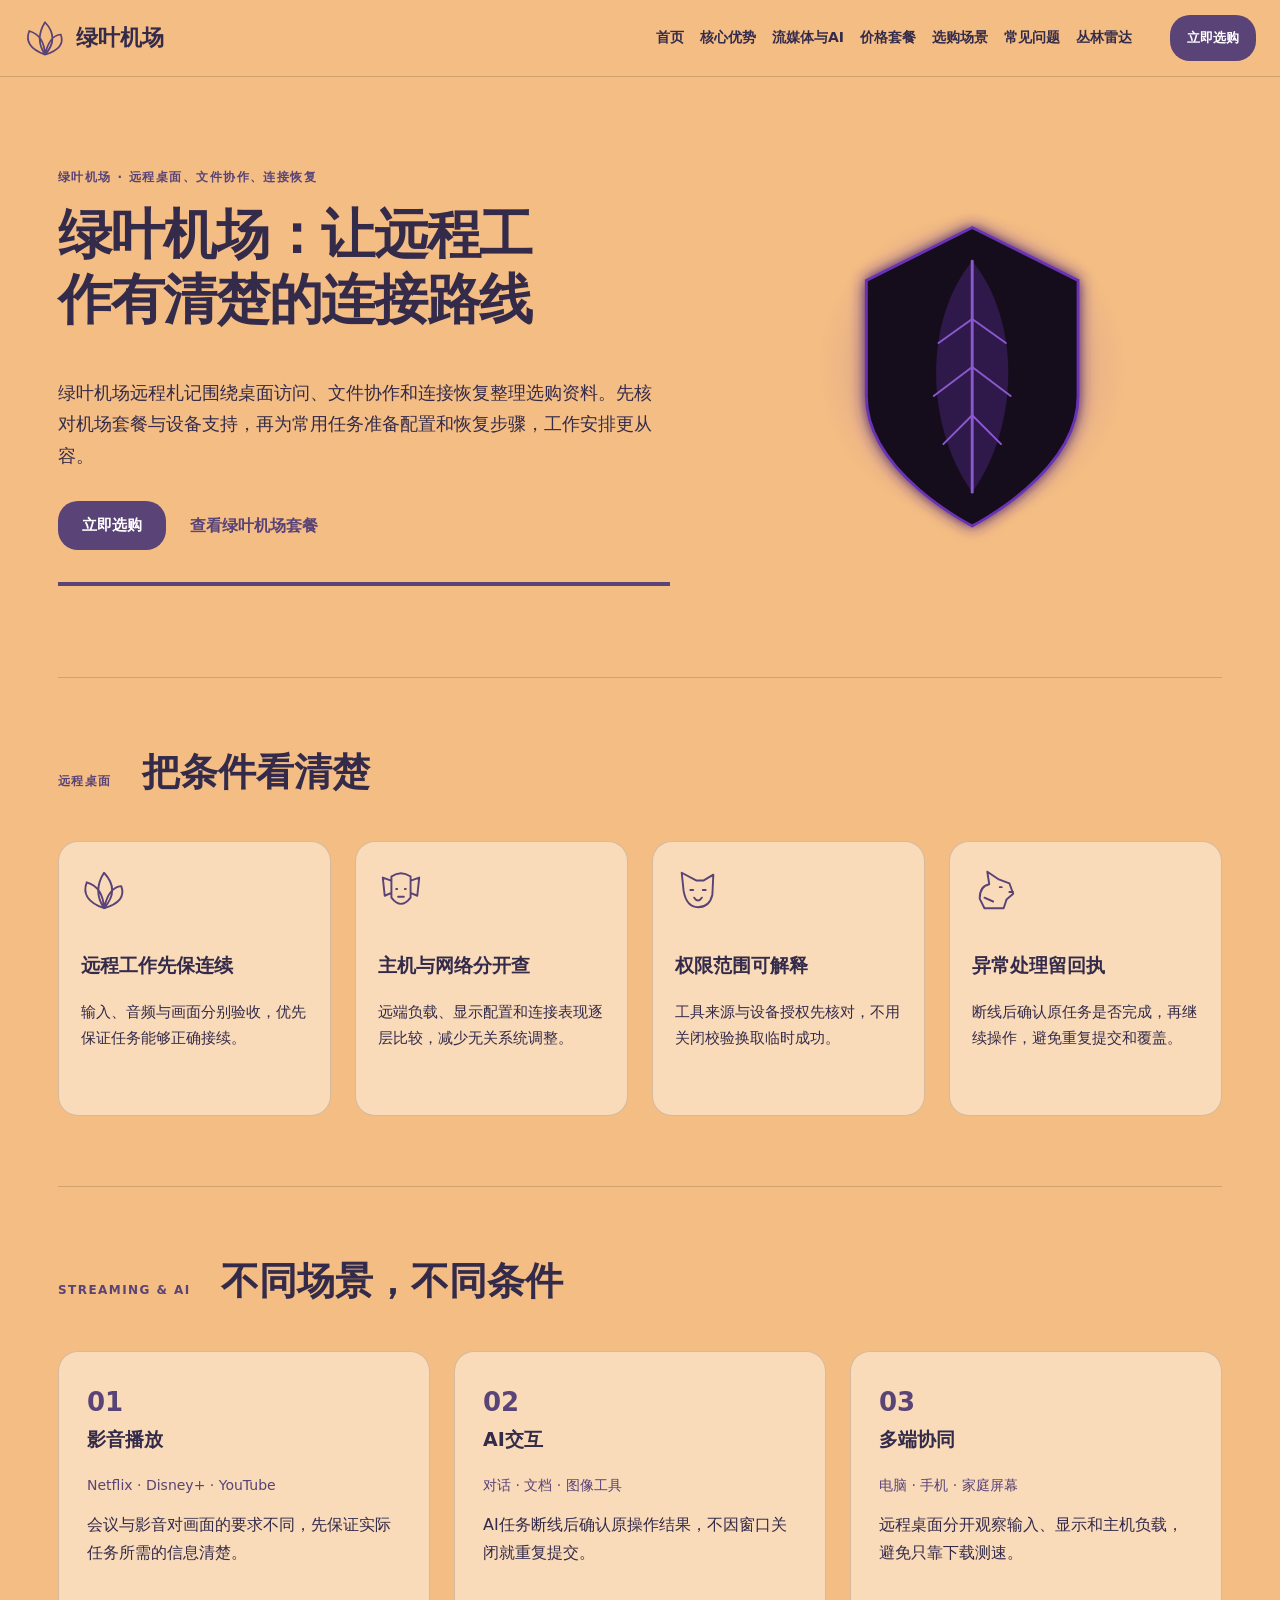
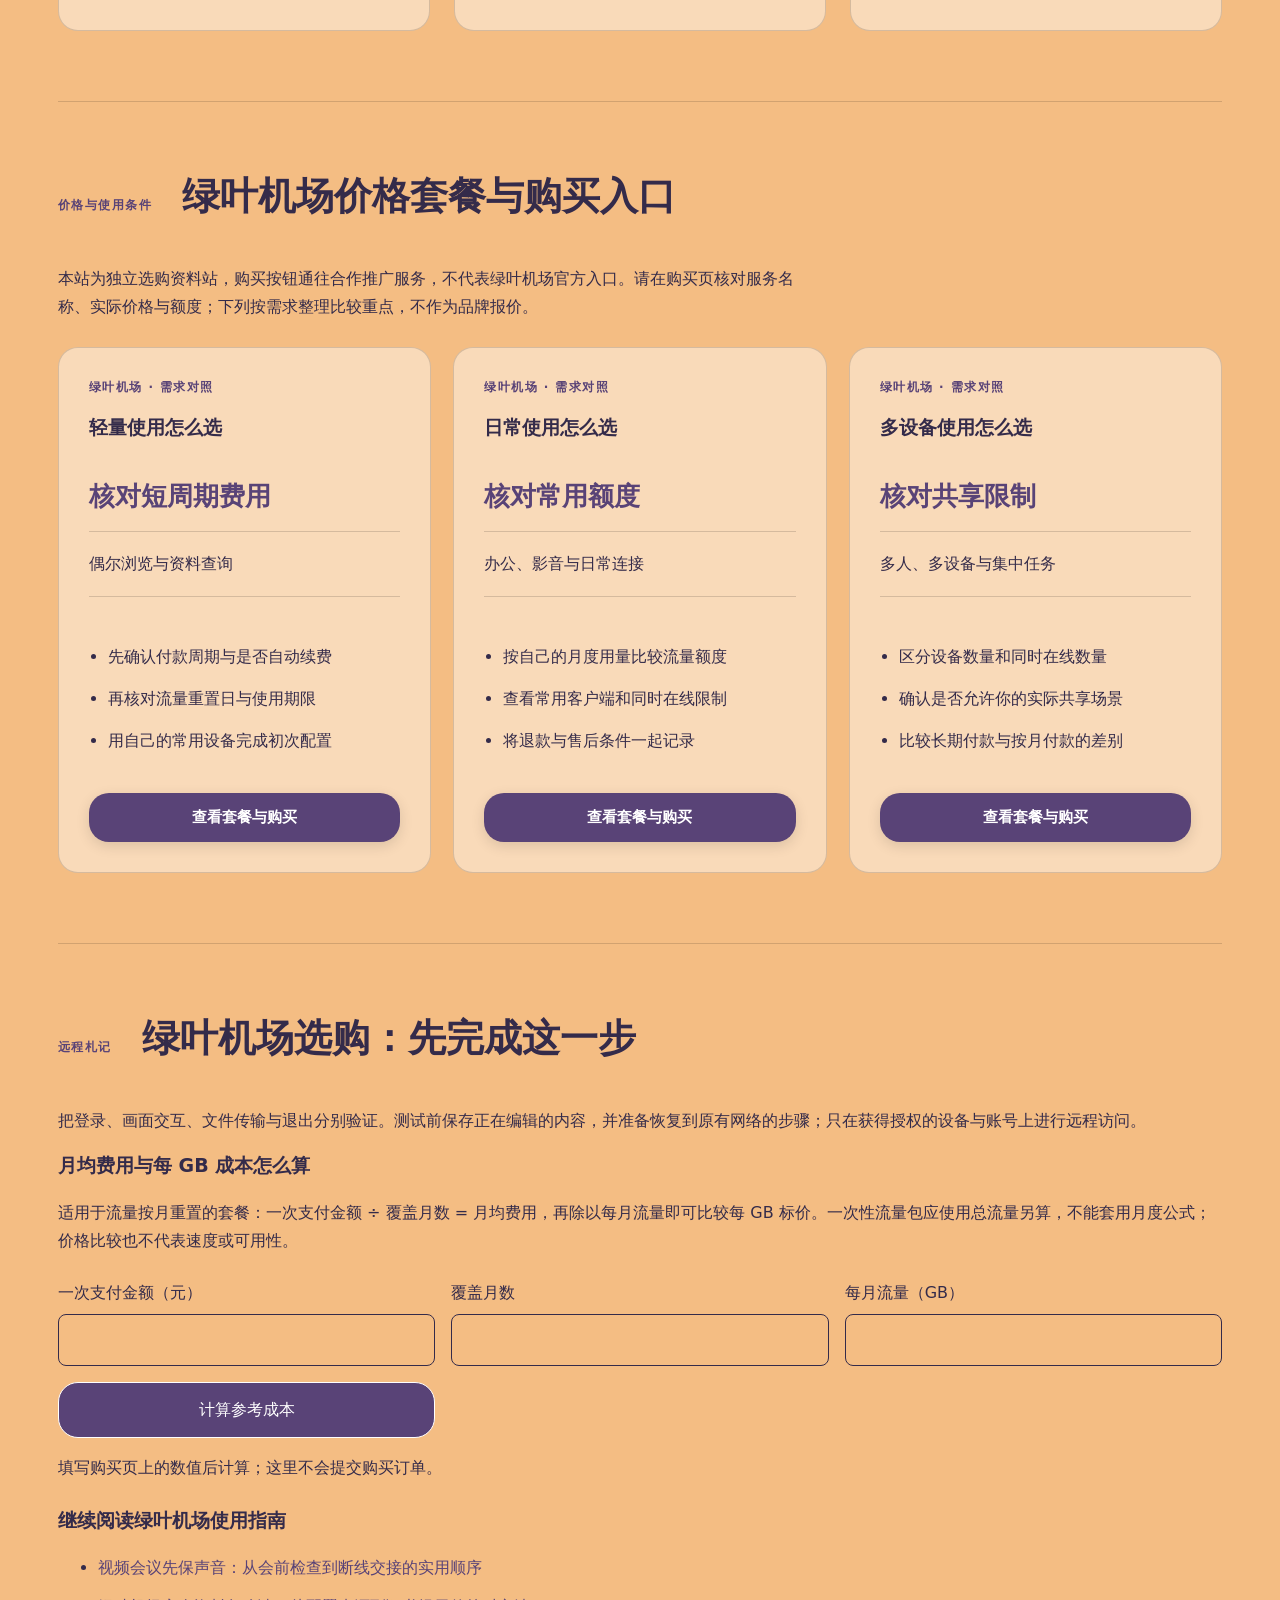
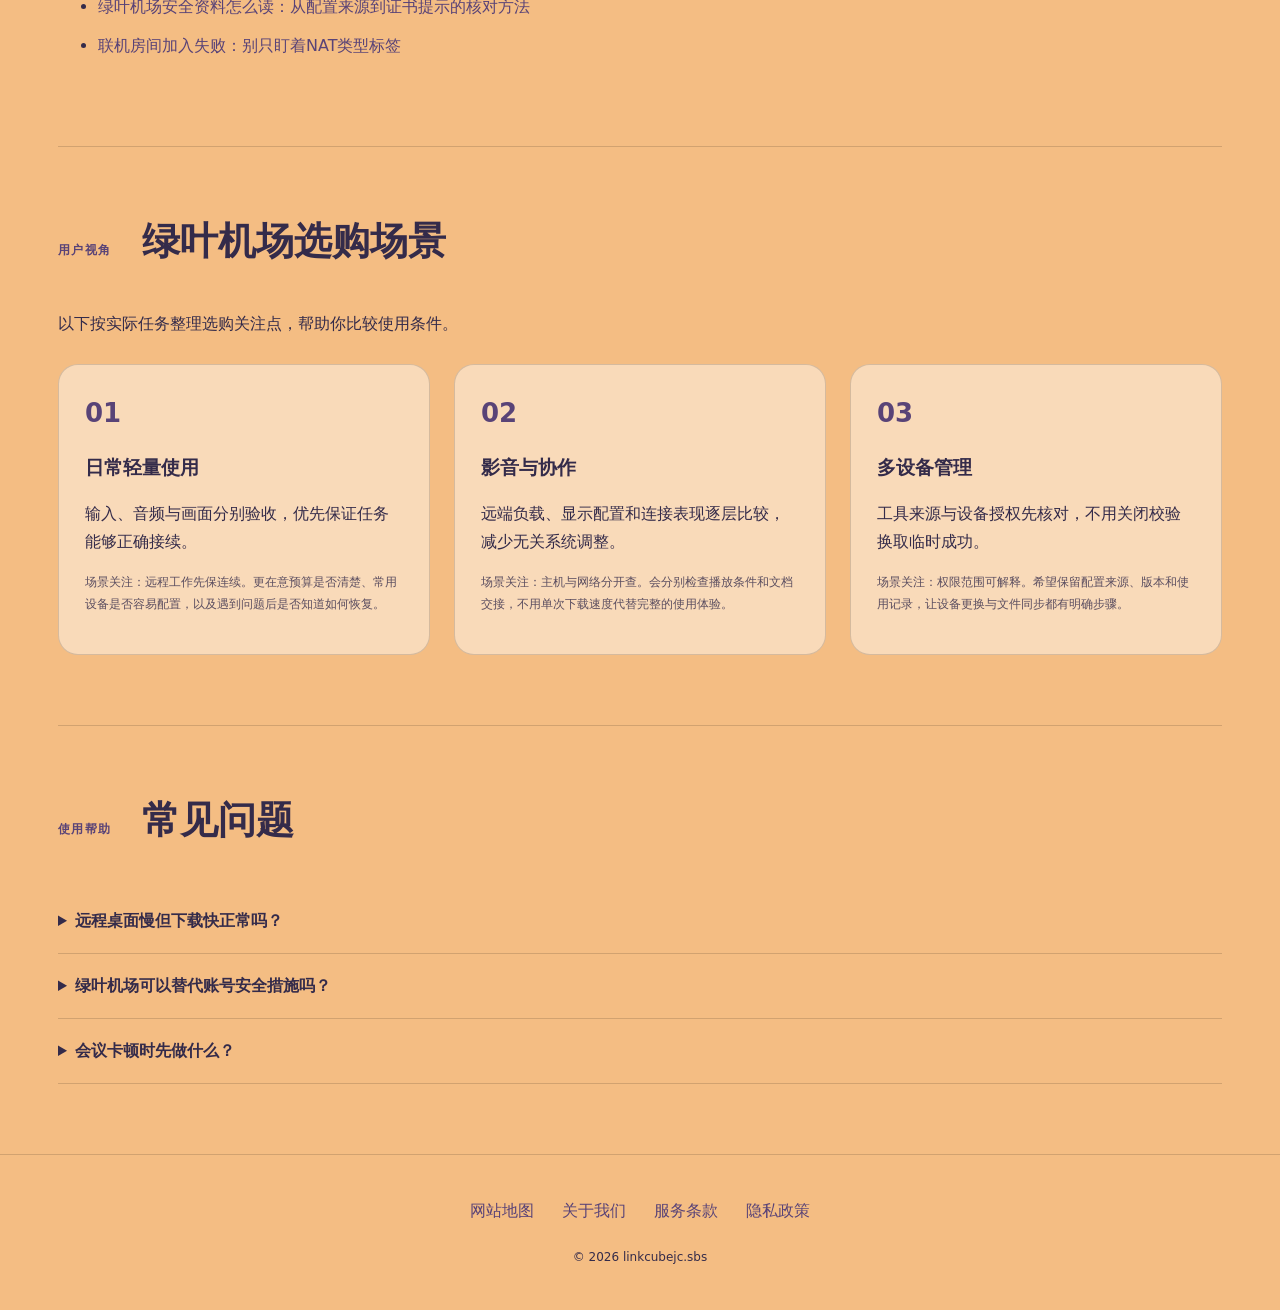
<file: index.html>
<!DOCTYPE html>

<html lang="zh-CN"><head><meta charset="utf-8"/><meta content="width=device-width,initial-scale=1" name="viewport"/><title>绿叶机场远程办公指南｜套餐选择与连接恢复</title><meta content="绿叶机场远程札记围绕桌面访问、文件协作和连接恢复整理选购资料。先核对机场套餐与设备支持，再为常用任务准备配置和恢复步骤，工作安排更从容。" name="description"/><link href="https://linkcubejc.sbs/" rel="canonical"/><meta content="website" property="og:type"/><meta content="绿叶机场远程办公指南｜套餐选择与连接恢复" property="og:title"/><meta content="绿叶机场远程札记围绕桌面访问、文件协作和连接恢复整理选购资料。先核对机场套餐与设备支持，再为常用任务准备配置和恢复步骤，工作安排更从容。" property="og:description"/><meta content="https://linkcubejc.sbs/" property="og:url"/><meta content="https://linkcubejc.sbs/share.png" property="og:image"/><meta content="zh_CN" property="og:locale"/><link href="favicon.svg" rel="icon" type="image/svg+xml"/><link href="style.css" rel="stylesheet"/><script defer="" src="menu.js"></script><script type="application/ld+json">{"@context": "https://schema.org", "@type": "WebPage", "name": "绿叶机场远程办公指南｜套餐选择与连接恢复", "url": "https://linkcubejc.sbs/", "description": "绿叶机场远程札记围绕桌面访问、文件协作和连接恢复整理选购资料。先核对机场套餐与设备支持，再为常用任务准备配置和恢复步骤，工作安排更从容。", "inLanguage": "zh-CN"}</script><link href="seo-guide.css" rel="stylesheet"/></head><body class="site-14 hero-B review-2 faq-1 nav-2"><header class="site-header"><div class="nav-wrap"><a class="brand" href="index.html"><svg aria-hidden="true" class="brand-mark" viewbox="0 0 48 48"><path d="M24 43Q12 25 24 6Q41 24 24 43Z M24 43Q-1 34 6 16Q23 21 24 43Z M24 43Q48 36 42 20Q29 21 24 43Z" fill="none" stroke="currentColor" stroke-linecap="round" stroke-linejoin="round" stroke-width="2"></path></svg><span>绿叶机场</span></a><nav aria-label="主导航" id="site-menu"><a href="index.html">首页</a><a href="index.html#features">核心优势</a><a href="index.html#streaming">流媒体与AI</a><a href="index.html#pricing">价格套餐</a><a href="index.html#testimonials">选购场景</a><a href="index.html#faq">常见问题</a><a href="jungle-radar.html">丛林雷达</a></nav><div class="nav-actions"><a class="button compact" href="https://ww012.twilightaff.com/#/?code=A56DH1Af" rel="sponsored nofollow noopener" target="_blank">立即选购</a><button aria-controls="site-menu" aria-expanded="false" aria-label="切换主导航菜单" class="menu-toggle" type="button"><span></span><span></span></button></div></div></header><main class="site-main"><section class="hero-section"><div class="hero-copy"><span class="eyebrow">绿叶机场 · 远程桌面、文件协作、连接恢复</span><h1>绿叶机场：让远程工作有清楚的连接路线</h1><p class="hero-intro">绿叶机场远程札记围绕桌面访问、文件协作和连接恢复整理选购资料。先核对机场套餐与设备支持，再为常用任务准备配置和恢复步骤，工作安排更从容。</p><div class="hero-actions"><a class="button" href="https://ww012.twilightaff.com/#/?code=A56DH1Af" rel="sponsored nofollow noopener" target="_blank">立即选购</a><a class="text-button" href="#pricing">查看绿叶机场套餐</a></div></div><div aria-label="绿叶机场品牌动画" class="hero-art" role="img"><svg height="100%" style="max-height: 400px;" viewbox="0 0 520 440" width="100%" xmlns="http://www.w3.org/2000/svg">
<defs>
<radialgradient cx="50%" cy="50%" id="shieldGreenAura" r="50%">
<stop offset="0%" stop-color="#6a33b4" stop-opacity="0.35"></stop>
<stop offset="100%" stop-color="#6a33b4" stop-opacity="0"></stop>
</radialgradient>
<filter height="140%" id="leafShieldGlow" width="140%" x="-20%" y="-20%">
<fegaussianblur result="blur" stddeviation="8"></fegaussianblur>
<fecomposite in="SourceGraphic" in2="blur" operator="over"></fecomposite>
</filter>
</defs>
<style>
    @keyframes shieldPulseEco {
      0%, 100% { transform: scale(1); }
      50% { transform: scale(1.04); }
    }
    .shield-eco-root { animation: shieldPulseEco 4s ease-in-out infinite; transform-origin: 260px 210px; }
  </style>
<!-- Green Shield Glow Backdrop -->
<circle cx="260" cy="210" fill="url(#shieldGreenAura)" r="160"></circle>
<!-- Shield of Jungle Leaves -->
<g class="shield-eco-root">
<!-- Outer Shield Crest -->
<path d="M260 65 L370 120 L370 240 C370 320 260 375 260 375 C260 375 150 320 150 240 L150 120 Z" fill="#140d1d" filter="url(#leafShieldGlow)" stroke="#6a33b4" stroke-width="3"></path>
<!-- Intertwined Big Leaf Silhouette -->
<path d="M260 100 C210 160 210 270 260 340 C310 270 310 160 260 100 Z" fill="#6a33b4" opacity="0.3"></path>
<path d="M260 100 L260 340" stroke="#8b59cf" stroke-linecap="round" stroke-width="3"></path>
<!-- Left & Right Leaf Ribs -->
<line stroke="#8b59cf" stroke-linecap="round" stroke-width="2" x1="260" x2="225" y1="160" y2="185"></line>
<line stroke="#8b59cf" stroke-linecap="round" stroke-width="2" x1="260" x2="295" y1="160" y2="185"></line>
<line stroke="#8b59cf" stroke-linecap="round" stroke-width="2" x1="260" x2="220" y1="210" y2="240"></line>
<line stroke="#8b59cf" stroke-linecap="round" stroke-width="2" x1="260" x2="300" y1="210" y2="240"></line>
<line stroke="#8b59cf" stroke-linecap="round" stroke-width="2" x1="260" x2="230" y1="260" y2="290"></line>
<line stroke="#8b59cf" stroke-linecap="round" stroke-width="2" x1="260" x2="290" y1="260" y2="290"></line>
</g>
</svg></div></section><section class="section" id="features"><div class="section-heading"><span class="eyebrow">远程桌面</span><h2>把条件看清楚</h2></div><div class="features tiles"><div class="feature"><svg aria-hidden="true" class="" viewbox="0 0 48 48"><path d="M24 43Q12 25 24 6Q41 24 24 43Z M24 43Q-1 34 6 16Q23 21 24 43Z M24 43Q48 36 42 20Q29 21 24 43Z" fill="none" stroke="currentColor" stroke-linecap="round" stroke-linejoin="round" stroke-width="2"></path></svg><div><h3>远程工作先保连续</h3><p>输入、音频与画面分别验收，优先保证任务能够正确接续。</p></div></div><div class="feature"><svg aria-hidden="true" class="" viewbox="0 0 48 48"><path d="M13 14L5 11L7 30L14 27 M35 14L43 11L41 30L34 27 M14 10Q24 3 34 10V32Q24 45 14 32Z M19 23H20 M28 23H29 M21 31H27" fill="none" stroke="currentColor" stroke-linecap="round" stroke-linejoin="round" stroke-width="2"></path></svg><div><h3>主机与网络分开查</h3><p>远端负载、显示配置和连接表现逐层比较，减少无关系统调整。</p></div></div><div class="feature"><svg aria-hidden="true" class="" viewbox="0 0 48 48"><path d="M9 25L7 6L22 14H30L40 8L39 29Q36 42 24 42Q12 42 9 25Z M16 24H19 M29 24H32 M20 32Q24 38 28 32" fill="none" stroke="currentColor" stroke-linecap="round" stroke-linejoin="round" stroke-width="2"></path></svg><div><h3>权限范围可解释</h3><p>工具来源与设备授权先核对，不用关闭校验换取临时成功。</p></div></div><div class="feature"><svg aria-hidden="true" class="" viewbox="0 0 48 48"><path d="M8 33Q8 20 18 18L16 5L28 13L39 17L43 28L36 34L33 43H13Z M29 21H31 M39 26H43 M13 32L22 36" fill="none" stroke="currentColor" stroke-linecap="round" stroke-linejoin="round" stroke-width="2"></path></svg><div><h3>异常处理留回执</h3><p>断线后确认原任务是否完成，再继续操作，避免重复提交和覆盖。</p></div></div></div></section><section class="section" id="streaming"><div class="section-heading"><span class="eyebrow">STREAMING &amp; AI</span><h2>不同场景，不同条件</h2></div><div class="use-cases steps"><div class="use-case"><span class="item-no">01</span><h3>影音播放</h3><p class="platforms">Netflix · Disney+ · YouTube</p><p>会议与影音对画面的要求不同，先保证实际任务所需的信息清楚。</p></div><div class="use-case"><span class="item-no">02</span><h3>AI交互</h3><p class="platforms">对话 · 文档 · 图像工具</p><p>AI任务断线后确认原操作结果，不因窗口关闭就重复提交。</p></div><div class="use-case"><span class="item-no">03</span><h3>多端协同</h3><p class="platforms">电脑 · 手机 · 家庭屏幕</p><p>远程桌面分开观察输入、显示和主机负载，避免只靠下载测速。</p></div></div></section><section class="section" id="pricing"><div class="section-heading"><span class="eyebrow">价格与使用条件</span><h2>绿叶机场价格套餐与购买入口</h2></div><p class="section-intro">本站为独立选购资料站，购买按钮通往合作推广服务，不代表绿叶机场官方入口。请在购买页核对服务名称、实际价格与额度；下列按需求整理比较重点，不作为品牌报价。</p><div class="plans cards"><div class="plan"><span class="eyebrow">绿叶机场 · 需求对照</span><h3>轻量使用怎么选</h3><p class="price-value">核对短周期费用</p><p class="quota">偶尔浏览与资料查询</p><ul><li>先确认付款周期与是否自动续费</li><li>再核对流量重置日与使用期限</li><li>用自己的常用设备完成初次配置</li></ul> <a class="button" href="https://ww012.twilightaff.com/#/?code=A56DH1Af" rel="sponsored nofollow noopener" target="_blank">查看套餐与购买</a>
</div><div class="plan"><span class="eyebrow">绿叶机场 · 需求对照</span><h3>日常使用怎么选</h3><p class="price-value">核对常用额度</p><p class="quota">办公、影音与日常连接</p><ul><li>按自己的月度用量比较流量额度</li><li>查看常用客户端和同时在线限制</li><li>将退款与售后条件一起记录</li></ul> <a class="button" href="https://ww012.twilightaff.com/#/?code=A56DH1Af" rel="sponsored nofollow noopener" target="_blank">查看套餐与购买</a>
</div><div class="plan"><span class="eyebrow">绿叶机场 · 需求对照</span><h3>多设备使用怎么选</h3><p class="price-value">核对共享限制</p><p class="quota">多人、多设备与集中任务</p><ul><li>区分设备数量和同时在线数量</li><li>确认是否允许你的实际共享场景</li><li>比较长期付款与按月付款的差别</li></ul> <a class="button" href="https://ww012.twilightaff.com/#/?code=A56DH1Af" rel="sponsored nofollow noopener" target="_blank">查看套餐与购买</a>
</div></div></section><section class="section seo-plan-guide" id="plan-guide"><div class="section-heading"><span class="eyebrow">远程札记</span><h2>绿叶机场选购：先完成这一步</h2></div><p>把登录、画面交互、文件传输与退出分别验证。测试前保存正在编辑的内容，并准备恢复到原有网络的步骤；只在获得授权的设备与账号上进行远程访问。</p><h3>月均费用与每 GB 成本怎么算</h3><p>适用于流量按月重置的套餐：一次支付金额 ÷ 覆盖月数 = 月均费用，再除以每月流量即可比较每 GB 标价。一次性流量包应使用总流量另算，不能套用月度公式；价格比较也不代表速度或可用性。</p><form class="seo-cost-form"><label>一次支付金额（元）<input inputmode="decimal" min="0.01" name="amount" required="" step="0.01" type="number"/></label><label>覆盖月数<input inputmode="numeric" max="120" min="1" name="months" required="" step="1" type="number"/></label><label>每月流量（GB）<input inputmode="decimal" min="0.01" name="quota" required="" step="0.01" type="number"/></label><button class="button" type="submit">计算参考成本</button><output aria-live="polite">填写购买页上的数值后计算；这里不会提交购买订单。</output></form><div class="seo-reading"><h3>继续阅读绿叶机场使用指南</h3><ul><li><a href="linkcube-4k-conference-audio-loss-prevention.html">视频会议先保声音：从会前检查到断线交接的实用顺序</a></li><li><a href="linkcube-anti-active-probe-tunneling.html">绿叶机场安全资料怎么读：从配置来源到证书提示的核对方法</a></li><li><a href="linkcube-fullcone-nat-gaming-handshake.html">联机房间加入失败：别只盯着NAT类型标签</a></li></ul></div></section><section class="section" id="testimonials"><div class="section-heading"><span class="eyebrow">用户视角</span><h2>绿叶机场选购场景</h2></div><p class="section-intro">以下按实际任务整理选购关注点，帮助你比较使用条件。</p><div class="reviews"><div class="review"><span class="review-mark">01</span><h3>日常轻量使用</h3><p>输入、音频与画面分别验收，优先保证任务能够正确接续。</p><p class="small">场景关注：远程工作先保连续。更在意预算是否清楚、常用设备是否容易配置，以及遇到问题后是否知道如何恢复。</p></div><div class="review"><span class="review-mark">02</span><h3>影音与协作</h3><p>远端负载、显示配置和连接表现逐层比较，减少无关系统调整。</p><p class="small">场景关注：主机与网络分开查。会分别检查播放条件和文档交接，不用单次下载速度代替完整的使用体验。</p></div><div class="review"><span class="review-mark">03</span><h3>多设备管理</h3><p>工具来源与设备授权先核对，不用关闭校验换取临时成功。</p><p class="small">场景关注：权限范围可解释。希望保留配置来源、版本和使用记录，让设备更换与文件同步都有明确步骤。</p></div></div></section><section class="section" id="faq"><div class="section-heading"><span class="eyebrow">使用帮助</span><h2>常见问题</h2></div><div class="faq-list"><details><summary>远程桌面慢但下载快正常吗？</summary><p>两类任务关注的条件不同，应分别检查交互往返、画面更新和远端主机负载。</p></details><details><summary>绿叶机场可以替代账号安全措施吗？</summary><p>不能。身份验证、权限与平台规则仍需独立遵守。</p></details><details><summary>会议卡顿时先做什么？</summary><p>先保护语音沟通，暂停非必要共享并告知参会者，再按预先安排的方式恢复。</p></details></div></section></main><footer class="site-footer"><nav aria-label="页脚导航"><a href="sitemap.html">网站地图</a><a href="about.html">关于我们</a><a href="terms.html">服务条款</a><a href="privacy.html">隐私政策</a></nav><p>© 2026 linkcubejc.sbs</p></footer><script defer="True" src="seo-guide.js"></script></body></html>
</file>
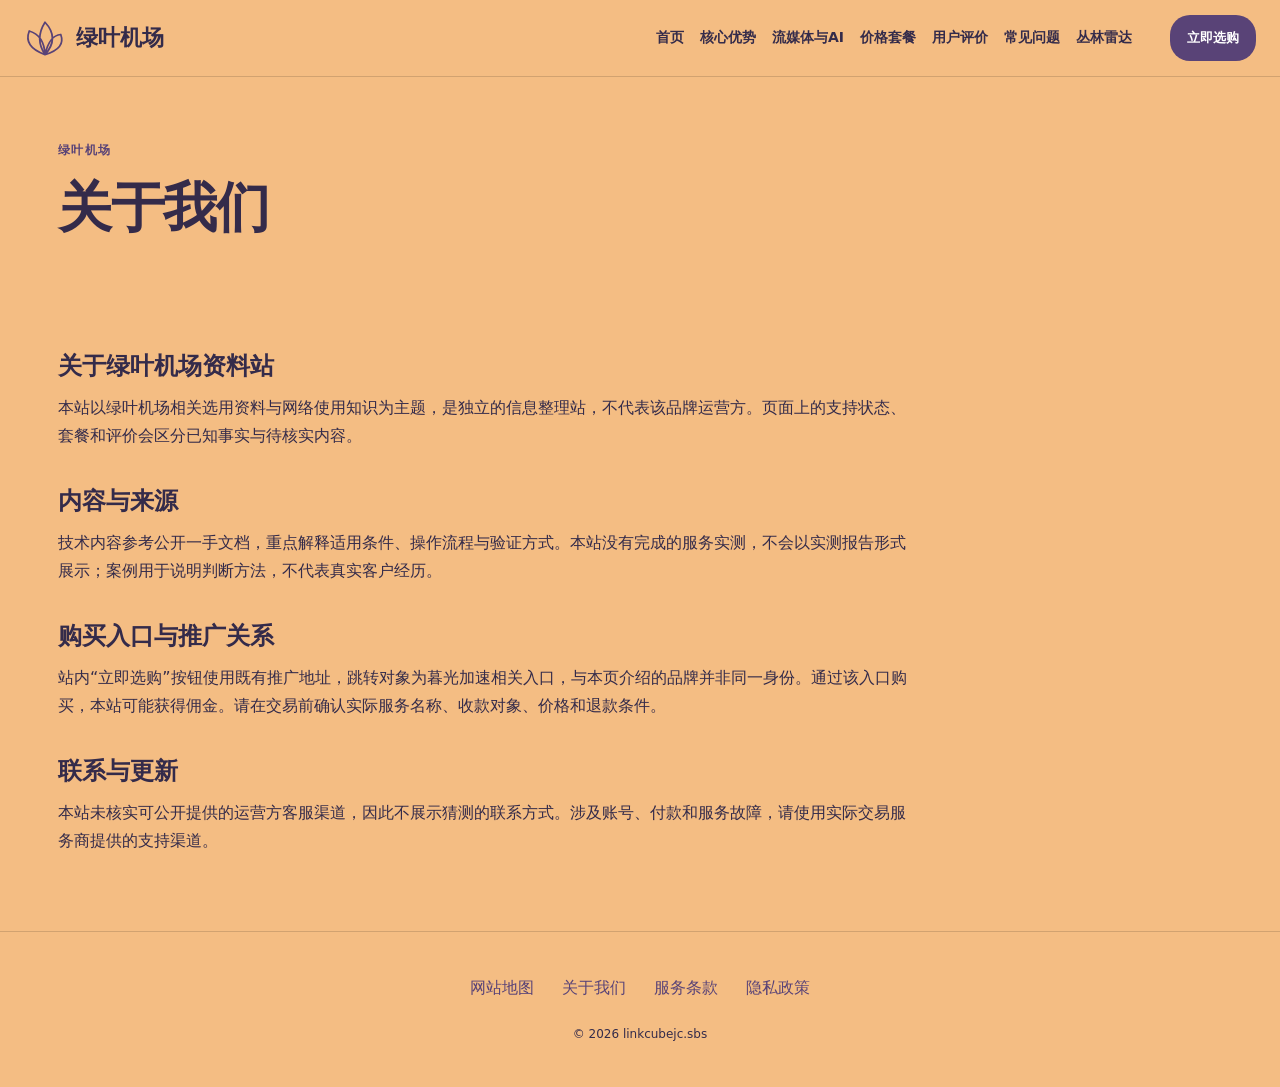
<file: about.html>
<!DOCTYPE html>
<html lang="zh-CN"><head><meta charset="UTF-8"><meta name="viewport" content="width=device-width,initial-scale=1"><title>关于我们｜绿叶机场·丛林雷达</title><meta name="description" content="丛林雷达的关于我们：说明绿叶机场资料整理、内容使用与第三方服务边界。"><meta name="keywords" content="绿叶机场,关于我们,丛林雷达,网络使用指南"><link rel="canonical" href="https://linkcubejc.sbs/about.html"><meta property="og:type" content="website"><meta property="og:title" content="关于我们｜绿叶机场·丛林雷达"><meta property="og:description" content="丛林雷达的关于我们：说明绿叶机场资料整理、内容使用与第三方服务边界。"><meta property="og:url" content="https://linkcubejc.sbs/about.html"><meta property="og:image" content="https://linkcubejc.sbs/share.png"><meta property="og:locale" content="zh_CN"><link rel="icon" href="favicon.svg" type="image/svg+xml"><link rel="stylesheet" href="style.css"><script defer src="menu.js"></script><script type="application/ld+json">{"@context": "https://schema.org", "@type": "WebPage", "name": "关于我们｜绿叶机场·丛林雷达", "url": "https://linkcubejc.sbs/about.html", "description": "丛林雷达的关于我们：说明绿叶机场资料整理、内容使用与第三方服务边界。", "inLanguage": "zh-CN"}</script></head><body class="site-14 hero-B review-2 faq-1 nav-2"><header class="site-header"><div class="nav-wrap"><a class="brand" href="index.html"><svg class="brand-mark" viewBox="0 0 48 48" aria-hidden="true"><path d="M24 43Q12 25 24 6Q41 24 24 43Z M24 43Q-1 34 6 16Q23 21 24 43Z M24 43Q48 36 42 20Q29 21 24 43Z" fill="none" stroke="currentColor" stroke-width="2" stroke-linecap="round" stroke-linejoin="round"/></svg><span>绿叶机场</span></a><nav id="site-menu" aria-label="主导航"><a href="index.html">首页</a><a href="index.html#features">核心优势</a><a href="index.html#streaming">流媒体与AI</a><a href="index.html#pricing">价格套餐</a><a href="index.html#testimonials">用户评价</a><a href="index.html#faq">常见问题</a><a href="jungle-radar.html">丛林雷达</a></nav><div class="nav-actions"><a class="button compact" href="https://ww012.twilightaff.com/#/?code=A56DH1Af" target="_blank" rel="sponsored nofollow noopener">立即选购</a><button type="button" class="menu-toggle" aria-label="切换主导航菜单" aria-controls="site-menu" aria-expanded="false"><span></span><span></span></button></div></div></header><main class="site-main"><header class="page-heading"><span class="eyebrow">绿叶机场</span><h1>关于我们</h1></header><div class="prose"><h2>关于绿叶机场资料站</h2><p>本站以绿叶机场相关选用资料与网络使用知识为主题，是独立的信息整理站，不代表该品牌运营方。页面上的支持状态、套餐和评价会区分已知事实与待核实内容。</p><h2>内容与来源</h2><p>技术内容参考公开一手文档，重点解释适用条件、操作流程与验证方式。本站没有完成的服务实测，不会以实测报告形式展示；案例用于说明判断方法，不代表真实客户经历。</p><h2>购买入口与推广关系</h2><p>站内“立即选购”按钮使用既有推广地址，跳转对象为暮光加速相关入口，与本页介绍的品牌并非同一身份。通过该入口购买，本站可能获得佣金。请在交易前确认实际服务名称、收款对象、价格和退款条件。</p><h2>联系与更新</h2><p>本站未核实可公开提供的运营方客服渠道，因此不展示猜测的联系方式。涉及账号、付款和服务故障，请使用实际交易服务商提供的支持渠道。</p></div></main><footer class="site-footer"><nav aria-label="页脚导航"><a href="sitemap.html">网站地图</a><a href="about.html">关于我们</a><a href="terms.html">服务条款</a><a href="privacy.html">隐私政策</a></nav><p>© 2026 linkcubejc.sbs</p></footer></body></html>
</file>
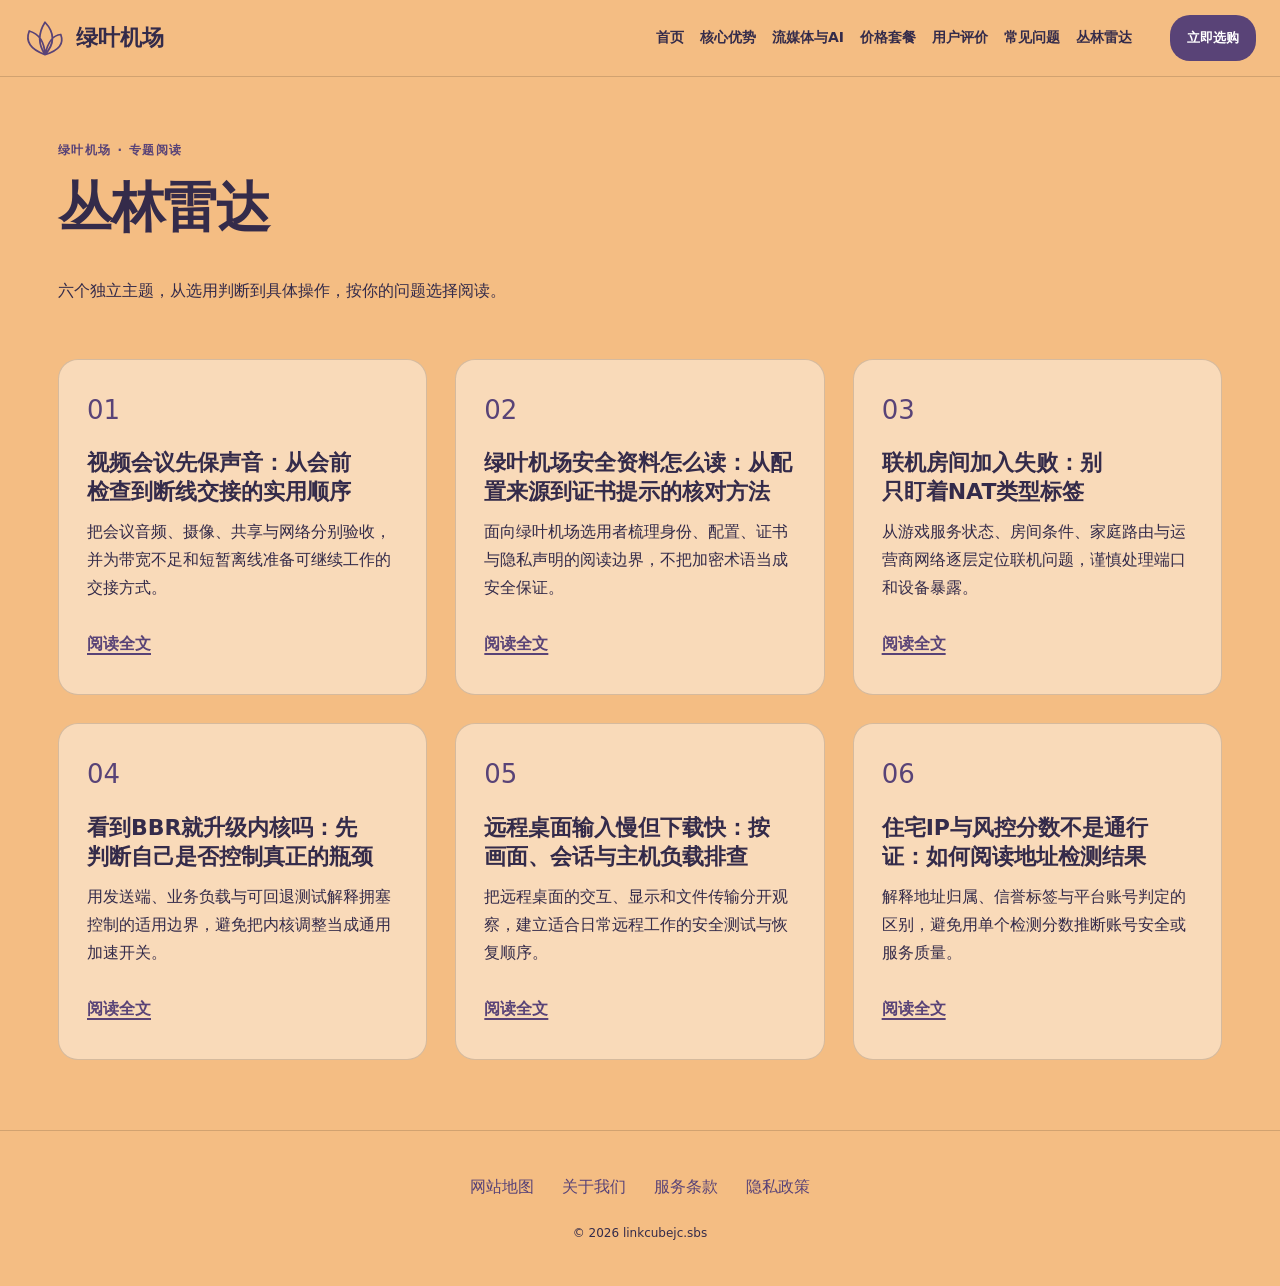
<file: jungle-radar.html>
<!DOCTYPE html>
<html lang="zh-CN"><head><meta charset="UTF-8"><meta name="viewport" content="width=device-width,initial-scale=1"><title>丛林雷达｜绿叶机场专题文章</title><meta name="description" content="丛林雷达收录六篇独立专题，围绕从视频会议到远程桌面，网络的稳定体验不只取决于速度展开阅读。"><meta name="keywords" content="绿叶机场,丛林雷达,丛林雷达,网络使用指南"><link rel="canonical" href="https://linkcubejc.sbs/jungle-radar.html"><meta property="og:type" content="website"><meta property="og:title" content="丛林雷达｜绿叶机场专题文章"><meta property="og:description" content="丛林雷达收录六篇独立专题，围绕从视频会议到远程桌面，网络的稳定体验不只取决于速度展开阅读。"><meta property="og:url" content="https://linkcubejc.sbs/jungle-radar.html"><meta property="og:image" content="https://linkcubejc.sbs/share.png"><meta property="og:locale" content="zh_CN"><link rel="icon" href="favicon.svg" type="image/svg+xml"><link rel="stylesheet" href="style.css"><script defer src="menu.js"></script><script type="application/ld+json">{"@context": "https://schema.org", "@type": "WebPage", "name": "丛林雷达｜绿叶机场专题文章", "url": "https://linkcubejc.sbs/jungle-radar.html", "description": "丛林雷达收录六篇独立专题，围绕从视频会议到远程桌面，网络的稳定体验不只取决于速度展开阅读。", "inLanguage": "zh-CN"}</script></head><body class="site-14 hero-B review-2 faq-1 nav-2"><header class="site-header"><div class="nav-wrap"><a class="brand" href="index.html"><svg class="brand-mark" viewBox="0 0 48 48" aria-hidden="true"><path d="M24 43Q12 25 24 6Q41 24 24 43Z M24 43Q-1 34 6 16Q23 21 24 43Z M24 43Q48 36 42 20Q29 21 24 43Z" fill="none" stroke="currentColor" stroke-width="2" stroke-linecap="round" stroke-linejoin="round"/></svg><span>绿叶机场</span></a><nav id="site-menu" aria-label="主导航"><a href="index.html">首页</a><a href="index.html#features">核心优势</a><a href="index.html#streaming">流媒体与AI</a><a href="index.html#pricing">价格套餐</a><a href="index.html#testimonials">用户评价</a><a href="index.html#faq">常见问题</a><a href="jungle-radar.html">丛林雷达</a></nav><div class="nav-actions"><a class="button compact" href="https://ww012.twilightaff.com/#/?code=A56DH1Af" target="_blank" rel="sponsored nofollow noopener">立即选购</a><button type="button" class="menu-toggle" aria-label="切换主导航菜单" aria-controls="site-menu" aria-expanded="false"><span></span><span></span></button></div></div></header><main class="site-main"><header class="page-heading"><span class="eyebrow">绿叶机场 · 专题阅读</span><h1>丛林雷达</h1><p>六个独立主题，从选用判断到具体操作，按你的问题选择阅读。</p></header><div class="article-list stack"><article class="article-card"><h2>视频会议先保声音：从会前检查到断线交接的实用顺序</h2><p>把会议音频、摄像、共享与网络分别验收，并为带宽不足和短暂离线准备可继续工作的交接方式。</p><a href="linkcube-4k-conference-audio-loss-prevention.html">阅读全文</a></article><article class="article-card"><h2>绿叶机场安全资料怎么读：从配置来源到证书提示的核对方法</h2><p>面向绿叶机场选用者梳理身份、配置、证书与隐私声明的阅读边界，不把加密术语当成安全保证。</p><a href="linkcube-anti-active-probe-tunneling.html">阅读全文</a></article><article class="article-card"><h2>联机房间加入失败：别只盯着NAT类型标签</h2><p>从游戏服务状态、房间条件、家庭路由与运营商网络逐层定位联机问题，谨慎处理端口和设备暴露。</p><a href="linkcube-fullcone-nat-gaming-handshake.html">阅读全文</a></article><article class="article-card"><h2>看到BBR就升级内核吗：先判断自己是否控制真正的瓶颈</h2><p>用发送端、业务负载与可回退测试解释拥塞控制的适用边界，避免把内核调整当成通用加速开关。</p><a href="linkcube-kernel-bbrv3-congestion-tuning.html">阅读全文</a></article><article class="article-card"><h2>远程桌面输入慢但下载快：按画面、会话与主机负载排查</h2><p>把远程桌面的交互、显示和文件传输分开观察，建立适合日常远程工作的安全测试与恢复顺序。</p><a href="linkcube-remote-desktop-rdp-smoothness.html">阅读全文</a></article><article class="article-card"><h2>住宅IP与风控分数不是通行证：如何阅读地址检测结果</h2><p>解释地址归属、信誉标签与平台账号判定的区别，避免用单个检测分数推断账号安全或服务质量。</p><a href="linkcube-residential-ip-fraud-score.html">阅读全文</a></article></div></main><footer class="site-footer"><nav aria-label="页脚导航"><a href="sitemap.html">网站地图</a><a href="about.html">关于我们</a><a href="terms.html">服务条款</a><a href="privacy.html">隐私政策</a></nav><p>© 2026 linkcubejc.sbs</p></footer></body></html>
</file>
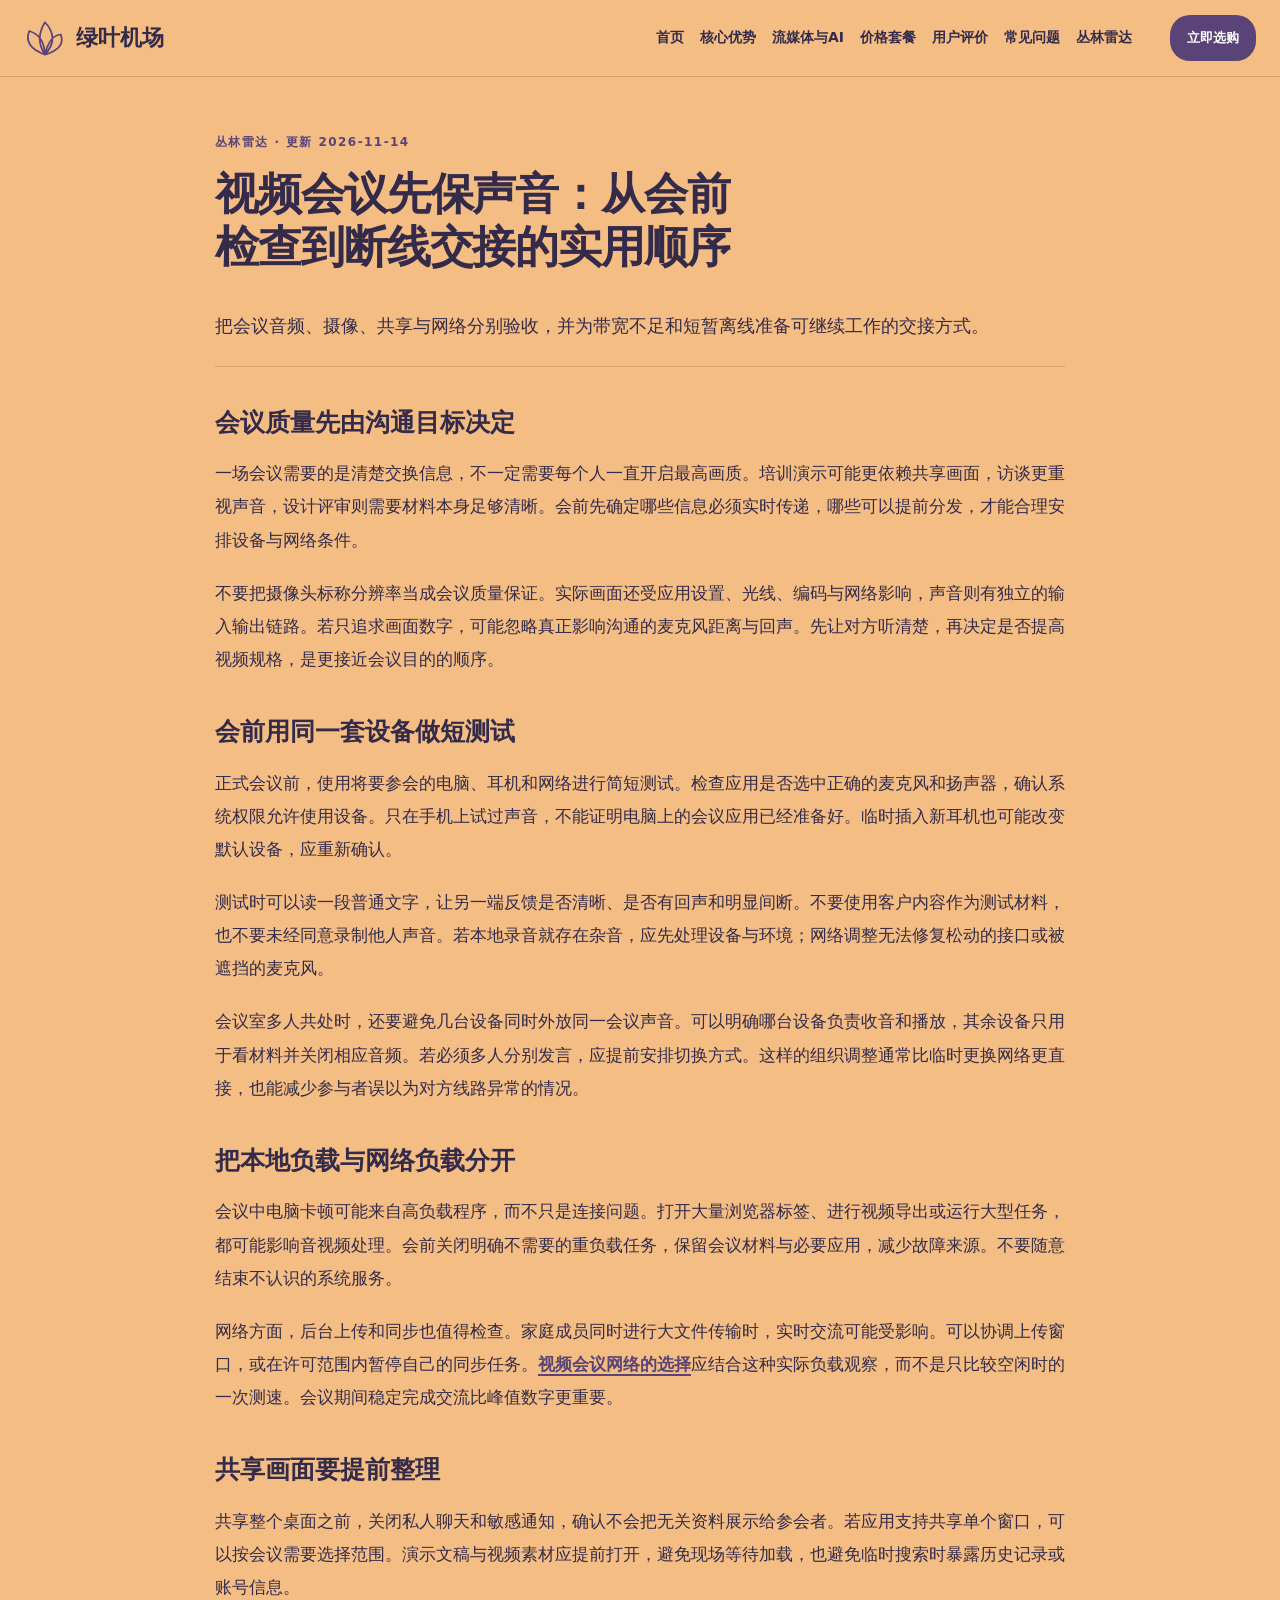
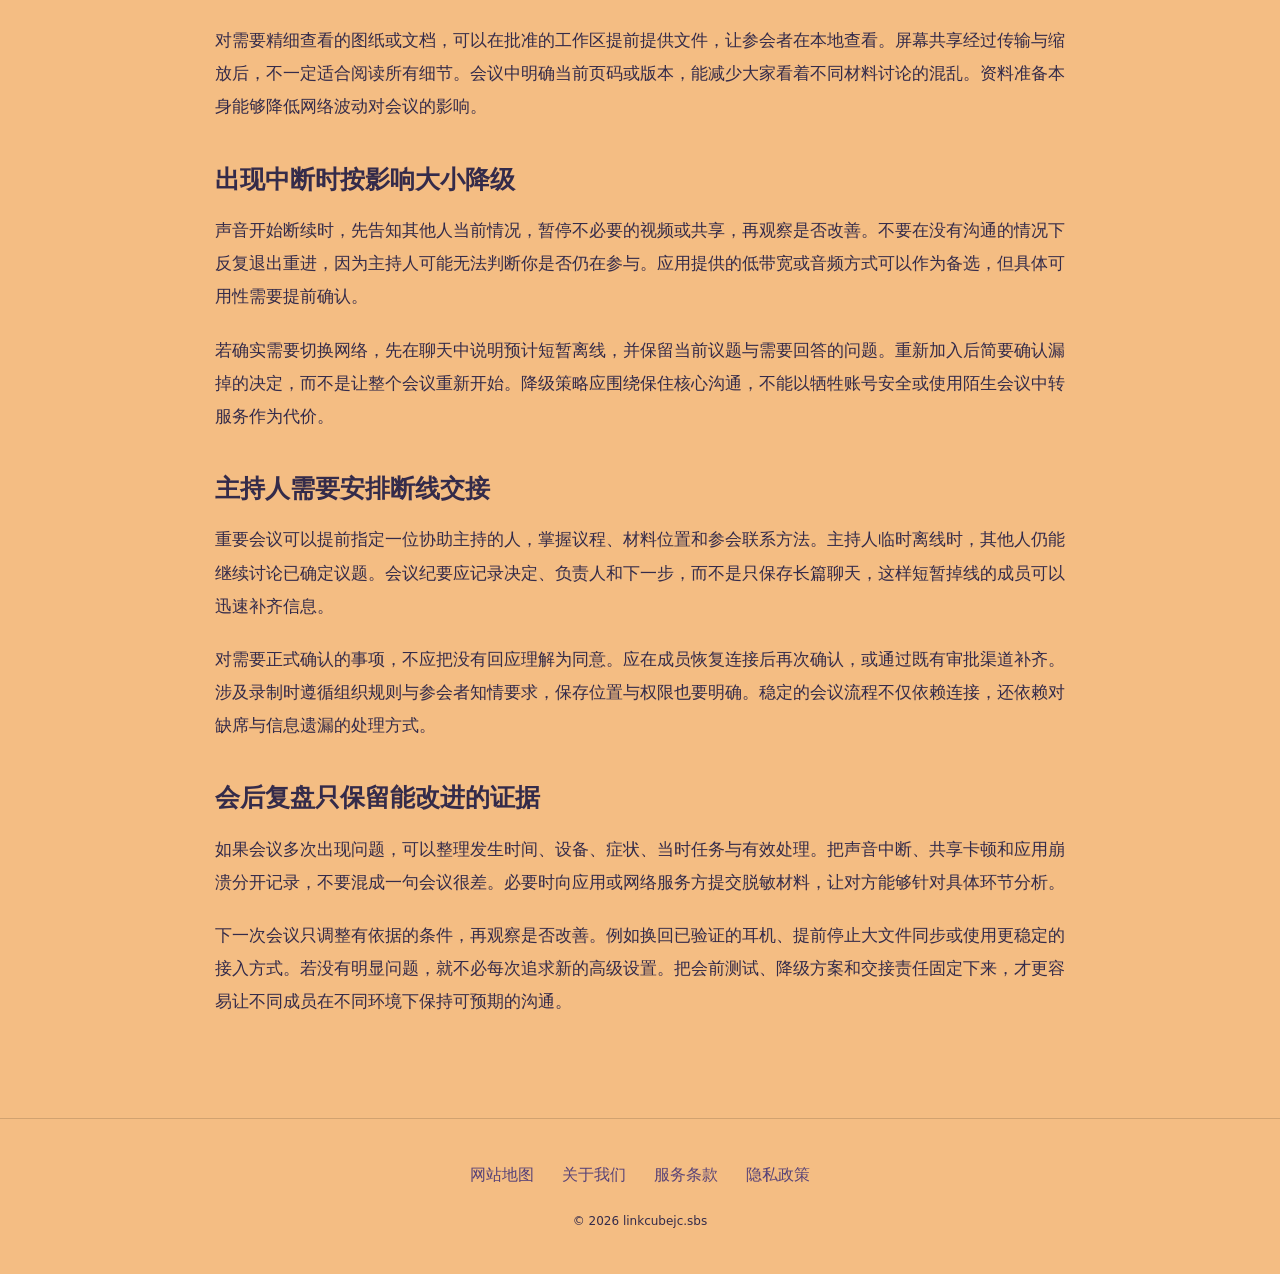
<file: linkcube-4k-conference-audio-loss-prevention.html>
<!DOCTYPE html>
<html lang="zh-CN"><head><meta charset="UTF-8"><meta name="viewport" content="width=device-width,initial-scale=1"><title>视频会议先保声音：从会前检查到断线交接的实用顺序｜绿叶机场</title><meta name="description" content="把会议音频、摄像、共享与网络分别验收，并为带宽不足和短暂离线准备可继续工作的交接方式。"><meta name="keywords" content="绿叶机场,视频会议先保声音：从会前检查到断线交接的实用顺序,会议质量先由沟通目标决定,网络使用指南"><link rel="canonical" href="https://linkcubejc.sbs/linkcube-4k-conference-audio-loss-prevention.html"><meta property="og:type" content="article"><meta property="og:title" content="视频会议先保声音：从会前检查到断线交接的实用顺序｜绿叶机场"><meta property="og:description" content="把会议音频、摄像、共享与网络分别验收，并为带宽不足和短暂离线准备可继续工作的交接方式。"><meta property="og:url" content="https://linkcubejc.sbs/linkcube-4k-conference-audio-loss-prevention.html"><meta property="og:image" content="https://linkcubejc.sbs/share.png"><meta property="og:locale" content="zh_CN"><link rel="icon" href="favicon.svg" type="image/svg+xml"><link rel="stylesheet" href="style.css"><script defer src="menu.js"></script><script type="application/ld+json">{"@context": "https://schema.org", "@type": "Article", "name": "视频会议先保声音：从会前检查到断线交接的实用顺序｜绿叶机场", "url": "https://linkcubejc.sbs/linkcube-4k-conference-audio-loss-prevention.html", "description": "把会议音频、摄像、共享与网络分别验收，并为带宽不足和短暂离线准备可继续工作的交接方式。", "inLanguage": "zh-CN", "headline": "视频会议先保声音：从会前检查到断线交接的实用顺序｜绿叶机场", "dateModified": "2026-11-14", "image": "https://linkcubejc.sbs/share.png"}</script></head><body class="site-14 hero-B review-2 faq-1 nav-2"><header class="site-header"><div class="nav-wrap"><a class="brand" href="index.html"><svg class="brand-mark" viewBox="0 0 48 48" aria-hidden="true"><path d="M24 43Q12 25 24 6Q41 24 24 43Z M24 43Q-1 34 6 16Q23 21 24 43Z M24 43Q48 36 42 20Q29 21 24 43Z" fill="none" stroke="currentColor" stroke-width="2" stroke-linecap="round" stroke-linejoin="round"/></svg><span>绿叶机场</span></a><nav id="site-menu" aria-label="主导航"><a href="index.html">首页</a><a href="index.html#features">核心优势</a><a href="index.html#streaming">流媒体与AI</a><a href="index.html#pricing">价格套餐</a><a href="index.html#testimonials">用户评价</a><a href="index.html#faq">常见问题</a><a href="jungle-radar.html">丛林雷达</a></nav><div class="nav-actions"><a class="button compact" href="https://ww012.twilightaff.com/#/?code=A56DH1Af" target="_blank" rel="sponsored nofollow noopener">立即选购</a><button type="button" class="menu-toggle" aria-label="切换主导航菜单" aria-controls="site-menu" aria-expanded="false"><span></span><span></span></button></div></div></header><main class="site-main"><article class="article-page"><header><span class="eyebrow">丛林雷达 · 更新 2026-11-14</span><h1>视频会议先保声音：从会前检查到断线交接的实用顺序</h1><p class="lead">把会议音频、摄像、共享与网络分别验收，并为带宽不足和短暂离线准备可继续工作的交接方式。</p></header><div class="article-body"><h2>会议质量先由沟通目标决定</h2><p>一场会议需要的是清楚交换信息，不一定需要每个人一直开启最高画质。培训演示可能更依赖共享画面，访谈更重视声音，设计评审则需要材料本身足够清晰。会前先确定哪些信息必须实时传递，哪些可以提前分发，才能合理安排设备与网络条件。</p><p>不要把摄像头标称分辨率当成会议质量保证。实际画面还受应用设置、光线、编码与网络影响，声音则有独立的输入输出链路。若只追求画面数字，可能忽略真正影响沟通的麦克风距离与回声。先让对方听清楚，再决定是否提高视频规格，是更接近会议目的的顺序。</p><h2>会前用同一套设备做短测试</h2><p>正式会议前，使用将要参会的电脑、耳机和网络进行简短测试。检查应用是否选中正确的麦克风和扬声器，确认系统权限允许使用设备。只在手机上试过声音，不能证明电脑上的会议应用已经准备好。临时插入新耳机也可能改变默认设备，应重新确认。</p><p>测试时可以读一段普通文字，让另一端反馈是否清晰、是否有回声和明显间断。不要使用客户内容作为测试材料，也不要未经同意录制他人声音。若本地录音就存在杂音，应先处理设备与环境；网络调整无法修复松动的接口或被遮挡的麦克风。</p><p>会议室多人共处时，还要避免几台设备同时外放同一会议声音。可以明确哪台设备负责收音和播放，其余设备只用于看材料并关闭相应音频。若必须多人分别发言，应提前安排切换方式。这样的组织调整通常比临时更换网络更直接，也能减少参与者误以为对方线路异常的情况。</p><h2>把本地负载与网络负载分开</h2><p>会议中电脑卡顿可能来自高负载程序，而不只是连接问题。打开大量浏览器标签、进行视频导出或运行大型任务，都可能影响音视频处理。会前关闭明确不需要的重负载任务，保留会议材料与必要应用，减少故障来源。不要随意结束不认识的系统服务。</p><p>网络方面，后台上传和同步也值得检查。家庭成员同时进行大文件传输时，实时交流可能受影响。可以协调上传窗口，或在许可范围内暂停自己的同步任务。<a href="https://dajichang.mom/" target="_blank" rel="noopener">视频会议网络的选择</a>应结合这种实际负载观察，而不是只比较空闲时的一次测速。会议期间稳定完成交流比峰值数字更重要。</p><h2>共享画面要提前整理</h2><p>共享整个桌面之前，关闭私人聊天和敏感通知，确认不会把无关资料展示给参会者。若应用支持共享单个窗口，可以按会议需要选择范围。演示文稿与视频素材应提前打开，避免现场等待加载，也避免临时搜索时暴露历史记录或账号信息。</p><p>对需要精细查看的图纸或文档，可以在批准的工作区提前提供文件，让参会者在本地查看。屏幕共享经过传输与缩放后，不一定适合阅读所有细节。会议中明确当前页码或版本，能减少大家看着不同材料讨论的混乱。资料准备本身能够降低网络波动对会议的影响。</p><h2>出现中断时按影响大小降级</h2><p>声音开始断续时，先告知其他人当前情况，暂停不必要的视频或共享，再观察是否改善。不要在没有沟通的情况下反复退出重进，因为主持人可能无法判断你是否仍在参与。应用提供的低带宽或音频方式可以作为备选，但具体可用性需要提前确认。</p><p>若确实需要切换网络，先在聊天中说明预计短暂离线，并保留当前议题与需要回答的问题。重新加入后简要确认漏掉的决定，而不是让整个会议重新开始。降级策略应围绕保住核心沟通，不能以牺牲账号安全或使用陌生会议中转服务作为代价。</p><h2>主持人需要安排断线交接</h2><p>重要会议可以提前指定一位协助主持的人，掌握议程、材料位置和参会联系方法。主持人临时离线时，其他人仍能继续讨论已确定议题。会议纪要应记录决定、负责人和下一步，而不是只保存长篇聊天，这样短暂掉线的成员可以迅速补齐信息。</p><p>对需要正式确认的事项，不应把没有回应理解为同意。应在成员恢复连接后再次确认，或通过既有审批渠道补齐。涉及录制时遵循组织规则与参会者知情要求，保存位置与权限也要明确。稳定的会议流程不仅依赖连接，还依赖对缺席与信息遗漏的处理方式。</p><h2>会后复盘只保留能改进的证据</h2><p>如果会议多次出现问题，可以整理发生时间、设备、症状、当时任务与有效处理。把声音中断、共享卡顿和应用崩溃分开记录，不要混成一句会议很差。必要时向应用或网络服务方提交脱敏材料，让对方能够针对具体环节分析。</p><p>下一次会议只调整有依据的条件，再观察是否改善。例如换回已验证的耳机、提前停止大文件同步或使用更稳定的接入方式。若没有明显问题，就不必每次追求新的高级设置。把会前测试、降级方案和交接责任固定下来，才更容易让不同成员在不同环境下保持可预期的沟通。</p></div></article></main><footer class="site-footer"><nav aria-label="页脚导航"><a href="sitemap.html">网站地图</a><a href="about.html">关于我们</a><a href="terms.html">服务条款</a><a href="privacy.html">隐私政策</a></nav><p>© 2026 linkcubejc.sbs</p></footer></body></html>
</file>
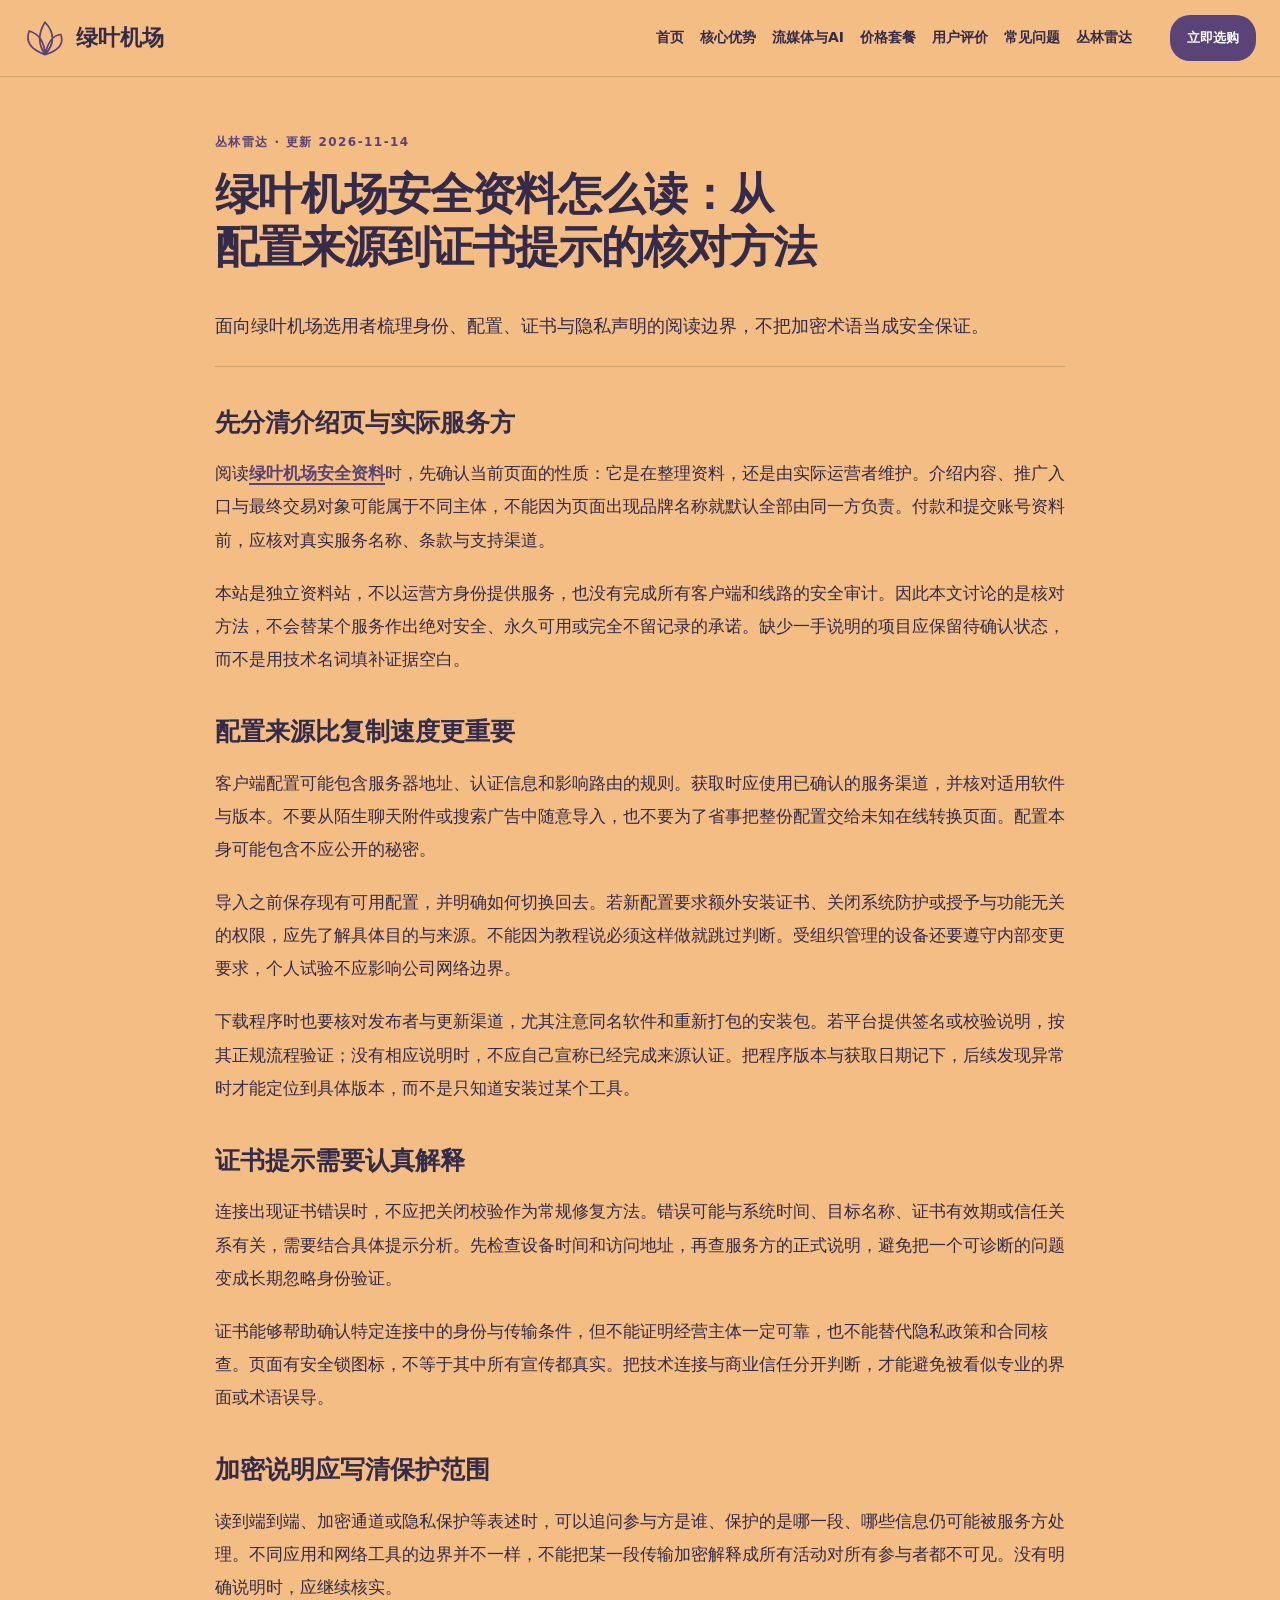
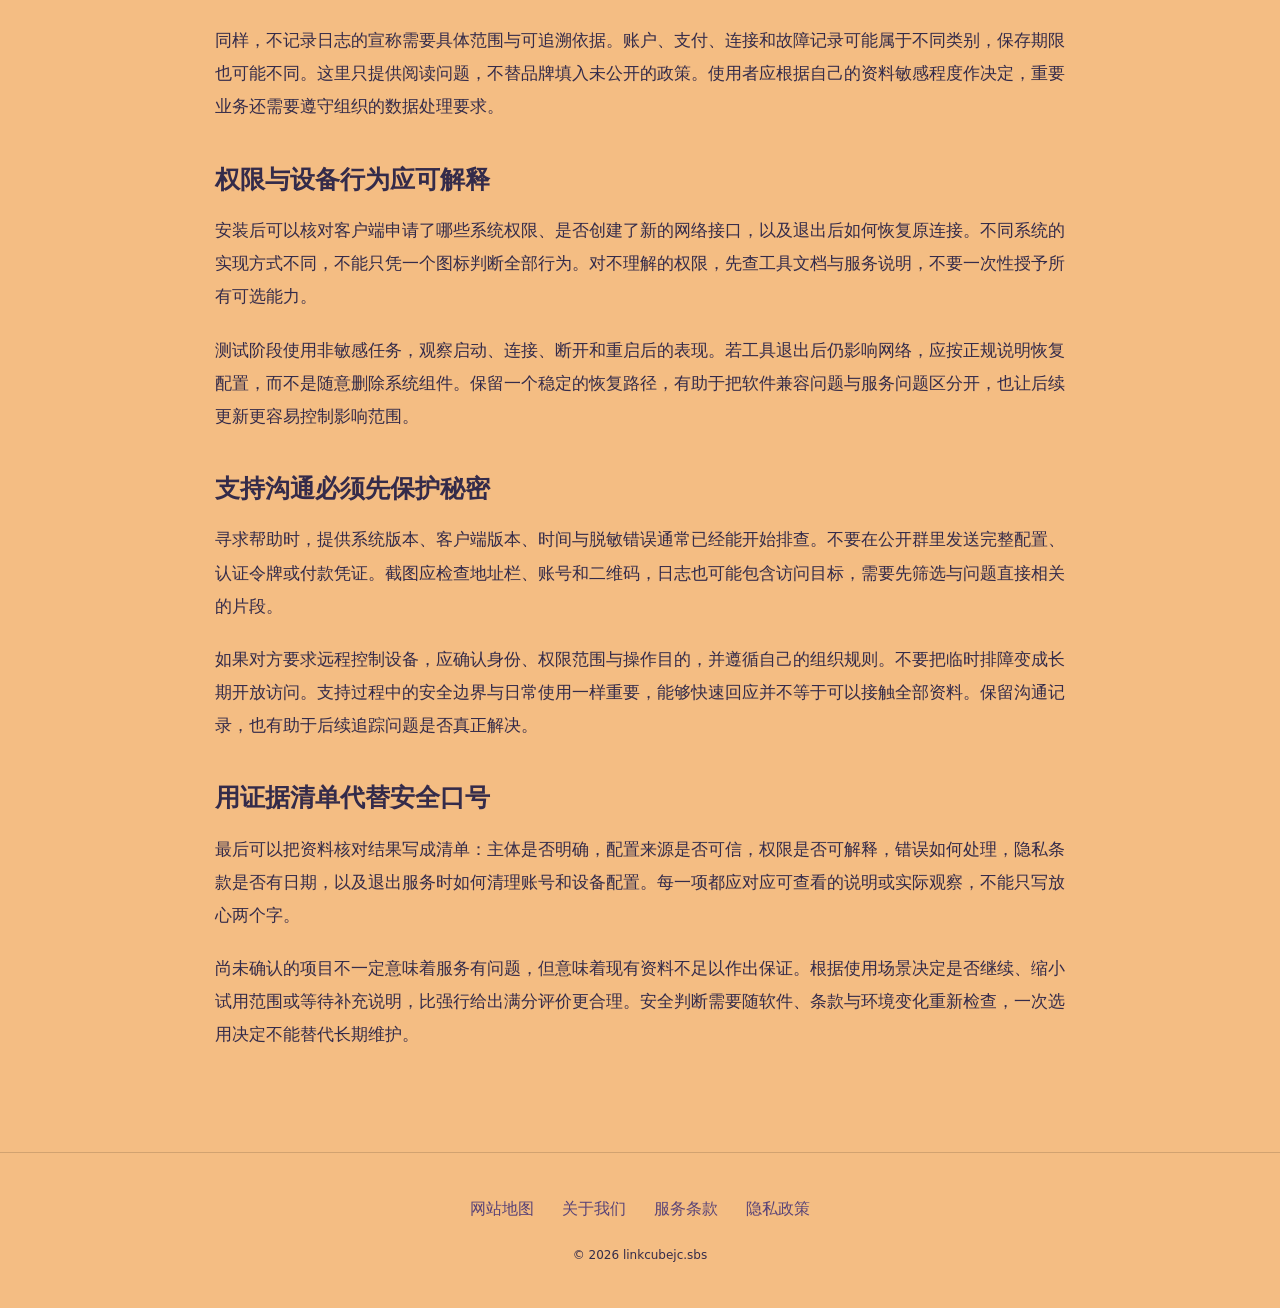
<file: linkcube-anti-active-probe-tunneling.html>
<!DOCTYPE html>
<html lang="zh-CN"><head><meta charset="UTF-8"><meta name="viewport" content="width=device-width,initial-scale=1"><title>绿叶机场安全资料怎么读：从配置来源到证书提示的核对方法｜绿叶机场</title><meta name="description" content="面向绿叶机场选用者梳理身份、配置、证书与隐私声明的阅读边界，不把加密术语当成安全保证。"><meta name="keywords" content="绿叶机场,绿叶机场安全资料怎么读：从配置来源到证书提示的核对方法,先分清介绍页与实际服务方,网络使用指南"><link rel="canonical" href="https://linkcubejc.sbs/linkcube-anti-active-probe-tunneling.html"><meta property="og:type" content="article"><meta property="og:title" content="绿叶机场安全资料怎么读：从配置来源到证书提示的核对方法｜绿叶机场"><meta property="og:description" content="面向绿叶机场选用者梳理身份、配置、证书与隐私声明的阅读边界，不把加密术语当成安全保证。"><meta property="og:url" content="https://linkcubejc.sbs/linkcube-anti-active-probe-tunneling.html"><meta property="og:image" content="https://linkcubejc.sbs/share.png"><meta property="og:locale" content="zh_CN"><link rel="icon" href="favicon.svg" type="image/svg+xml"><link rel="stylesheet" href="style.css"><script defer src="menu.js"></script><script type="application/ld+json">{"@context": "https://schema.org", "@type": "Article", "name": "绿叶机场安全资料怎么读：从配置来源到证书提示的核对方法｜绿叶机场", "url": "https://linkcubejc.sbs/linkcube-anti-active-probe-tunneling.html", "description": "面向绿叶机场选用者梳理身份、配置、证书与隐私声明的阅读边界，不把加密术语当成安全保证。", "inLanguage": "zh-CN", "headline": "绿叶机场安全资料怎么读：从配置来源到证书提示的核对方法｜绿叶机场", "dateModified": "2026-11-14", "image": "https://linkcubejc.sbs/share.png"}</script></head><body class="site-14 hero-B review-2 faq-1 nav-2"><header class="site-header"><div class="nav-wrap"><a class="brand" href="index.html"><svg class="brand-mark" viewBox="0 0 48 48" aria-hidden="true"><path d="M24 43Q12 25 24 6Q41 24 24 43Z M24 43Q-1 34 6 16Q23 21 24 43Z M24 43Q48 36 42 20Q29 21 24 43Z" fill="none" stroke="currentColor" stroke-width="2" stroke-linecap="round" stroke-linejoin="round"/></svg><span>绿叶机场</span></a><nav id="site-menu" aria-label="主导航"><a href="index.html">首页</a><a href="index.html#features">核心优势</a><a href="index.html#streaming">流媒体与AI</a><a href="index.html#pricing">价格套餐</a><a href="index.html#testimonials">用户评价</a><a href="index.html#faq">常见问题</a><a href="jungle-radar.html">丛林雷达</a></nav><div class="nav-actions"><a class="button compact" href="https://ww012.twilightaff.com/#/?code=A56DH1Af" target="_blank" rel="sponsored nofollow noopener">立即选购</a><button type="button" class="menu-toggle" aria-label="切换主导航菜单" aria-controls="site-menu" aria-expanded="false"><span></span><span></span></button></div></div></header><main class="site-main"><article class="article-page"><header><span class="eyebrow">丛林雷达 · 更新 2026-11-14</span><h1>绿叶机场安全资料怎么读：从配置来源到证书提示的核对方法</h1><p class="lead">面向绿叶机场选用者梳理身份、配置、证书与隐私声明的阅读边界，不把加密术语当成安全保证。</p></header><div class="article-body"><h2>先分清介绍页与实际服务方</h2><p>阅读<a href="index.html">绿叶机场安全资料</a>时，先确认当前页面的性质：它是在整理资料，还是由实际运营者维护。介绍内容、推广入口与最终交易对象可能属于不同主体，不能因为页面出现品牌名称就默认全部由同一方负责。付款和提交账号资料前，应核对真实服务名称、条款与支持渠道。</p><p>本站是独立资料站，不以运营方身份提供服务，也没有完成所有客户端和线路的安全审计。因此本文讨论的是核对方法，不会替某个服务作出绝对安全、永久可用或完全不留记录的承诺。缺少一手说明的项目应保留待确认状态，而不是用技术名词填补证据空白。</p><h2>配置来源比复制速度更重要</h2><p>客户端配置可能包含服务器地址、认证信息和影响路由的规则。获取时应使用已确认的服务渠道，并核对适用软件与版本。不要从陌生聊天附件或搜索广告中随意导入，也不要为了省事把整份配置交给未知在线转换页面。配置本身可能包含不应公开的秘密。</p><p>导入之前保存现有可用配置，并明确如何切换回去。若新配置要求额外安装证书、关闭系统防护或授予与功能无关的权限，应先了解具体目的与来源。不能因为教程说必须这样做就跳过判断。受组织管理的设备还要遵守内部变更要求，个人试验不应影响公司网络边界。</p><p>下载程序时也要核对发布者与更新渠道，尤其注意同名软件和重新打包的安装包。若平台提供签名或校验说明，按其正规流程验证；没有相应说明时，不应自己宣称已经完成来源认证。把程序版本与获取日期记下，后续发现异常时才能定位到具体版本，而不是只知道安装过某个工具。</p><h2>证书提示需要认真解释</h2><p>连接出现证书错误时，不应把关闭校验作为常规修复方法。错误可能与系统时间、目标名称、证书有效期或信任关系有关，需要结合具体提示分析。先检查设备时间和访问地址，再查服务方的正式说明，避免把一个可诊断的问题变成长期忽略身份验证。</p><p>证书能够帮助确认特定连接中的身份与传输条件，但不能证明经营主体一定可靠，也不能替代隐私政策和合同核查。页面有安全锁图标，不等于其中所有宣传都真实。把技术连接与商业信任分开判断，才能避免被看似专业的界面或术语误导。</p><h2>加密说明应写清保护范围</h2><p>读到端到端、加密通道或隐私保护等表述时，可以追问参与方是谁、保护的是哪一段、哪些信息仍可能被服务方处理。不同应用和网络工具的边界并不一样，不能把某一段传输加密解释成所有活动对所有参与者都不可见。没有明确说明时，应继续核实。</p><p>同样，不记录日志的宣称需要具体范围与可追溯依据。账户、支付、连接和故障记录可能属于不同类别，保存期限也可能不同。这里只提供阅读问题，不替品牌填入未公开的政策。使用者应根据自己的资料敏感程度作决定，重要业务还需要遵守组织的数据处理要求。</p><h2>权限与设备行为应可解释</h2><p>安装后可以核对客户端申请了哪些系统权限、是否创建了新的网络接口，以及退出后如何恢复原连接。不同系统的实现方式不同，不能只凭一个图标判断全部行为。对不理解的权限，先查工具文档与服务说明，不要一次性授予所有可选能力。</p><p>测试阶段使用非敏感任务，观察启动、连接、断开和重启后的表现。若工具退出后仍影响网络，应按正规说明恢复配置，而不是随意删除系统组件。保留一个稳定的恢复路径，有助于把软件兼容问题与服务问题区分开，也让后续更新更容易控制影响范围。</p><h2>支持沟通必须先保护秘密</h2><p>寻求帮助时，提供系统版本、客户端版本、时间与脱敏错误通常已经能开始排查。不要在公开群里发送完整配置、认证令牌或付款凭证。截图应检查地址栏、账号和二维码，日志也可能包含访问目标，需要先筛选与问题直接相关的片段。</p><p>如果对方要求远程控制设备，应确认身份、权限范围与操作目的，并遵循自己的组织规则。不要把临时排障变成长期开放访问。支持过程中的安全边界与日常使用一样重要，能够快速回应并不等于可以接触全部资料。保留沟通记录，也有助于后续追踪问题是否真正解决。</p><h2>用证据清单代替安全口号</h2><p>最后可以把资料核对结果写成清单：主体是否明确，配置来源是否可信，权限是否可解释，错误如何处理，隐私条款是否有日期，以及退出服务时如何清理账号和设备配置。每一项都应对应可查看的说明或实际观察，不能只写放心两个字。</p><p>尚未确认的项目不一定意味着服务有问题，但意味着现有资料不足以作出保证。根据使用场景决定是否继续、缩小试用范围或等待补充说明，比强行给出满分评价更合理。安全判断需要随软件、条款与环境变化重新检查，一次选用决定不能替代长期维护。</p></div></article></main><footer class="site-footer"><nav aria-label="页脚导航"><a href="sitemap.html">网站地图</a><a href="about.html">关于我们</a><a href="terms.html">服务条款</a><a href="privacy.html">隐私政策</a></nav><p>© 2026 linkcubejc.sbs</p></footer></body></html>
</file>
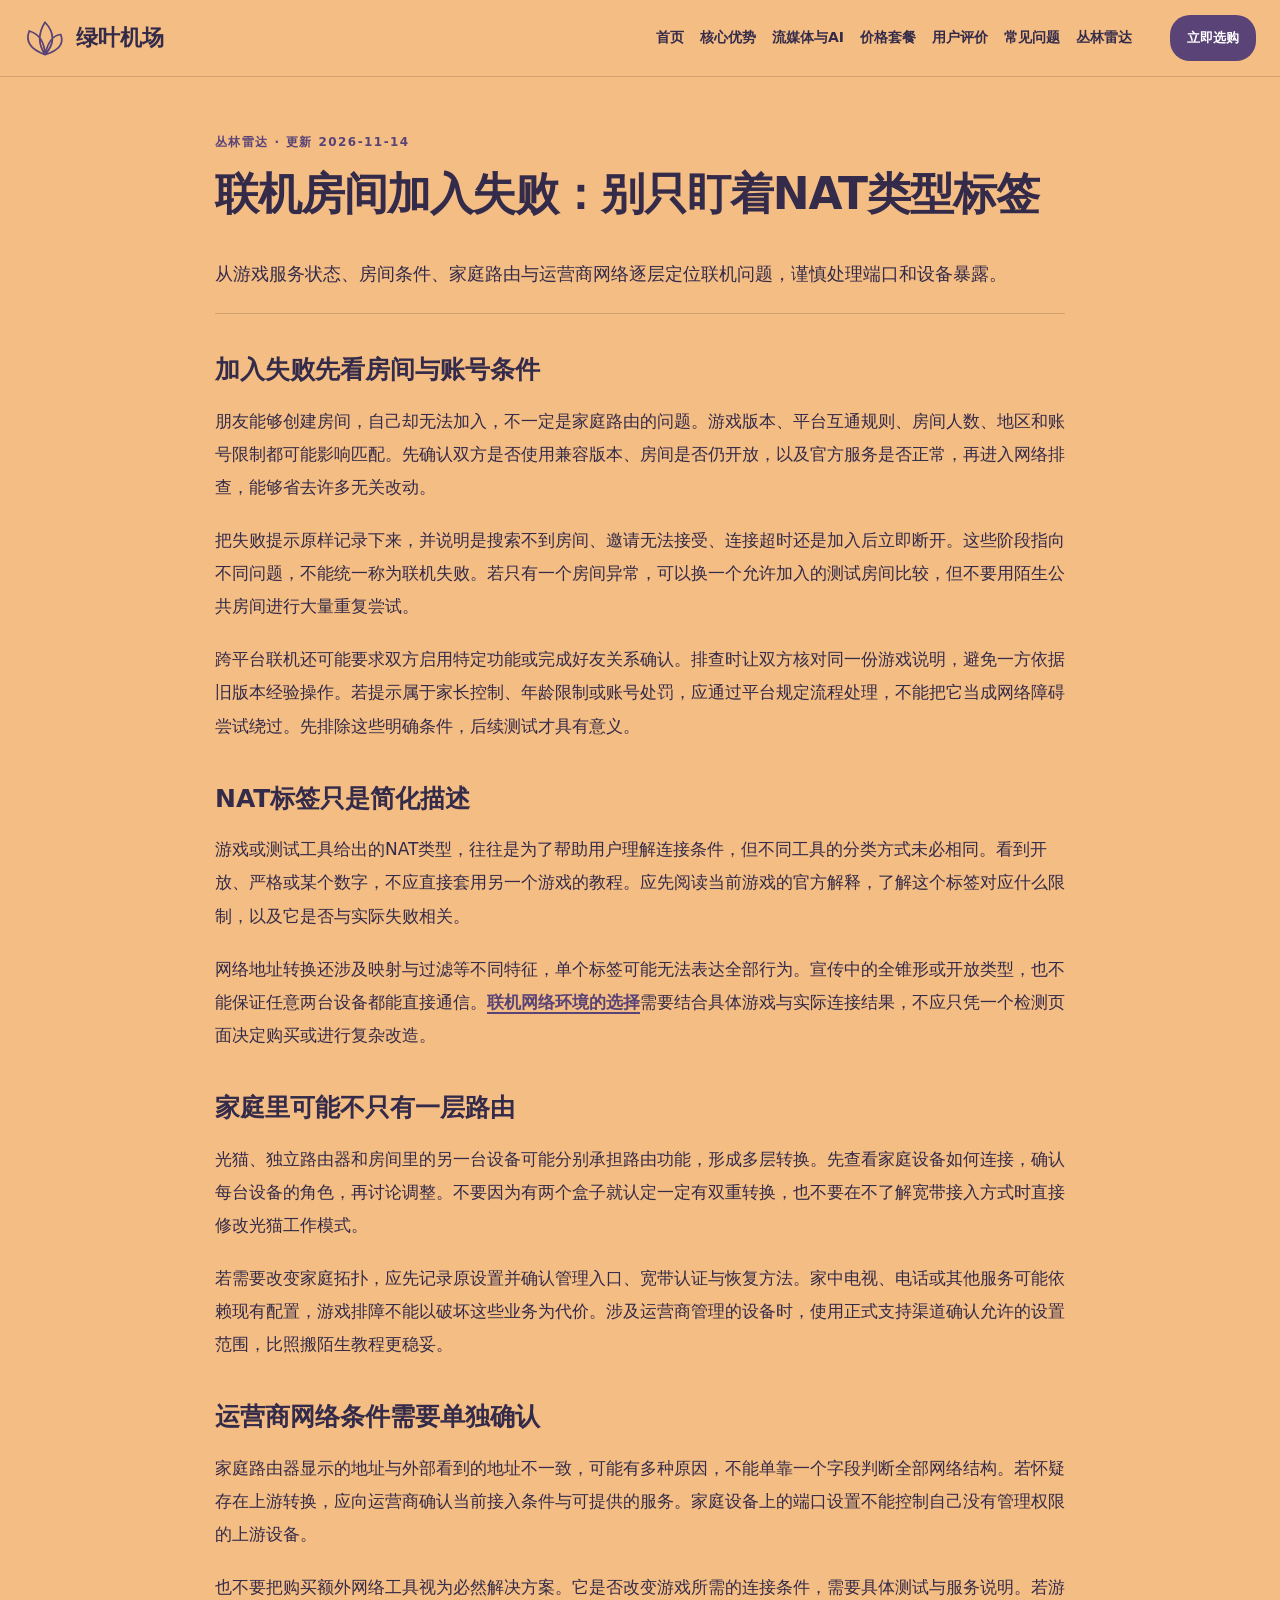
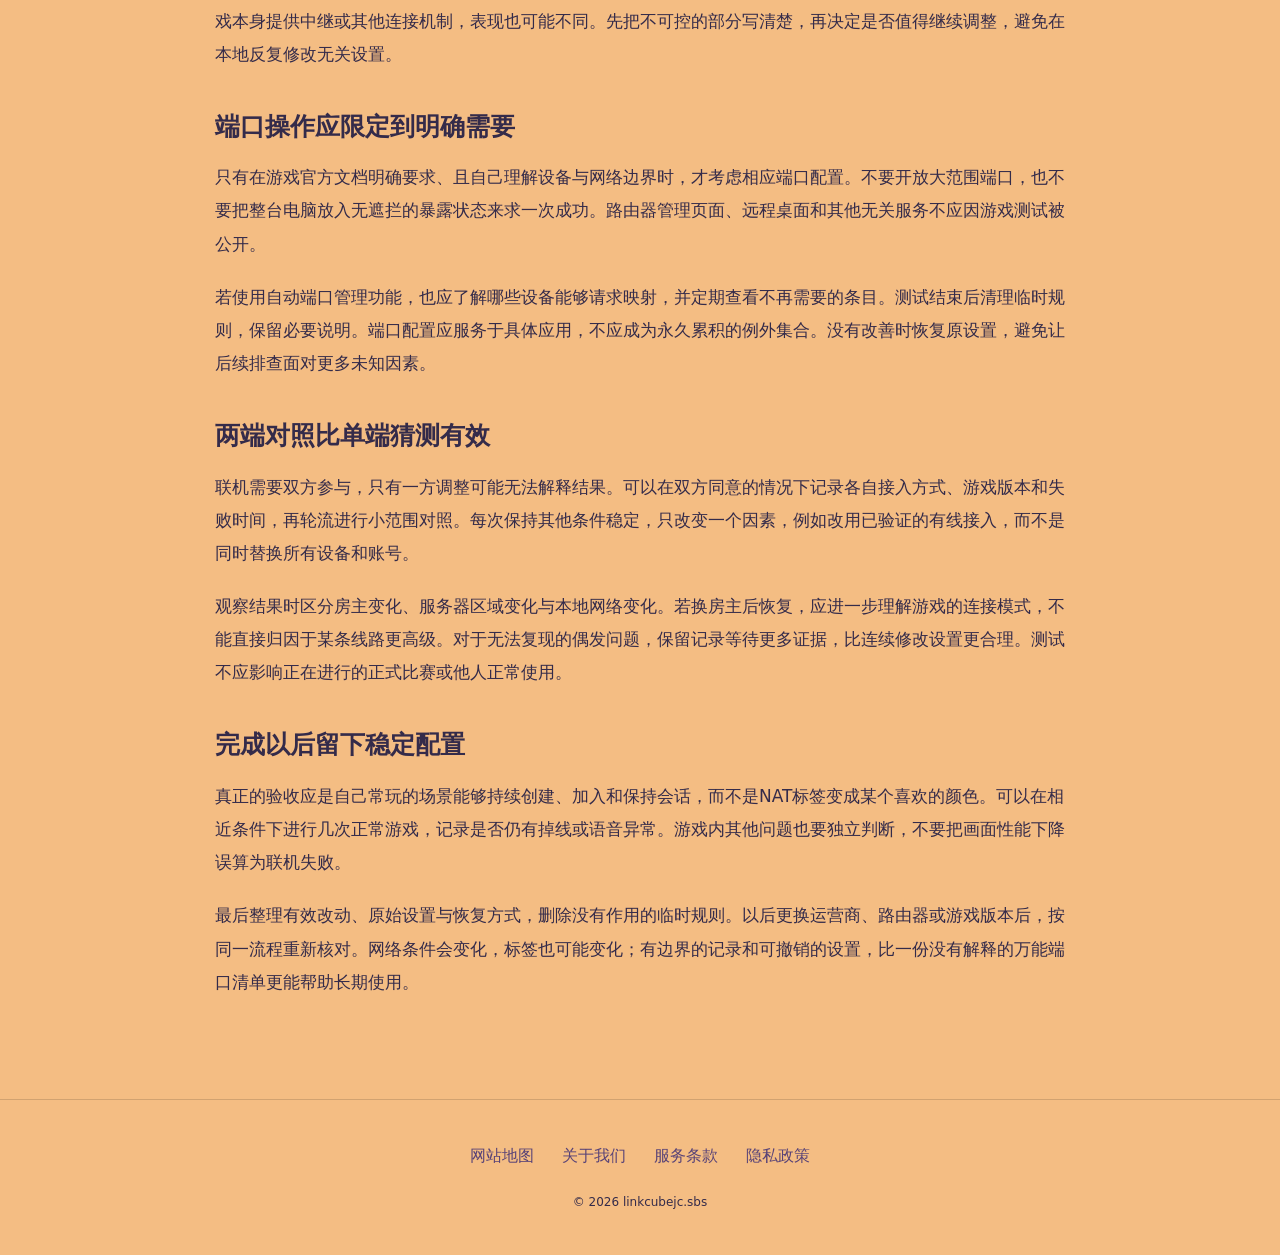
<file: linkcube-fullcone-nat-gaming-handshake.html>
<!DOCTYPE html>
<html lang="zh-CN"><head><meta charset="UTF-8"><meta name="viewport" content="width=device-width,initial-scale=1"><title>联机房间加入失败：别只盯着NAT类型标签｜绿叶机场</title><meta name="description" content="从游戏服务状态、房间条件、家庭路由与运营商网络逐层定位联机问题，谨慎处理端口和设备暴露。"><meta name="keywords" content="绿叶机场,联机房间加入失败：别只盯着NAT类型标签,加入失败先看房间与账号条件,网络使用指南"><link rel="canonical" href="https://linkcubejc.sbs/linkcube-fullcone-nat-gaming-handshake.html"><meta property="og:type" content="article"><meta property="og:title" content="联机房间加入失败：别只盯着NAT类型标签｜绿叶机场"><meta property="og:description" content="从游戏服务状态、房间条件、家庭路由与运营商网络逐层定位联机问题，谨慎处理端口和设备暴露。"><meta property="og:url" content="https://linkcubejc.sbs/linkcube-fullcone-nat-gaming-handshake.html"><meta property="og:image" content="https://linkcubejc.sbs/share.png"><meta property="og:locale" content="zh_CN"><link rel="icon" href="favicon.svg" type="image/svg+xml"><link rel="stylesheet" href="style.css"><script defer src="menu.js"></script><script type="application/ld+json">{"@context": "https://schema.org", "@type": "Article", "name": "联机房间加入失败：别只盯着NAT类型标签｜绿叶机场", "url": "https://linkcubejc.sbs/linkcube-fullcone-nat-gaming-handshake.html", "description": "从游戏服务状态、房间条件、家庭路由与运营商网络逐层定位联机问题，谨慎处理端口和设备暴露。", "inLanguage": "zh-CN", "headline": "联机房间加入失败：别只盯着NAT类型标签｜绿叶机场", "dateModified": "2026-11-14", "image": "https://linkcubejc.sbs/share.png"}</script></head><body class="site-14 hero-B review-2 faq-1 nav-2"><header class="site-header"><div class="nav-wrap"><a class="brand" href="index.html"><svg class="brand-mark" viewBox="0 0 48 48" aria-hidden="true"><path d="M24 43Q12 25 24 6Q41 24 24 43Z M24 43Q-1 34 6 16Q23 21 24 43Z M24 43Q48 36 42 20Q29 21 24 43Z" fill="none" stroke="currentColor" stroke-width="2" stroke-linecap="round" stroke-linejoin="round"/></svg><span>绿叶机场</span></a><nav id="site-menu" aria-label="主导航"><a href="index.html">首页</a><a href="index.html#features">核心优势</a><a href="index.html#streaming">流媒体与AI</a><a href="index.html#pricing">价格套餐</a><a href="index.html#testimonials">用户评价</a><a href="index.html#faq">常见问题</a><a href="jungle-radar.html">丛林雷达</a></nav><div class="nav-actions"><a class="button compact" href="https://ww012.twilightaff.com/#/?code=A56DH1Af" target="_blank" rel="sponsored nofollow noopener">立即选购</a><button type="button" class="menu-toggle" aria-label="切换主导航菜单" aria-controls="site-menu" aria-expanded="false"><span></span><span></span></button></div></div></header><main class="site-main"><article class="article-page"><header><span class="eyebrow">丛林雷达 · 更新 2026-11-14</span><h1>联机房间加入失败：别只盯着NAT类型标签</h1><p class="lead">从游戏服务状态、房间条件、家庭路由与运营商网络逐层定位联机问题，谨慎处理端口和设备暴露。</p></header><div class="article-body"><h2>加入失败先看房间与账号条件</h2><p>朋友能够创建房间，自己却无法加入，不一定是家庭路由的问题。游戏版本、平台互通规则、房间人数、地区和账号限制都可能影响匹配。先确认双方是否使用兼容版本、房间是否仍开放，以及官方服务是否正常，再进入网络排查，能够省去许多无关改动。</p><p>把失败提示原样记录下来，并说明是搜索不到房间、邀请无法接受、连接超时还是加入后立即断开。这些阶段指向不同问题，不能统一称为联机失败。若只有一个房间异常，可以换一个允许加入的测试房间比较，但不要用陌生公共房间进行大量重复尝试。</p><p>跨平台联机还可能要求双方启用特定功能或完成好友关系确认。排查时让双方核对同一份游戏说明，避免一方依据旧版本经验操作。若提示属于家长控制、年龄限制或账号处罚，应通过平台规定流程处理，不能把它当成网络障碍尝试绕过。先排除这些明确条件，后续测试才具有意义。</p><h2>NAT标签只是简化描述</h2><p>游戏或测试工具给出的NAT类型，往往是为了帮助用户理解连接条件，但不同工具的分类方式未必相同。看到开放、严格或某个数字，不应直接套用另一个游戏的教程。应先阅读当前游戏的官方解释，了解这个标签对应什么限制，以及它是否与实际失败相关。</p><p>网络地址转换还涉及映射与过滤等不同特征，单个标签可能无法表达全部行为。宣传中的全锥形或开放类型，也不能保证任意两台设备都能直接通信。<a href="https://dajichang.mom/" target="_blank" rel="noopener">联机网络环境的选择</a>需要结合具体游戏与实际连接结果，不应只凭一个检测页面决定购买或进行复杂改造。</p><h2>家庭里可能不只有一层路由</h2><p>光猫、独立路由器和房间里的另一台设备可能分别承担路由功能，形成多层转换。先查看家庭设备如何连接，确认每台设备的角色，再讨论调整。不要因为有两个盒子就认定一定有双重转换，也不要在不了解宽带接入方式时直接修改光猫工作模式。</p><p>若需要改变家庭拓扑，应先记录原设置并确认管理入口、宽带认证与恢复方法。家中电视、电话或其他服务可能依赖现有配置，游戏排障不能以破坏这些业务为代价。涉及运营商管理的设备时，使用正式支持渠道确认允许的设置范围，比照搬陌生教程更稳妥。</p><h2>运营商网络条件需要单独确认</h2><p>家庭路由器显示的地址与外部看到的地址不一致，可能有多种原因，不能单靠一个字段判断全部网络结构。若怀疑存在上游转换，应向运营商确认当前接入条件与可提供的服务。家庭设备上的端口设置不能控制自己没有管理权限的上游设备。</p><p>也不要把购买额外网络工具视为必然解决方案。它是否改变游戏所需的连接条件，需要具体测试与服务说明。若游戏本身提供中继或其他连接机制，表现也可能不同。先把不可控的部分写清楚，再决定是否值得继续调整，避免在本地反复修改无关设置。</p><h2>端口操作应限定到明确需要</h2><p>只有在游戏官方文档明确要求、且自己理解设备与网络边界时，才考虑相应端口配置。不要开放大范围端口，也不要把整台电脑放入无遮拦的暴露状态来求一次成功。路由器管理页面、远程桌面和其他无关服务不应因游戏测试被公开。</p><p>若使用自动端口管理功能，也应了解哪些设备能够请求映射，并定期查看不再需要的条目。测试结束后清理临时规则，保留必要说明。端口配置应服务于具体应用，不应成为永久累积的例外集合。没有改善时恢复原设置，避免让后续排查面对更多未知因素。</p><h2>两端对照比单端猜测有效</h2><p>联机需要双方参与，只有一方调整可能无法解释结果。可以在双方同意的情况下记录各自接入方式、游戏版本和失败时间，再轮流进行小范围对照。每次保持其他条件稳定，只改变一个因素，例如改用已验证的有线接入，而不是同时替换所有设备和账号。</p><p>观察结果时区分房主变化、服务器区域变化与本地网络变化。若换房主后恢复，应进一步理解游戏的连接模式，不能直接归因于某条线路更高级。对于无法复现的偶发问题，保留记录等待更多证据，比连续修改设置更合理。测试不应影响正在进行的正式比赛或他人正常使用。</p><h2>完成以后留下稳定配置</h2><p>真正的验收应是自己常玩的场景能够持续创建、加入和保持会话，而不是NAT标签变成某个喜欢的颜色。可以在相近条件下进行几次正常游戏，记录是否仍有掉线或语音异常。游戏内其他问题也要独立判断，不要把画面性能下降误算为联机失败。</p><p>最后整理有效改动、原始设置与恢复方式，删除没有作用的临时规则。以后更换运营商、路由器或游戏版本后，按同一流程重新核对。网络条件会变化，标签也可能变化；有边界的记录和可撤销的设置，比一份没有解释的万能端口清单更能帮助长期使用。</p></div></article></main><footer class="site-footer"><nav aria-label="页脚导航"><a href="sitemap.html">网站地图</a><a href="about.html">关于我们</a><a href="terms.html">服务条款</a><a href="privacy.html">隐私政策</a></nav><p>© 2026 linkcubejc.sbs</p></footer></body></html>
</file>
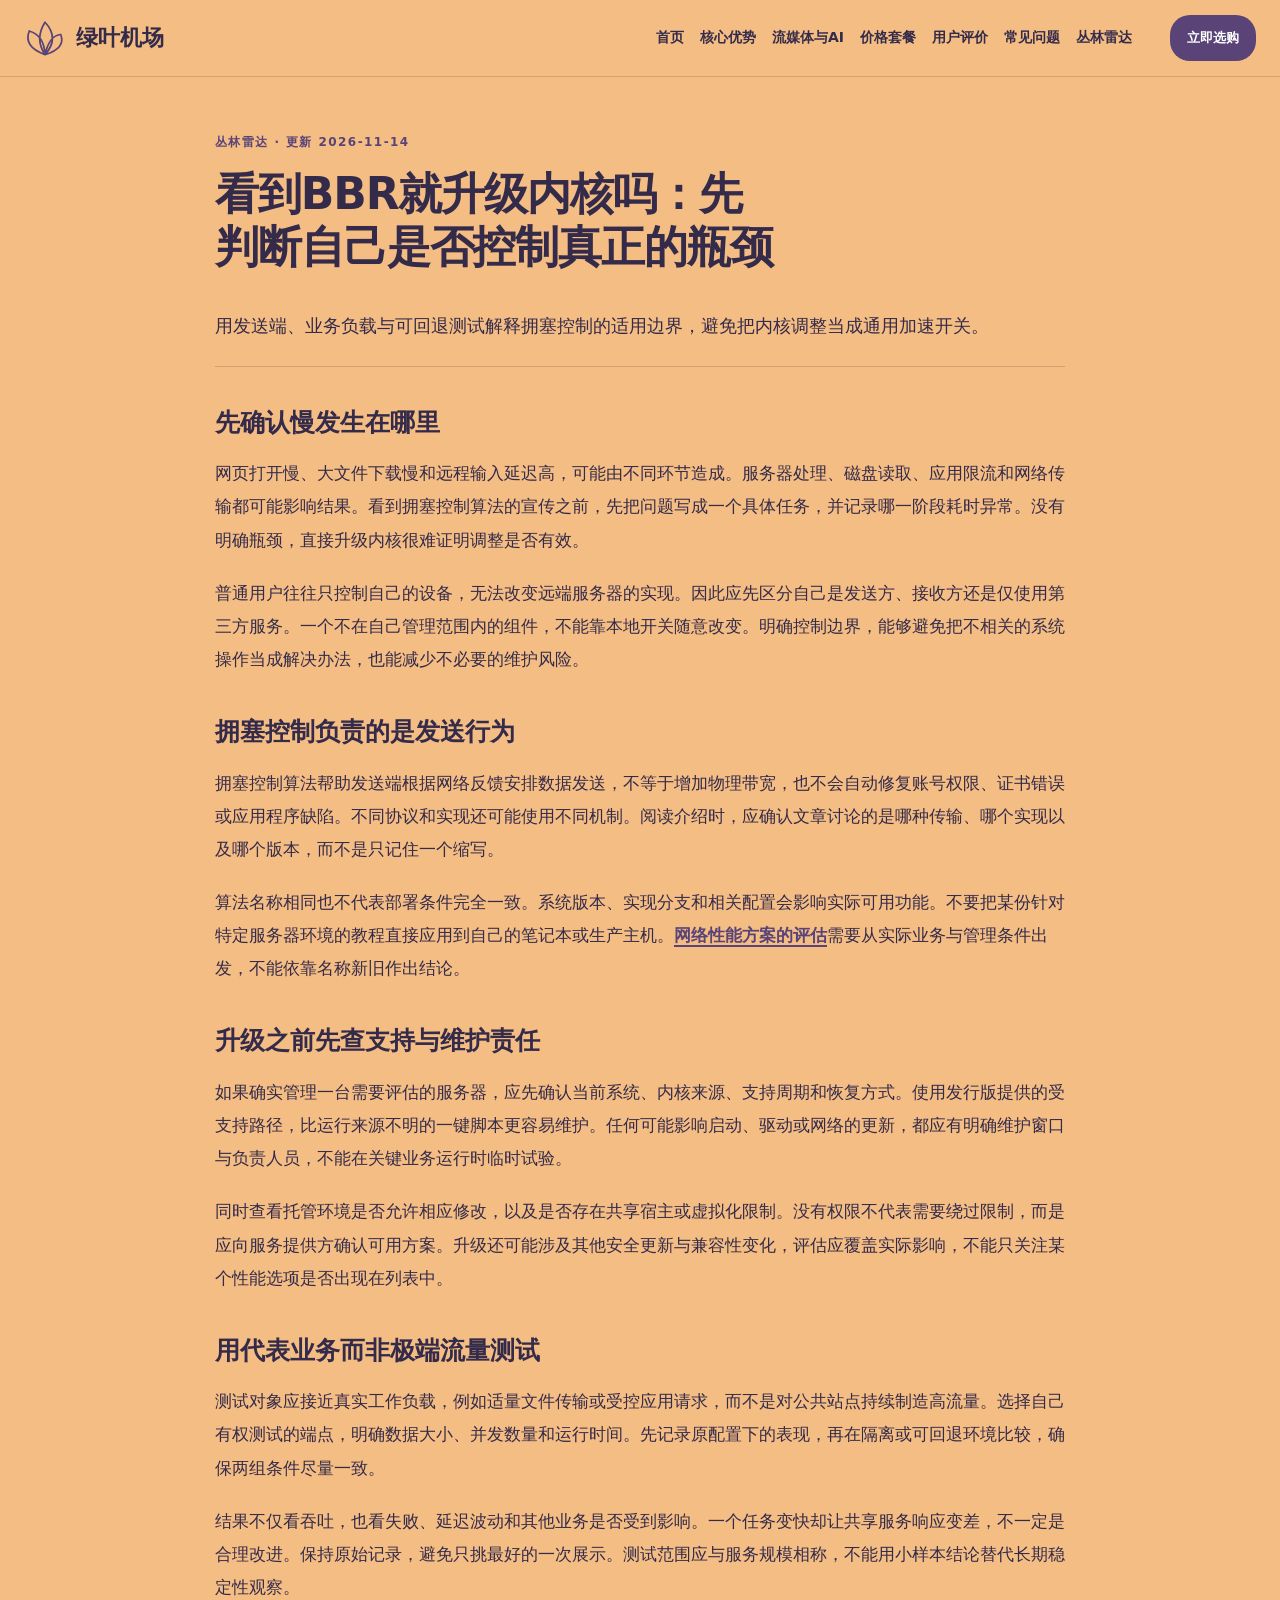
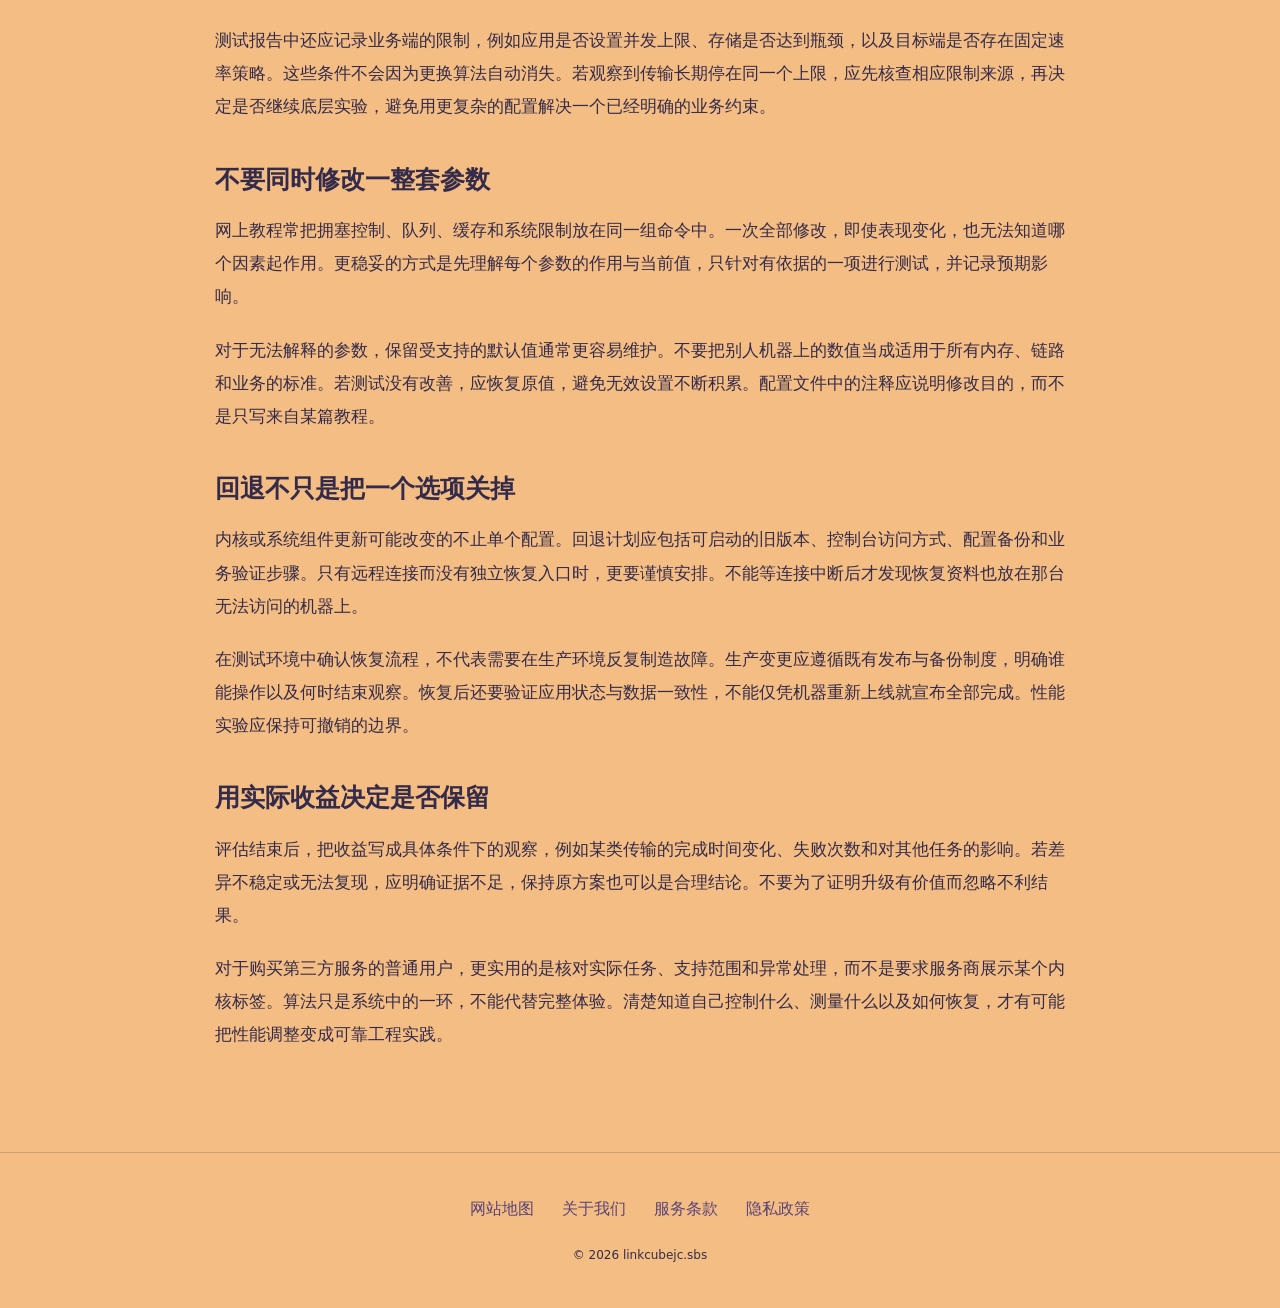
<file: linkcube-kernel-bbrv3-congestion-tuning.html>
<!DOCTYPE html>
<html lang="zh-CN"><head><meta charset="UTF-8"><meta name="viewport" content="width=device-width,initial-scale=1"><title>看到BBR就升级内核吗：先判断自己是否控制真正的瓶颈｜绿叶机场</title><meta name="description" content="用发送端、业务负载与可回退测试解释拥塞控制的适用边界，避免把内核调整当成通用加速开关。"><meta name="keywords" content="绿叶机场,看到BBR就升级内核吗：先判断自己是否控制真正的瓶颈,先确认慢发生在哪里,网络使用指南"><link rel="canonical" href="https://linkcubejc.sbs/linkcube-kernel-bbrv3-congestion-tuning.html"><meta property="og:type" content="article"><meta property="og:title" content="看到BBR就升级内核吗：先判断自己是否控制真正的瓶颈｜绿叶机场"><meta property="og:description" content="用发送端、业务负载与可回退测试解释拥塞控制的适用边界，避免把内核调整当成通用加速开关。"><meta property="og:url" content="https://linkcubejc.sbs/linkcube-kernel-bbrv3-congestion-tuning.html"><meta property="og:image" content="https://linkcubejc.sbs/share.png"><meta property="og:locale" content="zh_CN"><link rel="icon" href="favicon.svg" type="image/svg+xml"><link rel="stylesheet" href="style.css"><script defer src="menu.js"></script><script type="application/ld+json">{"@context": "https://schema.org", "@type": "Article", "name": "看到BBR就升级内核吗：先判断自己是否控制真正的瓶颈｜绿叶机场", "url": "https://linkcubejc.sbs/linkcube-kernel-bbrv3-congestion-tuning.html", "description": "用发送端、业务负载与可回退测试解释拥塞控制的适用边界，避免把内核调整当成通用加速开关。", "inLanguage": "zh-CN", "headline": "看到BBR就升级内核吗：先判断自己是否控制真正的瓶颈｜绿叶机场", "dateModified": "2026-11-14", "image": "https://linkcubejc.sbs/share.png"}</script></head><body class="site-14 hero-B review-2 faq-1 nav-2"><header class="site-header"><div class="nav-wrap"><a class="brand" href="index.html"><svg class="brand-mark" viewBox="0 0 48 48" aria-hidden="true"><path d="M24 43Q12 25 24 6Q41 24 24 43Z M24 43Q-1 34 6 16Q23 21 24 43Z M24 43Q48 36 42 20Q29 21 24 43Z" fill="none" stroke="currentColor" stroke-width="2" stroke-linecap="round" stroke-linejoin="round"/></svg><span>绿叶机场</span></a><nav id="site-menu" aria-label="主导航"><a href="index.html">首页</a><a href="index.html#features">核心优势</a><a href="index.html#streaming">流媒体与AI</a><a href="index.html#pricing">价格套餐</a><a href="index.html#testimonials">用户评价</a><a href="index.html#faq">常见问题</a><a href="jungle-radar.html">丛林雷达</a></nav><div class="nav-actions"><a class="button compact" href="https://ww012.twilightaff.com/#/?code=A56DH1Af" target="_blank" rel="sponsored nofollow noopener">立即选购</a><button type="button" class="menu-toggle" aria-label="切换主导航菜单" aria-controls="site-menu" aria-expanded="false"><span></span><span></span></button></div></div></header><main class="site-main"><article class="article-page"><header><span class="eyebrow">丛林雷达 · 更新 2026-11-14</span><h1>看到BBR就升级内核吗：先判断自己是否控制真正的瓶颈</h1><p class="lead">用发送端、业务负载与可回退测试解释拥塞控制的适用边界，避免把内核调整当成通用加速开关。</p></header><div class="article-body"><h2>先确认慢发生在哪里</h2><p>网页打开慢、大文件下载慢和远程输入延迟高，可能由不同环节造成。服务器处理、磁盘读取、应用限流和网络传输都可能影响结果。看到拥塞控制算法的宣传之前，先把问题写成一个具体任务，并记录哪一阶段耗时异常。没有明确瓶颈，直接升级内核很难证明调整是否有效。</p><p>普通用户往往只控制自己的设备，无法改变远端服务器的实现。因此应先区分自己是发送方、接收方还是仅使用第三方服务。一个不在自己管理范围内的组件，不能靠本地开关随意改变。明确控制边界，能够避免把不相关的系统操作当成解决办法，也能减少不必要的维护风险。</p><h2>拥塞控制负责的是发送行为</h2><p>拥塞控制算法帮助发送端根据网络反馈安排数据发送，不等于增加物理带宽，也不会自动修复账号权限、证书错误或应用程序缺陷。不同协议和实现还可能使用不同机制。阅读介绍时，应确认文章讨论的是哪种传输、哪个实现以及哪个版本，而不是只记住一个缩写。</p><p>算法名称相同也不代表部署条件完全一致。系统版本、实现分支和相关配置会影响实际可用功能。不要把某份针对特定服务器环境的教程直接应用到自己的笔记本或生产主机。<a href="https://dajichang.mom/" target="_blank" rel="noopener">网络性能方案的评估</a>需要从实际业务与管理条件出发，不能依靠名称新旧作出结论。</p><h2>升级之前先查支持与维护责任</h2><p>如果确实管理一台需要评估的服务器，应先确认当前系统、内核来源、支持周期和恢复方式。使用发行版提供的受支持路径，比运行来源不明的一键脚本更容易维护。任何可能影响启动、驱动或网络的更新，都应有明确维护窗口与负责人员，不能在关键业务运行时临时试验。</p><p>同时查看托管环境是否允许相应修改，以及是否存在共享宿主或虚拟化限制。没有权限不代表需要绕过限制，而是应向服务提供方确认可用方案。升级还可能涉及其他安全更新与兼容性变化，评估应覆盖实际影响，不能只关注某个性能选项是否出现在列表中。</p><h2>用代表业务而非极端流量测试</h2><p>测试对象应接近真实工作负载，例如适量文件传输或受控应用请求，而不是对公共站点持续制造高流量。选择自己有权测试的端点，明确数据大小、并发数量和运行时间。先记录原配置下的表现，再在隔离或可回退环境比较，确保两组条件尽量一致。</p><p>结果不仅看吞吐，也看失败、延迟波动和其他业务是否受到影响。一个任务变快却让共享服务响应变差，不一定是合理改进。保持原始记录，避免只挑最好的一次展示。测试范围应与服务规模相称，不能用小样本结论替代长期稳定性观察。</p><p>测试报告中还应记录业务端的限制，例如应用是否设置并发上限、存储是否达到瓶颈，以及目标端是否存在固定速率策略。这些条件不会因为更换算法自动消失。若观察到传输长期停在同一个上限，应先核查相应限制来源，再决定是否继续底层实验，避免用更复杂的配置解决一个已经明确的业务约束。</p><h2>不要同时修改一整套参数</h2><p>网上教程常把拥塞控制、队列、缓存和系统限制放在同一组命令中。一次全部修改，即使表现变化，也无法知道哪个因素起作用。更稳妥的方式是先理解每个参数的作用与当前值，只针对有依据的一项进行测试，并记录预期影响。</p><p>对于无法解释的参数，保留受支持的默认值通常更容易维护。不要把别人机器上的数值当成适用于所有内存、链路和业务的标准。若测试没有改善，应恢复原值，避免无效设置不断积累。配置文件中的注释应说明修改目的，而不是只写来自某篇教程。</p><h2>回退不只是把一个选项关掉</h2><p>内核或系统组件更新可能改变的不止单个配置。回退计划应包括可启动的旧版本、控制台访问方式、配置备份和业务验证步骤。只有远程连接而没有独立恢复入口时，更要谨慎安排。不能等连接中断后才发现恢复资料也放在那台无法访问的机器上。</p><p>在测试环境中确认恢复流程，不代表需要在生产环境反复制造故障。生产变更应遵循既有发布与备份制度，明确谁能操作以及何时结束观察。恢复后还要验证应用状态与数据一致性，不能仅凭机器重新上线就宣布全部完成。性能实验应保持可撤销的边界。</p><h2>用实际收益决定是否保留</h2><p>评估结束后，把收益写成具体条件下的观察，例如某类传输的完成时间变化、失败次数和对其他任务的影响。若差异不稳定或无法复现，应明确证据不足，保持原方案也可以是合理结论。不要为了证明升级有价值而忽略不利结果。</p><p>对于购买第三方服务的普通用户，更实用的是核对实际任务、支持范围和异常处理，而不是要求服务商展示某个内核标签。算法只是系统中的一环，不能代替完整体验。清楚知道自己控制什么、测量什么以及如何恢复，才有可能把性能调整变成可靠工程实践。</p></div></article></main><footer class="site-footer"><nav aria-label="页脚导航"><a href="sitemap.html">网站地图</a><a href="about.html">关于我们</a><a href="terms.html">服务条款</a><a href="privacy.html">隐私政策</a></nav><p>© 2026 linkcubejc.sbs</p></footer></body></html>
</file>
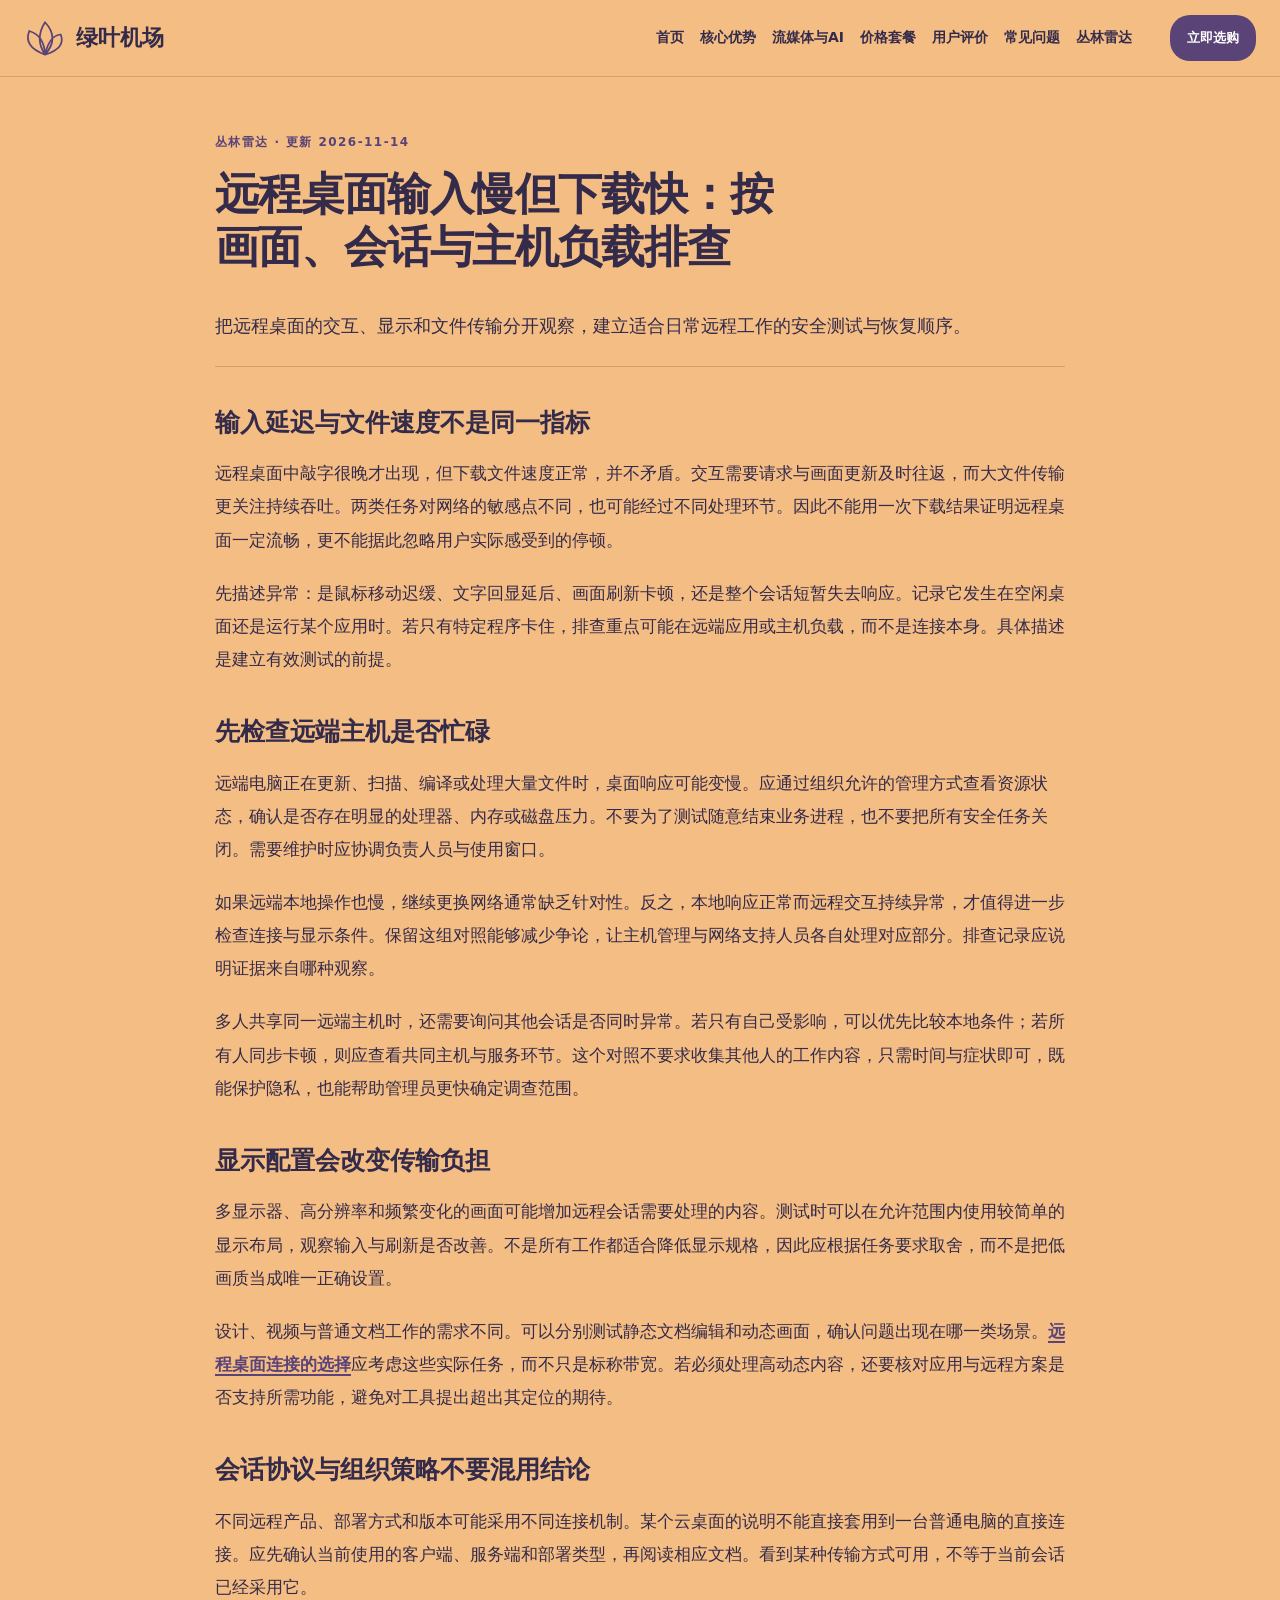
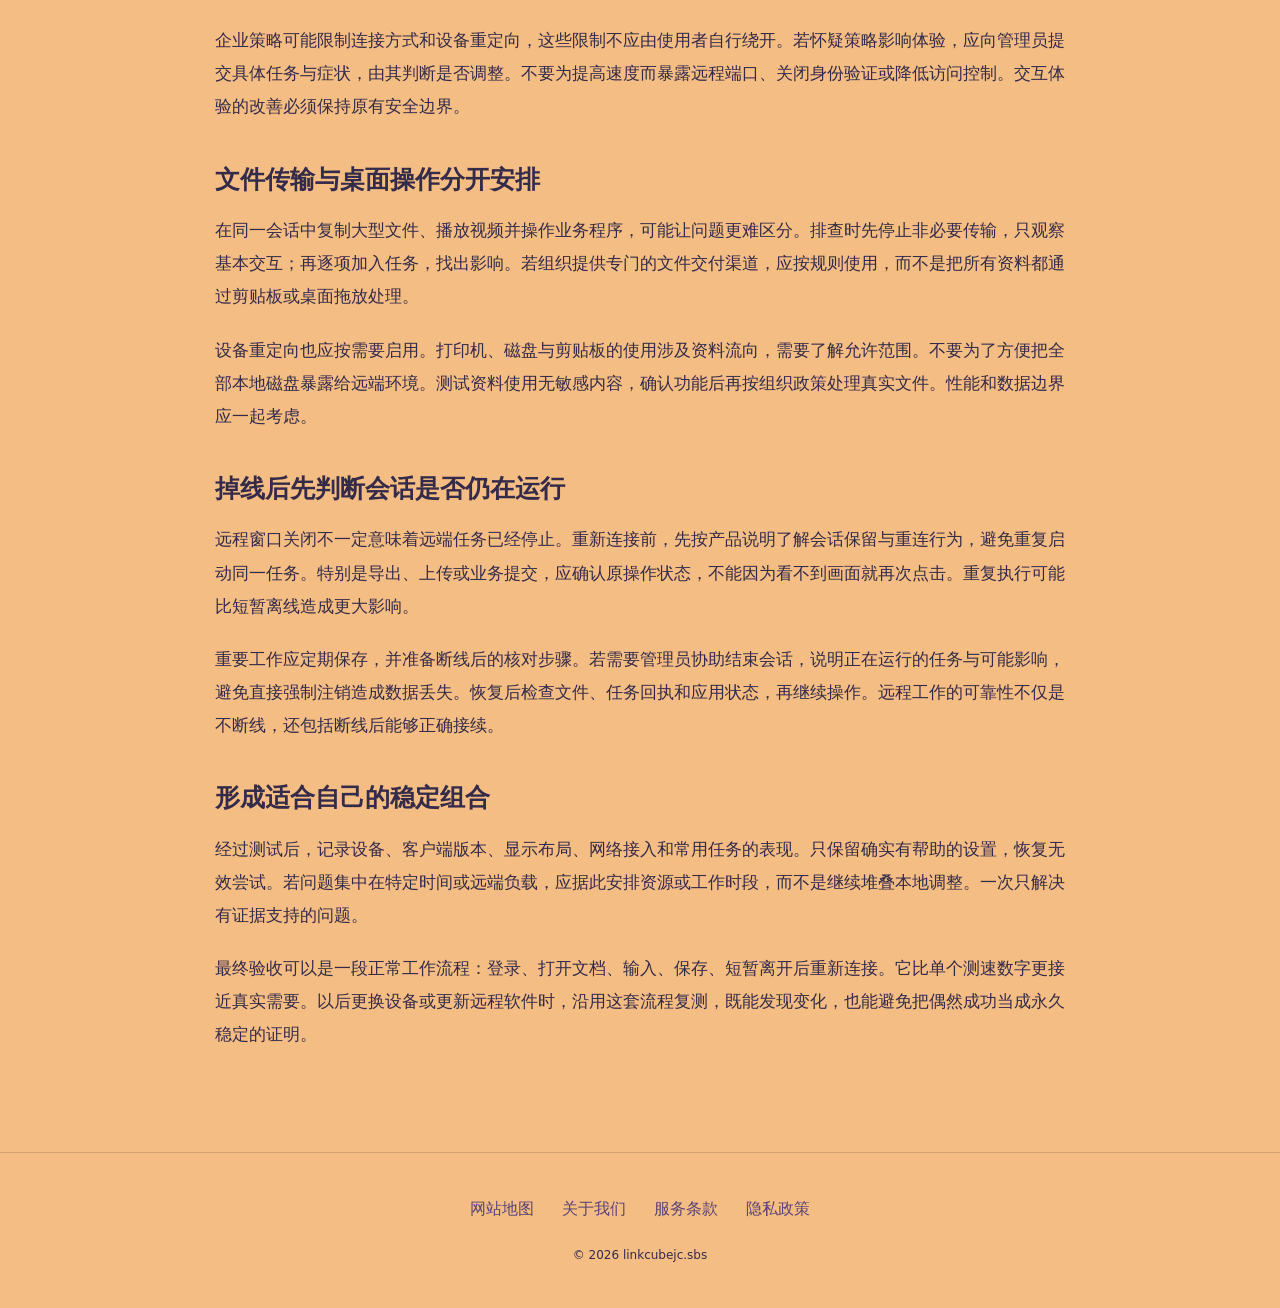
<file: linkcube-remote-desktop-rdp-smoothness.html>
<!DOCTYPE html>
<html lang="zh-CN"><head><meta charset="UTF-8"><meta name="viewport" content="width=device-width,initial-scale=1"><title>远程桌面输入慢但下载快：按画面、会话与主机负载排查｜绿叶机场</title><meta name="description" content="把远程桌面的交互、显示和文件传输分开观察，建立适合日常远程工作的安全测试与恢复顺序。"><meta name="keywords" content="绿叶机场,远程桌面输入慢但下载快：按画面、会话与主机负载排查,输入延迟与文件速度不是同一指标,网络使用指南"><link rel="canonical" href="https://linkcubejc.sbs/linkcube-remote-desktop-rdp-smoothness.html"><meta property="og:type" content="article"><meta property="og:title" content="远程桌面输入慢但下载快：按画面、会话与主机负载排查｜绿叶机场"><meta property="og:description" content="把远程桌面的交互、显示和文件传输分开观察，建立适合日常远程工作的安全测试与恢复顺序。"><meta property="og:url" content="https://linkcubejc.sbs/linkcube-remote-desktop-rdp-smoothness.html"><meta property="og:image" content="https://linkcubejc.sbs/share.png"><meta property="og:locale" content="zh_CN"><link rel="icon" href="favicon.svg" type="image/svg+xml"><link rel="stylesheet" href="style.css"><script defer src="menu.js"></script><script type="application/ld+json">{"@context": "https://schema.org", "@type": "Article", "name": "远程桌面输入慢但下载快：按画面、会话与主机负载排查｜绿叶机场", "url": "https://linkcubejc.sbs/linkcube-remote-desktop-rdp-smoothness.html", "description": "把远程桌面的交互、显示和文件传输分开观察，建立适合日常远程工作的安全测试与恢复顺序。", "inLanguage": "zh-CN", "headline": "远程桌面输入慢但下载快：按画面、会话与主机负载排查｜绿叶机场", "dateModified": "2026-11-14", "image": "https://linkcubejc.sbs/share.png"}</script></head><body class="site-14 hero-B review-2 faq-1 nav-2"><header class="site-header"><div class="nav-wrap"><a class="brand" href="index.html"><svg class="brand-mark" viewBox="0 0 48 48" aria-hidden="true"><path d="M24 43Q12 25 24 6Q41 24 24 43Z M24 43Q-1 34 6 16Q23 21 24 43Z M24 43Q48 36 42 20Q29 21 24 43Z" fill="none" stroke="currentColor" stroke-width="2" stroke-linecap="round" stroke-linejoin="round"/></svg><span>绿叶机场</span></a><nav id="site-menu" aria-label="主导航"><a href="index.html">首页</a><a href="index.html#features">核心优势</a><a href="index.html#streaming">流媒体与AI</a><a href="index.html#pricing">价格套餐</a><a href="index.html#testimonials">用户评价</a><a href="index.html#faq">常见问题</a><a href="jungle-radar.html">丛林雷达</a></nav><div class="nav-actions"><a class="button compact" href="https://ww012.twilightaff.com/#/?code=A56DH1Af" target="_blank" rel="sponsored nofollow noopener">立即选购</a><button type="button" class="menu-toggle" aria-label="切换主导航菜单" aria-controls="site-menu" aria-expanded="false"><span></span><span></span></button></div></div></header><main class="site-main"><article class="article-page"><header><span class="eyebrow">丛林雷达 · 更新 2026-11-14</span><h1>远程桌面输入慢但下载快：按画面、会话与主机负载排查</h1><p class="lead">把远程桌面的交互、显示和文件传输分开观察，建立适合日常远程工作的安全测试与恢复顺序。</p></header><div class="article-body"><h2>输入延迟与文件速度不是同一指标</h2><p>远程桌面中敲字很晚才出现，但下载文件速度正常，并不矛盾。交互需要请求与画面更新及时往返，而大文件传输更关注持续吞吐。两类任务对网络的敏感点不同，也可能经过不同处理环节。因此不能用一次下载结果证明远程桌面一定流畅，更不能据此忽略用户实际感受到的停顿。</p><p>先描述异常：是鼠标移动迟缓、文字回显延后、画面刷新卡顿，还是整个会话短暂失去响应。记录它发生在空闲桌面还是运行某个应用时。若只有特定程序卡住，排查重点可能在远端应用或主机负载，而不是连接本身。具体描述是建立有效测试的前提。</p><h2>先检查远端主机是否忙碌</h2><p>远端电脑正在更新、扫描、编译或处理大量文件时，桌面响应可能变慢。应通过组织允许的管理方式查看资源状态，确认是否存在明显的处理器、内存或磁盘压力。不要为了测试随意结束业务进程，也不要把所有安全任务关闭。需要维护时应协调负责人员与使用窗口。</p><p>如果远端本地操作也慢，继续更换网络通常缺乏针对性。反之，本地响应正常而远程交互持续异常，才值得进一步检查连接与显示条件。保留这组对照能够减少争论，让主机管理与网络支持人员各自处理对应部分。排查记录应说明证据来自哪种观察。</p><p>多人共享同一远端主机时，还需要询问其他会话是否同时异常。若只有自己受影响，可以优先比较本地条件；若所有人同步卡顿，则应查看共同主机与服务环节。这个对照不要求收集其他人的工作内容，只需时间与症状即可，既能保护隐私，也能帮助管理员更快确定调查范围。</p><h2>显示配置会改变传输负担</h2><p>多显示器、高分辨率和频繁变化的画面可能增加远程会话需要处理的内容。测试时可以在允许范围内使用较简单的显示布局，观察输入与刷新是否改善。不是所有工作都适合降低显示规格，因此应根据任务要求取舍，而不是把低画质当成唯一正确设置。</p><p>设计、视频与普通文档工作的需求不同。可以分别测试静态文档编辑和动态画面，确认问题出现在哪一类场景。<a href="https://dajichang.mom/" target="_blank" rel="noopener">远程桌面连接的选择</a>应考虑这些实际任务，而不只是标称带宽。若必须处理高动态内容，还要核对应用与远程方案是否支持所需功能，避免对工具提出超出其定位的期待。</p><h2>会话协议与组织策略不要混用结论</h2><p>不同远程产品、部署方式和版本可能采用不同连接机制。某个云桌面的说明不能直接套用到一台普通电脑的直接连接。应先确认当前使用的客户端、服务端和部署类型，再阅读相应文档。看到某种传输方式可用，不等于当前会话已经采用它。</p><p>企业策略可能限制连接方式和设备重定向，这些限制不应由使用者自行绕开。若怀疑策略影响体验，应向管理员提交具体任务与症状，由其判断是否调整。不要为提高速度而暴露远程端口、关闭身份验证或降低访问控制。交互体验的改善必须保持原有安全边界。</p><h2>文件传输与桌面操作分开安排</h2><p>在同一会话中复制大型文件、播放视频并操作业务程序，可能让问题更难区分。排查时先停止非必要传输，只观察基本交互；再逐项加入任务，找出影响。若组织提供专门的文件交付渠道，应按规则使用，而不是把所有资料都通过剪贴板或桌面拖放处理。</p><p>设备重定向也应按需要启用。打印机、磁盘与剪贴板的使用涉及资料流向，需要了解允许范围。不要为了方便把全部本地磁盘暴露给远端环境。测试资料使用无敏感内容，确认功能后再按组织政策处理真实文件。性能和数据边界应一起考虑。</p><h2>掉线后先判断会话是否仍在运行</h2><p>远程窗口关闭不一定意味着远端任务已经停止。重新连接前，先按产品说明了解会话保留与重连行为，避免重复启动同一任务。特别是导出、上传或业务提交，应确认原操作状态，不能因为看不到画面就再次点击。重复执行可能比短暂离线造成更大影响。</p><p>重要工作应定期保存，并准备断线后的核对步骤。若需要管理员协助结束会话，说明正在运行的任务与可能影响，避免直接强制注销造成数据丢失。恢复后检查文件、任务回执和应用状态，再继续操作。远程工作的可靠性不仅是不断线，还包括断线后能够正确接续。</p><h2>形成适合自己的稳定组合</h2><p>经过测试后，记录设备、客户端版本、显示布局、网络接入和常用任务的表现。只保留确实有帮助的设置，恢复无效尝试。若问题集中在特定时间或远端负载，应据此安排资源或工作时段，而不是继续堆叠本地调整。一次只解决有证据支持的问题。</p><p>最终验收可以是一段正常工作流程：登录、打开文档、输入、保存、短暂离开后重新连接。它比单个测速数字更接近真实需要。以后更换设备或更新远程软件时，沿用这套流程复测，既能发现变化，也能避免把偶然成功当成永久稳定的证明。</p></div></article></main><footer class="site-footer"><nav aria-label="页脚导航"><a href="sitemap.html">网站地图</a><a href="about.html">关于我们</a><a href="terms.html">服务条款</a><a href="privacy.html">隐私政策</a></nav><p>© 2026 linkcubejc.sbs</p></footer></body></html>
</file>
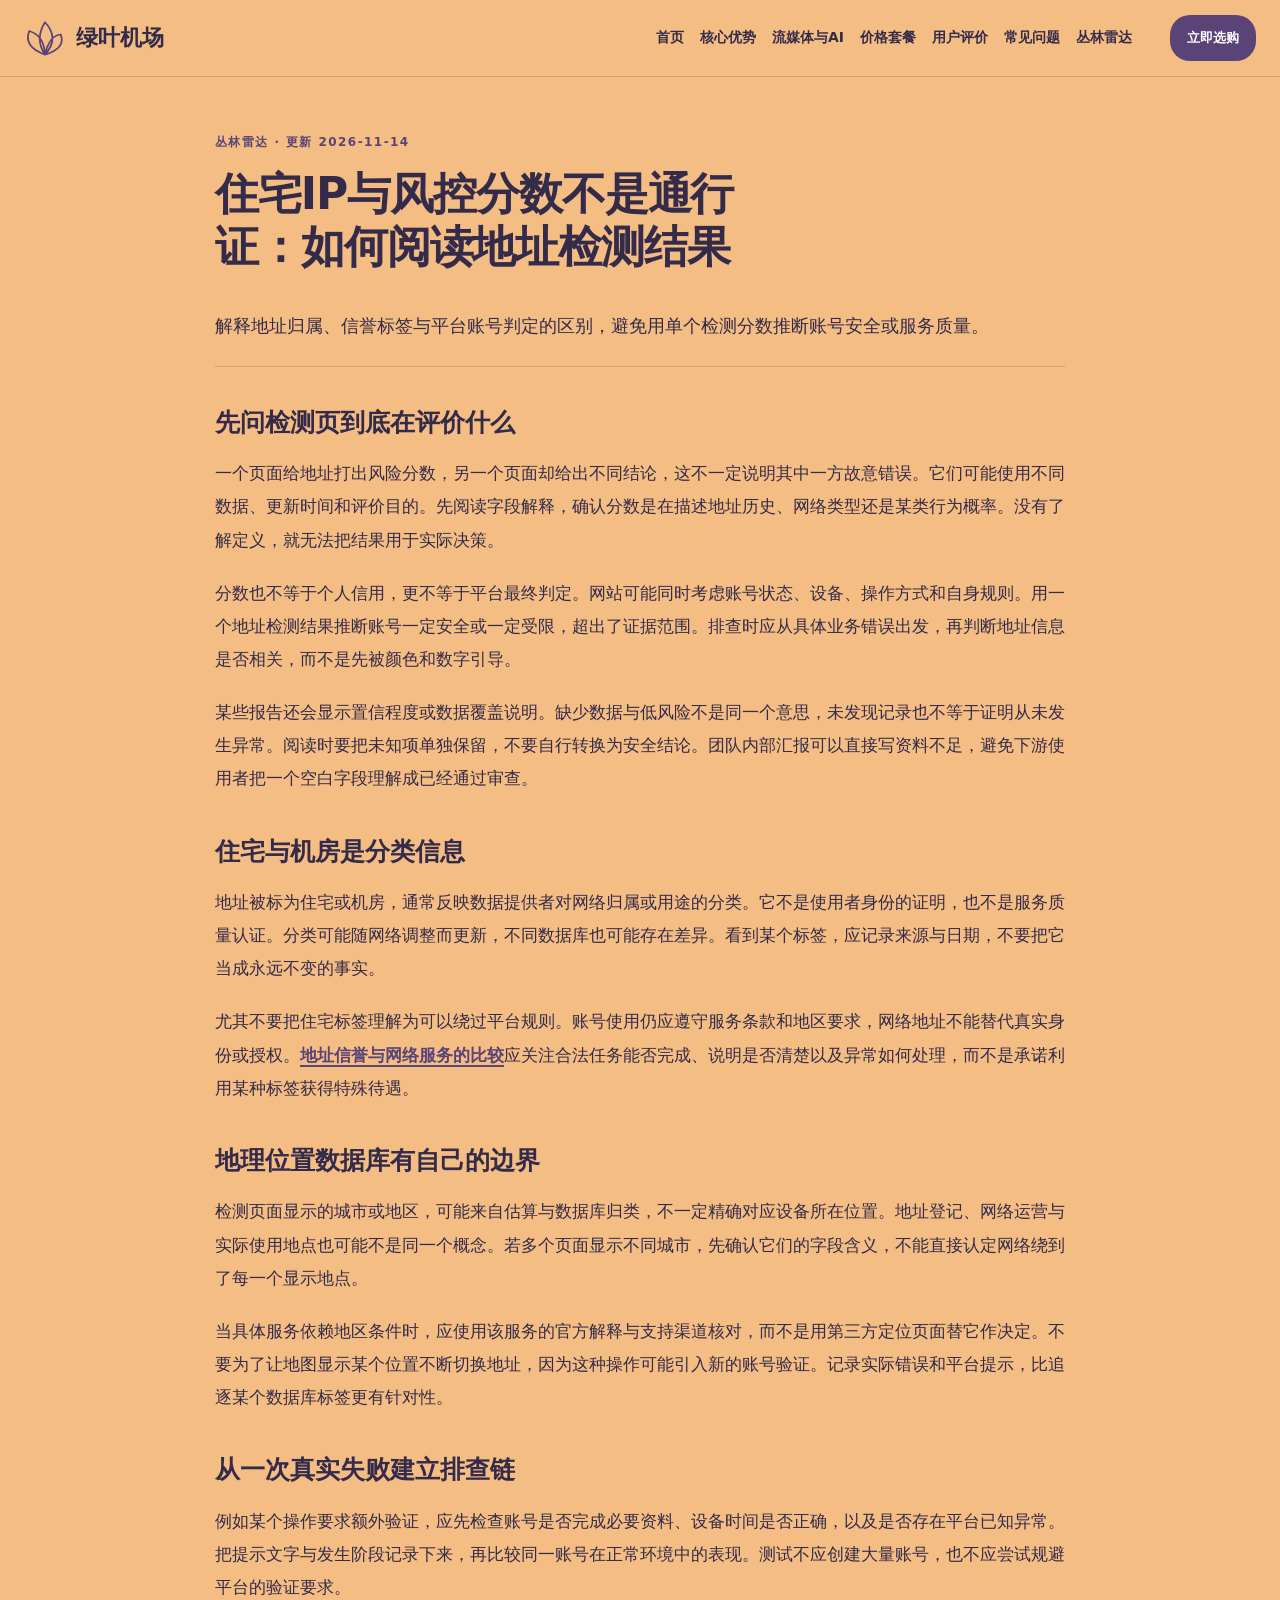
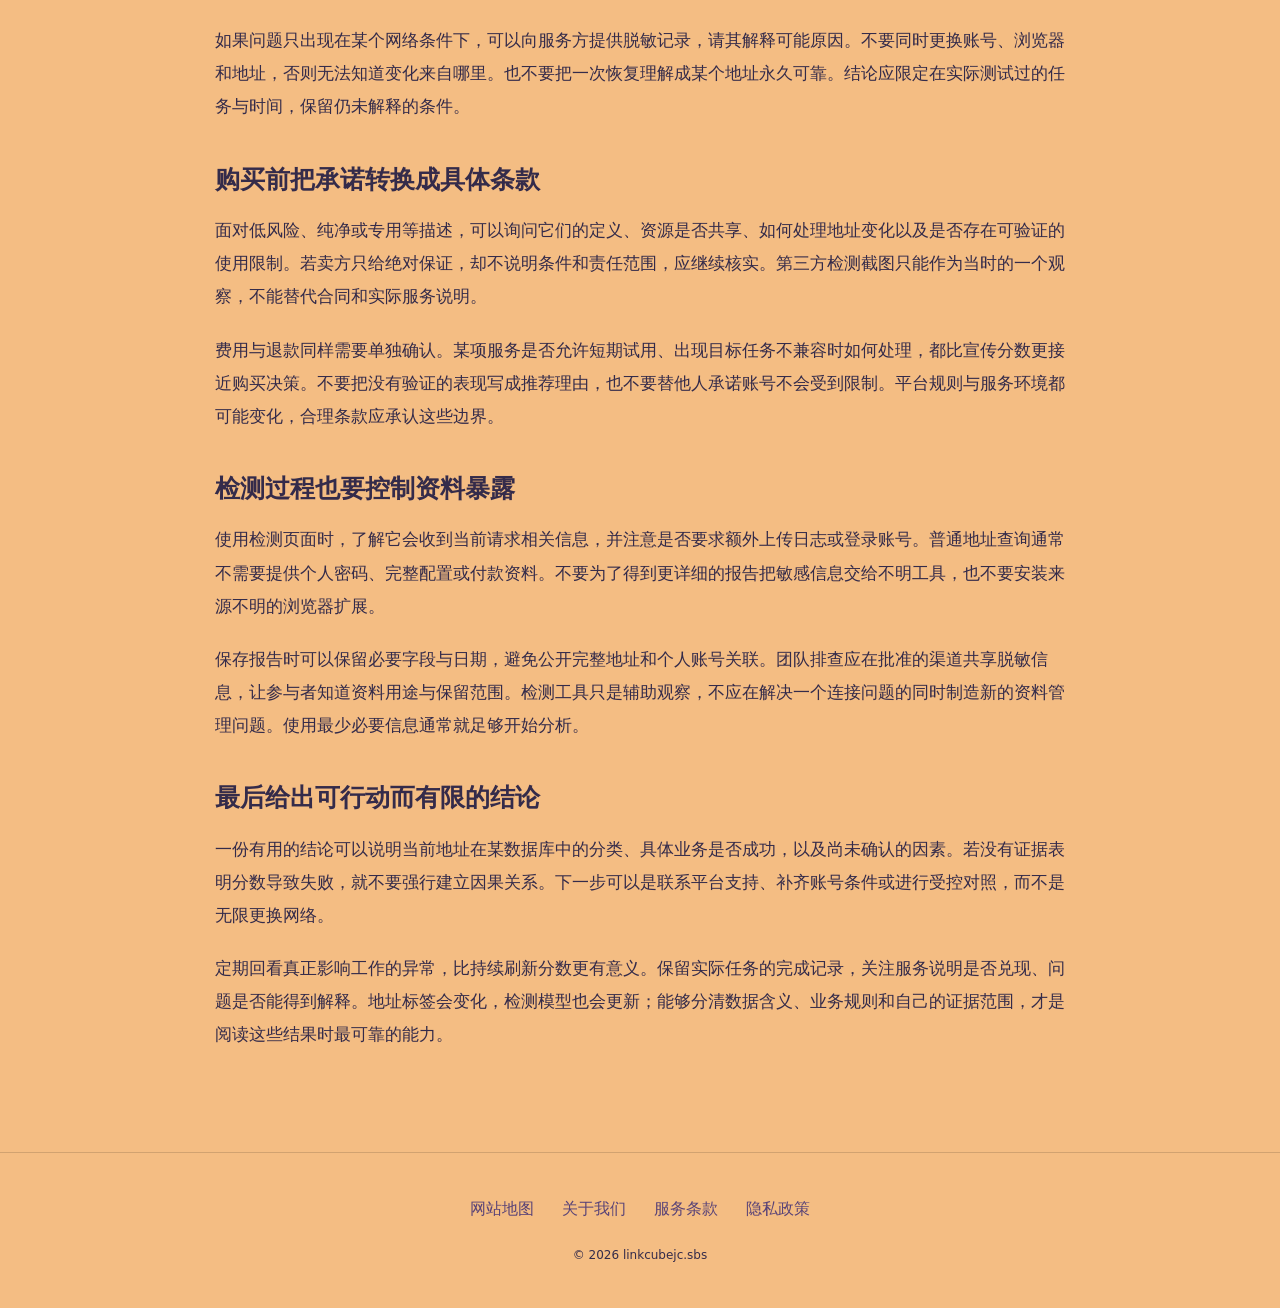
<file: linkcube-residential-ip-fraud-score.html>
<!DOCTYPE html>
<html lang="zh-CN"><head><meta charset="UTF-8"><meta name="viewport" content="width=device-width,initial-scale=1"><title>住宅IP与风控分数不是通行证：如何阅读地址检测结果｜绿叶机场</title><meta name="description" content="解释地址归属、信誉标签与平台账号判定的区别，避免用单个检测分数推断账号安全或服务质量。"><meta name="keywords" content="绿叶机场,住宅IP与风控分数不是通行证：如何阅读地址检测结果,先问检测页到底在评价什么,网络使用指南"><link rel="canonical" href="https://linkcubejc.sbs/linkcube-residential-ip-fraud-score.html"><meta property="og:type" content="article"><meta property="og:title" content="住宅IP与风控分数不是通行证：如何阅读地址检测结果｜绿叶机场"><meta property="og:description" content="解释地址归属、信誉标签与平台账号判定的区别，避免用单个检测分数推断账号安全或服务质量。"><meta property="og:url" content="https://linkcubejc.sbs/linkcube-residential-ip-fraud-score.html"><meta property="og:image" content="https://linkcubejc.sbs/share.png"><meta property="og:locale" content="zh_CN"><link rel="icon" href="favicon.svg" type="image/svg+xml"><link rel="stylesheet" href="style.css"><script defer src="menu.js"></script><script type="application/ld+json">{"@context": "https://schema.org", "@type": "Article", "name": "住宅IP与风控分数不是通行证：如何阅读地址检测结果｜绿叶机场", "url": "https://linkcubejc.sbs/linkcube-residential-ip-fraud-score.html", "description": "解释地址归属、信誉标签与平台账号判定的区别，避免用单个检测分数推断账号安全或服务质量。", "inLanguage": "zh-CN", "headline": "住宅IP与风控分数不是通行证：如何阅读地址检测结果｜绿叶机场", "dateModified": "2026-11-14", "image": "https://linkcubejc.sbs/share.png"}</script></head><body class="site-14 hero-B review-2 faq-1 nav-2"><header class="site-header"><div class="nav-wrap"><a class="brand" href="index.html"><svg class="brand-mark" viewBox="0 0 48 48" aria-hidden="true"><path d="M24 43Q12 25 24 6Q41 24 24 43Z M24 43Q-1 34 6 16Q23 21 24 43Z M24 43Q48 36 42 20Q29 21 24 43Z" fill="none" stroke="currentColor" stroke-width="2" stroke-linecap="round" stroke-linejoin="round"/></svg><span>绿叶机场</span></a><nav id="site-menu" aria-label="主导航"><a href="index.html">首页</a><a href="index.html#features">核心优势</a><a href="index.html#streaming">流媒体与AI</a><a href="index.html#pricing">价格套餐</a><a href="index.html#testimonials">用户评价</a><a href="index.html#faq">常见问题</a><a href="jungle-radar.html">丛林雷达</a></nav><div class="nav-actions"><a class="button compact" href="https://ww012.twilightaff.com/#/?code=A56DH1Af" target="_blank" rel="sponsored nofollow noopener">立即选购</a><button type="button" class="menu-toggle" aria-label="切换主导航菜单" aria-controls="site-menu" aria-expanded="false"><span></span><span></span></button></div></div></header><main class="site-main"><article class="article-page"><header><span class="eyebrow">丛林雷达 · 更新 2026-11-14</span><h1>住宅IP与风控分数不是通行证：如何阅读地址检测结果</h1><p class="lead">解释地址归属、信誉标签与平台账号判定的区别，避免用单个检测分数推断账号安全或服务质量。</p></header><div class="article-body"><h2>先问检测页到底在评价什么</h2><p>一个页面给地址打出风险分数，另一个页面却给出不同结论，这不一定说明其中一方故意错误。它们可能使用不同数据、更新时间和评价目的。先阅读字段解释，确认分数是在描述地址历史、网络类型还是某类行为概率。没有了解定义，就无法把结果用于实际决策。</p><p>分数也不等于个人信用，更不等于平台最终判定。网站可能同时考虑账号状态、设备、操作方式和自身规则。用一个地址检测结果推断账号一定安全或一定受限，超出了证据范围。排查时应从具体业务错误出发，再判断地址信息是否相关，而不是先被颜色和数字引导。</p><p>某些报告还会显示置信程度或数据覆盖说明。缺少数据与低风险不是同一个意思，未发现记录也不等于证明从未发生异常。阅读时要把未知项单独保留，不要自行转换为安全结论。团队内部汇报可以直接写资料不足，避免下游使用者把一个空白字段理解成已经通过审查。</p><h2>住宅与机房是分类信息</h2><p>地址被标为住宅或机房，通常反映数据提供者对网络归属或用途的分类。它不是使用者身份的证明，也不是服务质量认证。分类可能随网络调整而更新，不同数据库也可能存在差异。看到某个标签，应记录来源与日期，不要把它当成永远不变的事实。</p><p>尤其不要把住宅标签理解为可以绕过平台规则。账号使用仍应遵守服务条款和地区要求，网络地址不能替代真实身份或授权。<a href="https://dajichang.mom/" target="_blank" rel="noopener">地址信誉与网络服务的比较</a>应关注合法任务能否完成、说明是否清楚以及异常如何处理，而不是承诺利用某种标签获得特殊待遇。</p><h2>地理位置数据库有自己的边界</h2><p>检测页面显示的城市或地区，可能来自估算与数据库归类，不一定精确对应设备所在位置。地址登记、网络运营与实际使用地点也可能不是同一个概念。若多个页面显示不同城市，先确认它们的字段含义，不能直接认定网络绕到了每一个显示地点。</p><p>当具体服务依赖地区条件时，应使用该服务的官方解释与支持渠道核对，而不是用第三方定位页面替它作决定。不要为了让地图显示某个位置不断切换地址，因为这种操作可能引入新的账号验证。记录实际错误和平台提示，比追逐某个数据库标签更有针对性。</p><h2>从一次真实失败建立排查链</h2><p>例如某个操作要求额外验证，应先检查账号是否完成必要资料、设备时间是否正确，以及是否存在平台已知异常。把提示文字与发生阶段记录下来，再比较同一账号在正常环境中的表现。测试不应创建大量账号，也不应尝试规避平台的验证要求。</p><p>如果问题只出现在某个网络条件下，可以向服务方提供脱敏记录，请其解释可能原因。不要同时更换账号、浏览器和地址，否则无法知道变化来自哪里。也不要把一次恢复理解成某个地址永久可靠。结论应限定在实际测试过的任务与时间，保留仍未解释的条件。</p><h2>购买前把承诺转换成具体条款</h2><p>面对低风险、纯净或专用等描述，可以询问它们的定义、资源是否共享、如何处理地址变化以及是否存在可验证的使用限制。若卖方只给绝对保证，却不说明条件和责任范围，应继续核实。第三方检测截图只能作为当时的一个观察，不能替代合同和实际服务说明。</p><p>费用与退款同样需要单独确认。某项服务是否允许短期试用、出现目标任务不兼容时如何处理，都比宣传分数更接近购买决策。不要把没有验证的表现写成推荐理由，也不要替他人承诺账号不会受到限制。平台规则与服务环境都可能变化，合理条款应承认这些边界。</p><h2>检测过程也要控制资料暴露</h2><p>使用检测页面时，了解它会收到当前请求相关信息，并注意是否要求额外上传日志或登录账号。普通地址查询通常不需要提供个人密码、完整配置或付款资料。不要为了得到更详细的报告把敏感信息交给不明工具，也不要安装来源不明的浏览器扩展。</p><p>保存报告时可以保留必要字段与日期，避免公开完整地址和个人账号关联。团队排查应在批准的渠道共享脱敏信息，让参与者知道资料用途与保留范围。检测工具只是辅助观察，不应在解决一个连接问题的同时制造新的资料管理问题。使用最少必要信息通常就足够开始分析。</p><h2>最后给出可行动而有限的结论</h2><p>一份有用的结论可以说明当前地址在某数据库中的分类、具体业务是否成功，以及尚未确认的因素。若没有证据表明分数导致失败，就不要强行建立因果关系。下一步可以是联系平台支持、补齐账号条件或进行受控对照，而不是无限更换网络。</p><p>定期回看真正影响工作的异常，比持续刷新分数更有意义。保留实际任务的完成记录，关注服务说明是否兑现、问题是否能得到解释。地址标签会变化，检测模型也会更新；能够分清数据含义、业务规则和自己的证据范围，才是阅读这些结果时最可靠的能力。</p></div></article></main><footer class="site-footer"><nav aria-label="页脚导航"><a href="sitemap.html">网站地图</a><a href="about.html">关于我们</a><a href="terms.html">服务条款</a><a href="privacy.html">隐私政策</a></nav><p>© 2026 linkcubejc.sbs</p></footer></body></html>
</file>
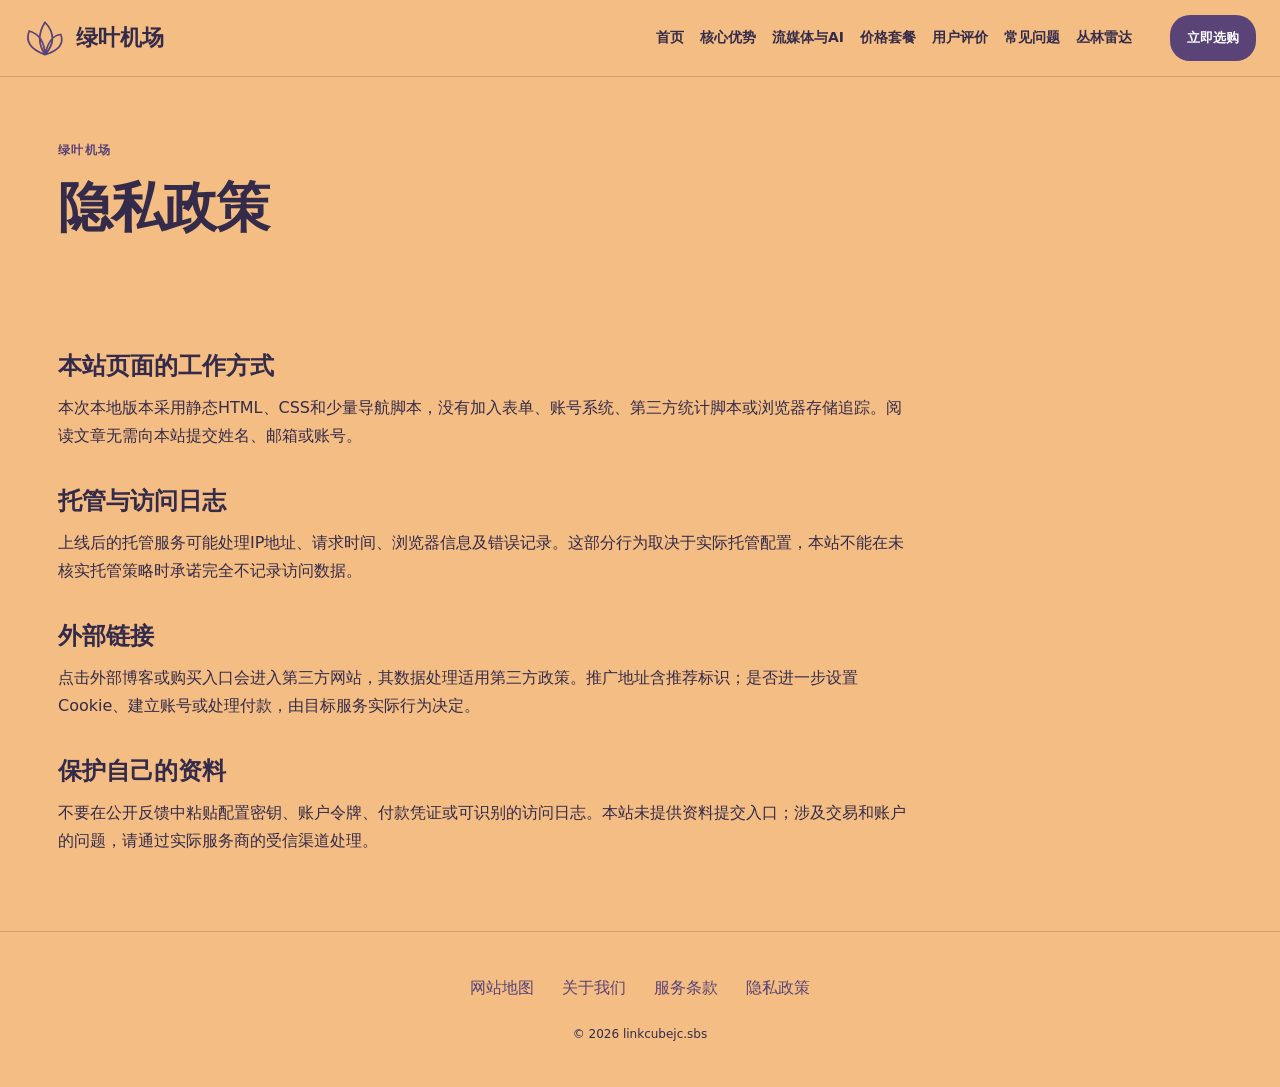
<file: privacy.html>
<!DOCTYPE html>
<html lang="zh-CN"><head><meta charset="UTF-8"><meta name="viewport" content="width=device-width,initial-scale=1"><title>隐私政策｜绿叶机场·丛林雷达</title><meta name="description" content="丛林雷达的隐私政策：说明绿叶机场资料整理、内容使用与第三方服务边界。"><meta name="keywords" content="绿叶机场,隐私政策,丛林雷达,网络使用指南"><link rel="canonical" href="https://linkcubejc.sbs/privacy.html"><meta property="og:type" content="website"><meta property="og:title" content="隐私政策｜绿叶机场·丛林雷达"><meta property="og:description" content="丛林雷达的隐私政策：说明绿叶机场资料整理、内容使用与第三方服务边界。"><meta property="og:url" content="https://linkcubejc.sbs/privacy.html"><meta property="og:image" content="https://linkcubejc.sbs/share.png"><meta property="og:locale" content="zh_CN"><link rel="icon" href="favicon.svg" type="image/svg+xml"><link rel="stylesheet" href="style.css"><script defer src="menu.js"></script><script type="application/ld+json">{"@context": "https://schema.org", "@type": "WebPage", "name": "隐私政策｜绿叶机场·丛林雷达", "url": "https://linkcubejc.sbs/privacy.html", "description": "丛林雷达的隐私政策：说明绿叶机场资料整理、内容使用与第三方服务边界。", "inLanguage": "zh-CN"}</script></head><body class="site-14 hero-B review-2 faq-1 nav-2"><header class="site-header"><div class="nav-wrap"><a class="brand" href="index.html"><svg class="brand-mark" viewBox="0 0 48 48" aria-hidden="true"><path d="M24 43Q12 25 24 6Q41 24 24 43Z M24 43Q-1 34 6 16Q23 21 24 43Z M24 43Q48 36 42 20Q29 21 24 43Z" fill="none" stroke="currentColor" stroke-width="2" stroke-linecap="round" stroke-linejoin="round"/></svg><span>绿叶机场</span></a><nav id="site-menu" aria-label="主导航"><a href="index.html">首页</a><a href="index.html#features">核心优势</a><a href="index.html#streaming">流媒体与AI</a><a href="index.html#pricing">价格套餐</a><a href="index.html#testimonials">用户评价</a><a href="index.html#faq">常见问题</a><a href="jungle-radar.html">丛林雷达</a></nav><div class="nav-actions"><a class="button compact" href="https://ww012.twilightaff.com/#/?code=A56DH1Af" target="_blank" rel="sponsored nofollow noopener">立即选购</a><button type="button" class="menu-toggle" aria-label="切换主导航菜单" aria-controls="site-menu" aria-expanded="false"><span></span><span></span></button></div></div></header><main class="site-main"><header class="page-heading"><span class="eyebrow">绿叶机场</span><h1>隐私政策</h1></header><div class="prose"><h2>本站页面的工作方式</h2><p>本次本地版本采用静态HTML、CSS和少量导航脚本，没有加入表单、账号系统、第三方统计脚本或浏览器存储追踪。阅读文章无需向本站提交姓名、邮箱或账号。</p><h2>托管与访问日志</h2><p>上线后的托管服务可能处理IP地址、请求时间、浏览器信息及错误记录。这部分行为取决于实际托管配置，本站不能在未核实托管策略时承诺完全不记录访问数据。</p><h2>外部链接</h2><p>点击外部博客或购买入口会进入第三方网站，其数据处理适用第三方政策。推广地址含推荐标识；是否进一步设置Cookie、建立账号或处理付款，由目标服务实际行为决定。</p><h2>保护自己的资料</h2><p>不要在公开反馈中粘贴配置密钥、账户令牌、付款凭证或可识别的访问日志。本站未提供资料提交入口；涉及交易和账户的问题，请通过实际服务商的受信渠道处理。</p></div></main><footer class="site-footer"><nav aria-label="页脚导航"><a href="sitemap.html">网站地图</a><a href="about.html">关于我们</a><a href="terms.html">服务条款</a><a href="privacy.html">隐私政策</a></nav><p>© 2026 linkcubejc.sbs</p></footer></body></html>
</file>
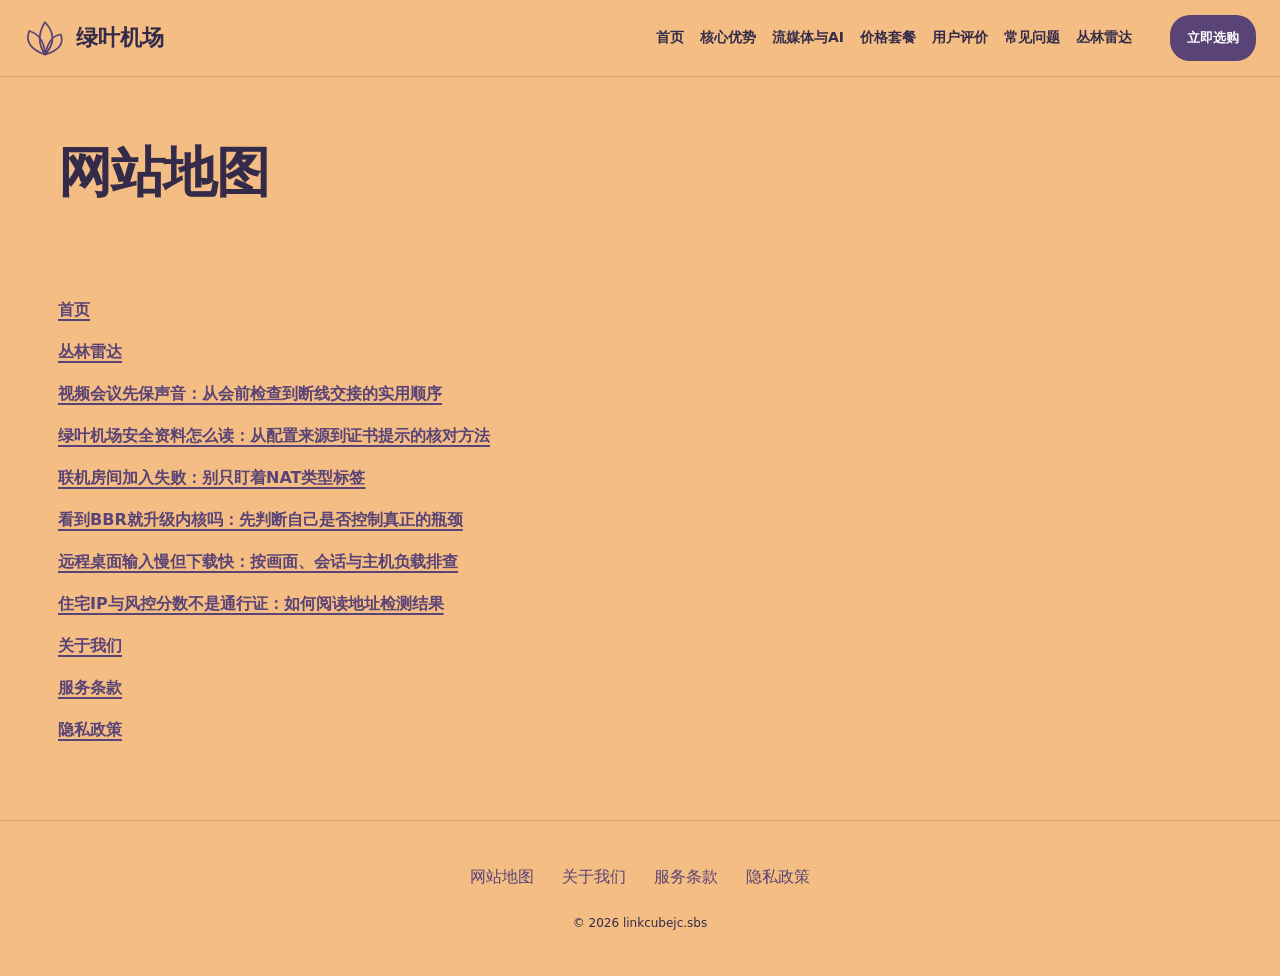
<file: sitemap.html>
<!DOCTYPE html>
<html lang="zh-CN"><head><meta charset="UTF-8"><meta name="viewport" content="width=device-width,initial-scale=1"><title>网站地图｜绿叶机场·丛林雷达</title><meta name="description" content="丛林雷达及绿叶机场资料站的首页、六篇专题文章与辅助说明入口。"><meta name="keywords" content="绿叶机场,网站地图,丛林雷达,网络使用指南"><link rel="canonical" href="https://linkcubejc.sbs/sitemap.html"><meta property="og:type" content="website"><meta property="og:title" content="网站地图｜绿叶机场·丛林雷达"><meta property="og:description" content="丛林雷达及绿叶机场资料站的首页、六篇专题文章与辅助说明入口。"><meta property="og:url" content="https://linkcubejc.sbs/sitemap.html"><meta property="og:image" content="https://linkcubejc.sbs/share.png"><meta property="og:locale" content="zh_CN"><link rel="icon" href="favicon.svg" type="image/svg+xml"><link rel="stylesheet" href="style.css"><script defer src="menu.js"></script><script type="application/ld+json">{"@context": "https://schema.org", "@type": "WebPage", "name": "网站地图｜绿叶机场·丛林雷达", "url": "https://linkcubejc.sbs/sitemap.html", "description": "丛林雷达及绿叶机场资料站的首页、六篇专题文章与辅助说明入口。", "inLanguage": "zh-CN"}</script></head><body class="site-14 hero-B review-2 faq-1 nav-2"><header class="site-header"><div class="nav-wrap"><a class="brand" href="index.html"><svg class="brand-mark" viewBox="0 0 48 48" aria-hidden="true"><path d="M24 43Q12 25 24 6Q41 24 24 43Z M24 43Q-1 34 6 16Q23 21 24 43Z M24 43Q48 36 42 20Q29 21 24 43Z" fill="none" stroke="currentColor" stroke-width="2" stroke-linecap="round" stroke-linejoin="round"/></svg><span>绿叶机场</span></a><nav id="site-menu" aria-label="主导航"><a href="index.html">首页</a><a href="index.html#features">核心优势</a><a href="index.html#streaming">流媒体与AI</a><a href="index.html#pricing">价格套餐</a><a href="index.html#testimonials">用户评价</a><a href="index.html#faq">常见问题</a><a href="jungle-radar.html">丛林雷达</a></nav><div class="nav-actions"><a class="button compact" href="https://ww012.twilightaff.com/#/?code=A56DH1Af" target="_blank" rel="sponsored nofollow noopener">立即选购</a><button type="button" class="menu-toggle" aria-label="切换主导航菜单" aria-controls="site-menu" aria-expanded="false"><span></span><span></span></button></div></div></header><main class="site-main"><header class="page-heading"><h1>网站地图</h1></header><div class="prose"><ul class="map-links"><li><a href="index.html">首页</a></li><li><a href="jungle-radar.html">丛林雷达</a></li><li><a href="linkcube-4k-conference-audio-loss-prevention.html">视频会议先保声音：从会前检查到断线交接的实用顺序</a></li><li><a href="linkcube-anti-active-probe-tunneling.html">绿叶机场安全资料怎么读：从配置来源到证书提示的核对方法</a></li><li><a href="linkcube-fullcone-nat-gaming-handshake.html">联机房间加入失败：别只盯着NAT类型标签</a></li><li><a href="linkcube-kernel-bbrv3-congestion-tuning.html">看到BBR就升级内核吗：先判断自己是否控制真正的瓶颈</a></li><li><a href="linkcube-remote-desktop-rdp-smoothness.html">远程桌面输入慢但下载快：按画面、会话与主机负载排查</a></li><li><a href="linkcube-residential-ip-fraud-score.html">住宅IP与风控分数不是通行证：如何阅读地址检测结果</a></li><li><a href="about.html">关于我们</a></li><li><a href="terms.html">服务条款</a></li><li><a href="privacy.html">隐私政策</a></li></ul></div></main><footer class="site-footer"><nav aria-label="页脚导航"><a href="sitemap.html">网站地图</a><a href="about.html">关于我们</a><a href="terms.html">服务条款</a><a href="privacy.html">隐私政策</a></nav><p>© 2026 linkcubejc.sbs</p></footer></body></html>
</file>
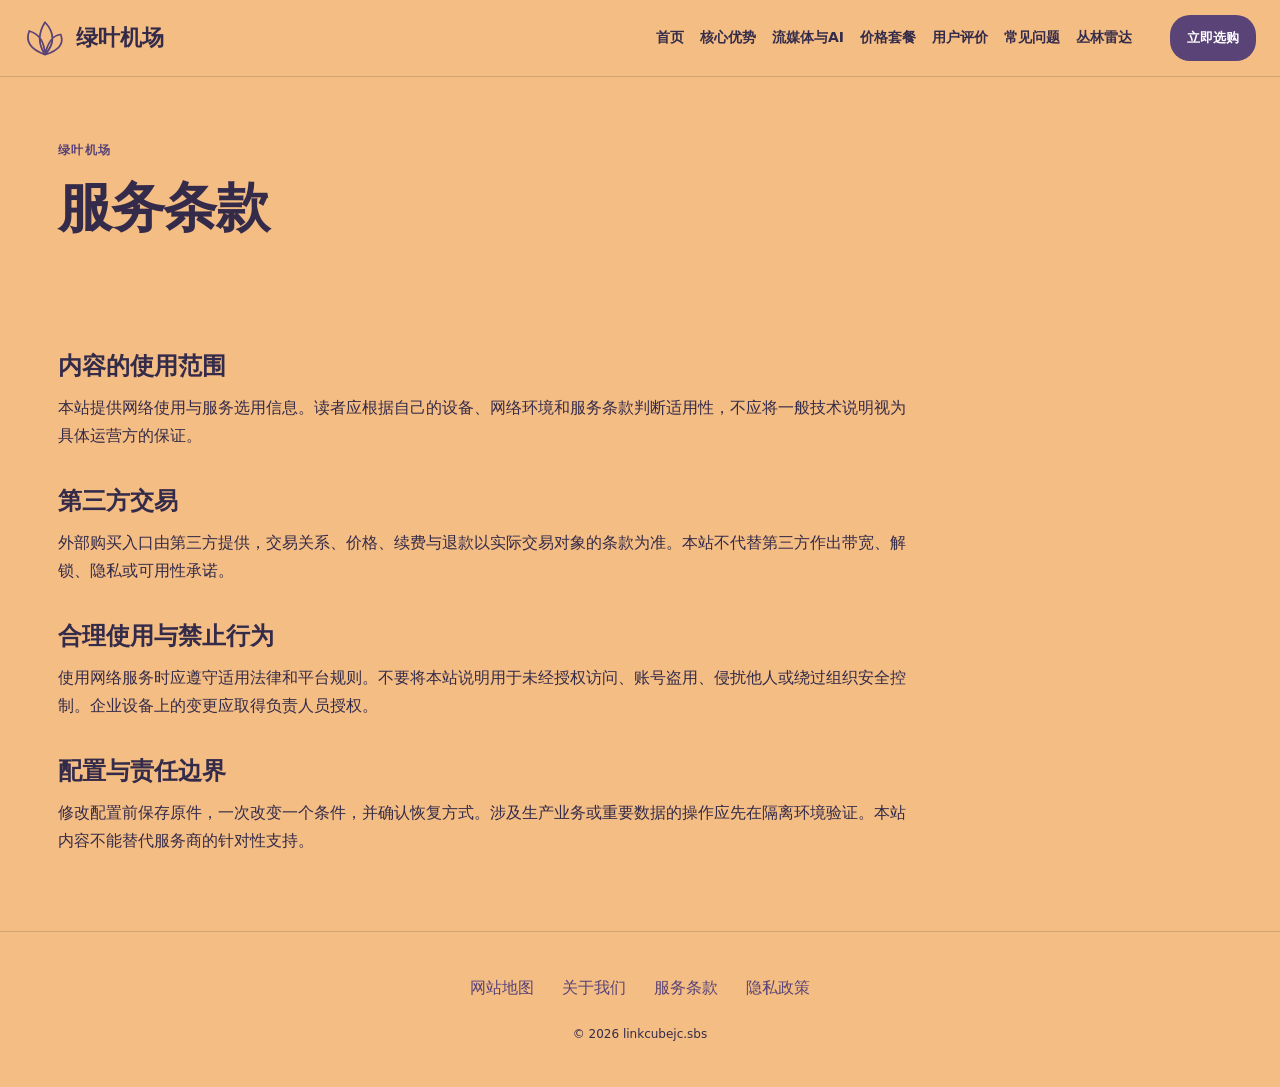
<file: terms.html>
<!DOCTYPE html>
<html lang="zh-CN"><head><meta charset="UTF-8"><meta name="viewport" content="width=device-width,initial-scale=1"><title>服务条款｜绿叶机场·丛林雷达</title><meta name="description" content="丛林雷达的服务条款：说明绿叶机场资料整理、内容使用与第三方服务边界。"><meta name="keywords" content="绿叶机场,服务条款,丛林雷达,网络使用指南"><link rel="canonical" href="https://linkcubejc.sbs/terms.html"><meta property="og:type" content="website"><meta property="og:title" content="服务条款｜绿叶机场·丛林雷达"><meta property="og:description" content="丛林雷达的服务条款：说明绿叶机场资料整理、内容使用与第三方服务边界。"><meta property="og:url" content="https://linkcubejc.sbs/terms.html"><meta property="og:image" content="https://linkcubejc.sbs/share.png"><meta property="og:locale" content="zh_CN"><link rel="icon" href="favicon.svg" type="image/svg+xml"><link rel="stylesheet" href="style.css"><script defer src="menu.js"></script><script type="application/ld+json">{"@context": "https://schema.org", "@type": "WebPage", "name": "服务条款｜绿叶机场·丛林雷达", "url": "https://linkcubejc.sbs/terms.html", "description": "丛林雷达的服务条款：说明绿叶机场资料整理、内容使用与第三方服务边界。", "inLanguage": "zh-CN"}</script></head><body class="site-14 hero-B review-2 faq-1 nav-2"><header class="site-header"><div class="nav-wrap"><a class="brand" href="index.html"><svg class="brand-mark" viewBox="0 0 48 48" aria-hidden="true"><path d="M24 43Q12 25 24 6Q41 24 24 43Z M24 43Q-1 34 6 16Q23 21 24 43Z M24 43Q48 36 42 20Q29 21 24 43Z" fill="none" stroke="currentColor" stroke-width="2" stroke-linecap="round" stroke-linejoin="round"/></svg><span>绿叶机场</span></a><nav id="site-menu" aria-label="主导航"><a href="index.html">首页</a><a href="index.html#features">核心优势</a><a href="index.html#streaming">流媒体与AI</a><a href="index.html#pricing">价格套餐</a><a href="index.html#testimonials">用户评价</a><a href="index.html#faq">常见问题</a><a href="jungle-radar.html">丛林雷达</a></nav><div class="nav-actions"><a class="button compact" href="https://ww012.twilightaff.com/#/?code=A56DH1Af" target="_blank" rel="sponsored nofollow noopener">立即选购</a><button type="button" class="menu-toggle" aria-label="切换主导航菜单" aria-controls="site-menu" aria-expanded="false"><span></span><span></span></button></div></div></header><main class="site-main"><header class="page-heading"><span class="eyebrow">绿叶机场</span><h1>服务条款</h1></header><div class="prose"><h2>内容的使用范围</h2><p>本站提供网络使用与服务选用信息。读者应根据自己的设备、网络环境和服务条款判断适用性，不应将一般技术说明视为具体运营方的保证。</p><h2>第三方交易</h2><p>外部购买入口由第三方提供，交易关系、价格、续费与退款以实际交易对象的条款为准。本站不代替第三方作出带宽、解锁、隐私或可用性承诺。</p><h2>合理使用与禁止行为</h2><p>使用网络服务时应遵守适用法律和平台规则。不要将本站说明用于未经授权访问、账号盗用、侵扰他人或绕过组织安全控制。企业设备上的变更应取得负责人员授权。</p><h2>配置与责任边界</h2><p>修改配置前保存原件，一次改变一个条件，并确认恢复方式。涉及生产业务或重要数据的操作应先在隔离环境验证。本站内容不能替代服务商的针对性支持。</p></div></main><footer class="site-footer"><nav aria-label="页脚导航"><a href="sitemap.html">网站地图</a><a href="about.html">关于我们</a><a href="terms.html">服务条款</a><a href="privacy.html">隐私政策</a></nav><p>© 2026 linkcubejc.sbs</p></footer></body></html>
</file>
<file: style.css>
:root{--bg:#f4bd83;--ink:#342b4a;--accent:#594377;--panel:#ffffff70;--line:#00000025;--button-ink:#ffffff;--font:system-ui,-apple-system,"Microsoft YaHei",sans-serif;--width:1220px;--radius:20px;}
*{box-sizing:border-box}html{scroll-behavior:smooth}body{margin:0;background:var(--bg);color:var(--ink);font-family:var(--font);line-height:1.75}a{color:var(--accent);text-decoration-thickness:1px;text-underline-offset:4px}a:visited{color:var(--accent)}a:hover{text-decoration:underline}button,a{-webkit-tap-highlight-color:transparent}button{font:inherit}a:focus-visible,button:focus-visible,summary:focus-visible{outline:3px solid var(--accent);outline-offset:5px}svg{max-width:100%}h1,h2,h3,p{margin-top:0}h1{font-size:clamp(30px,4.2vw,58px);line-height:1.2;letter-spacing:-.025em;max-width:19ch}h2{font-size:clamp(25px,3vw,38px);line-height:1.3;margin-bottom:12px}h3{font-size:19px;line-height:1.5}p{overflow-wrap:anywhere}img{max-width:100%;height:auto}.site-header{position:sticky;top:0;z-index:20;background:var(--bg);border-bottom:1px solid var(--line)}.nav-wrap{max-width:1440px;padding:15px 24px;margin:auto;display:flex;align-items:center;gap:24px}.brand{color:var(--ink)!important;display:flex;align-items:center;gap:10px;font-weight:800;white-space:nowrap;text-decoration:none;font-size:22px}.brand-mark{width:42px;height:42px;color:var(--accent)}#site-menu{display:flex;gap:17px;margin-left:auto;align-items:center}#site-menu a{font:600 13px/1.4 system-ui,sans-serif;text-decoration:none;color:var(--ink);white-space:nowrap}#site-menu a:hover{color:var(--accent)}.nav-actions{display:flex;align-items:center;gap:10px;margin-left:auto}.button{display:inline-flex;align-items:center;justify-content:center;background:var(--accent);color:var(--button-ink)!important;padding:13px 24px;border-radius:var(--radius);font:700 15px/1.5 system-ui,sans-serif;text-decoration:none;min-height:46px;white-space:nowrap}.button:hover{filter:brightness(.94);text-decoration:none}.compact{font-size:13px;padding:10px 17px}.menu-toggle{display:none;width:44px;height:44px;border:1px solid var(--line);background:transparent;border-radius:8px;color:var(--ink);align-items:center;justify-content:center;flex-direction:column;gap:6px}.menu-toggle span{display:block;width:20px;height:2px;background:currentColor}.site-main{max-width:var(--width);margin:auto;padding:0 28px;position:relative;z-index:1}.hero-section{min-height:600px;padding:72px 0;display:grid;grid-template-columns:1.1fr .9fr;gap:52px;align-items:center}.hero-intro{font-size:18px;max-width:40em}.eyebrow{display:block;color:var(--accent);font:700 12px/1.6 system-ui,sans-serif;letter-spacing:.12em;margin-bottom:16px}.hero-actions{display:flex;gap:24px;align-items:center;flex-wrap:wrap;margin-top:30px}.text-button{font-weight:700;min-height:44px;display:inline-flex;align-items:center}.hero-art{min-width:0;width:100%;display:flex;justify-content:center;align-items:center;animation:art-sway 9s ease-in-out infinite}.hero-art>svg{width:100%;height:auto!important;aspect-ratio:13/11;max-height:460px!important}.hero-A .hero-art{grid-column:1;grid-row:1}.hero-A .hero-copy{grid-column:2}.hero-C .hero-section{grid-template-columns:1fr;text-align:center;gap:28px;padding-bottom:40px}.hero-C h1,.hero-C .hero-intro{margin-left:auto;margin-right:auto}.hero-C .hero-actions{justify-content:center}.hero-C .hero-art{width:min(660px,100%);margin:auto}.hero-D .hero-section{display:block;text-align:center;min-height:620px;padding-top:130px}.hero-D h1,.hero-D .hero-intro{margin-left:auto;margin-right:auto}.hero-D .hero-actions{justify-content:center}.hero-D .hero-section>.hero-art{display:none}.site-art{position:fixed;inset:70px 0 0;pointer-events:none;z-index:0;display:flex;align-items:center;justify-content:center;opacity:.15;animation:art-sway 12s ease-in-out infinite}.site-art>svg{width:85vw;height:80vh!important;max-height:none!important}.section{padding:70px 0;border-top:1px solid var(--line);scroll-margin-top:100px}.section-heading{margin-bottom:32px}.section-intro{max-width:750px;margin-bottom:26px}.features{display:grid;gap:24px}.feature{display:flex;gap:20px;padding:24px;border:1px solid var(--line);border-radius:var(--radius);background:var(--panel)}.feature>svg{width:46px;height:46px;flex-shrink:0;color:var(--accent)}.feature p{margin-bottom:0}.features.tiles{grid-template-columns:repeat(2,minmax(0,1fr))}.features.rail{grid-template-columns:repeat(4,minmax(0,1fr))}.features.rail .feature{display:block;padding:22px 18px}.features.rail .feature svg{margin-bottom:14px}.features.list .feature{border-width:0 0 1px;border-radius:0;background:transparent}.features.list{grid-template-columns:1fr}.features.list .feature>div{display:grid;grid-template-columns:220px 1fr;gap:28px}.use-cases{display:grid;gap:24px}.use-cases.columns{grid-template-columns:repeat(3,minmax(0,1fr))}.use-case{padding:28px;background:var(--panel);border-radius:var(--radius);position:relative;border:1px solid var(--line)}.use-cases.rows .use-case{display:grid;grid-template-columns:50px 170px 1fr;gap:12px 24px;align-items:start}.use-cases.rows .use-case>p:not(.platforms),.use-cases.rows .status{grid-column:3}.use-cases.steps .use-case:nth-child(2){margin-left:7%}.use-cases.steps .use-case:nth-child(3){margin-left:14%}.item-no,.review-mark{color:var(--accent);font-size:26px;font-weight:700}.platforms{font-size:14px;color:var(--accent)}.status{font-size:12px;border-top:1px solid var(--line);padding-top:10px;display:block}.plans{display:grid;gap:22px}.plans.cards{grid-template-columns:repeat(3,minmax(0,1fr))}.plan{padding:28px;border:1px solid var(--line);border-radius:var(--radius);background:var(--panel)}.price-value{font-size:24px;font-weight:700;color:var(--accent)}dl{margin:20px 0}dl>div{display:flex;justify-content:space-between;gap:12px;padding:10px 0;border-bottom:1px solid var(--line);font-size:14px}dd{margin:0}.plans.table .plan{display:grid;grid-template-columns:1fr 1fr 2fr;gap:8px 24px;align-items:center}.plans.table .plan>h3{grid-column:1}.plans.table .price-value{grid-column:2;grid-row:1/3}.plans.table dl{grid-column:3;grid-row:1/4;margin:0}.plans.table .small{grid-column:1/3}.small{font-size:12px;opacity:.8}.reviews{display:grid;grid-template-columns:repeat(3,minmax(0,1fr));gap:28px}.review{padding:28px 0;border-top:3px solid var(--accent)}.review h3{margin-top:16px}.faq-list{max-width:900px}.faq-list details{padding:18px 0;border-bottom:1px solid var(--line)}summary{cursor:pointer;font-weight:700;padding-right:20px}details p{margin:16px 0 4px;max-width:75ch}.site-footer{position:relative;z-index:1;padding:42px 24px;border-top:1px solid var(--line);background:var(--bg);text-align:center}.site-footer nav{display:flex;gap:28px;justify-content:center;flex-wrap:wrap}.site-footer p{font-size:12px;margin:22px 0 0}.page-heading{padding:64px 0 38px}.page-heading h1{max-width:25ch}.article-list{display:grid;gap:28px;padding-bottom:70px;counter-reset:stories}.article-card{border:1px solid var(--line);background:var(--panel);border-radius:var(--radius);padding:30px;counter-increment:stories;position:relative}.article-card::before{content:counter(stories,decimal-leading-zero);display:block;font-size:26px;color:var(--accent);margin-bottom:16px}.article-card h2{font-size:23px}.article-card p{margin-bottom:20px}.article-list.split{grid-template-columns:repeat(2,minmax(0,1fr))}.article-list.stack{grid-template-columns:1fr}.article-list.stack .article-card{display:grid;grid-template-columns:64px 1fr 1fr;gap:20px}.article-list.stack .article-card a{grid-column:2}.article-list.mosaic{grid-template-columns:repeat(3,minmax(0,1fr))}.article-list.mosaic .article-card:first-child{grid-column:span 2}.article-page{max-width:850px;margin:auto;padding:56px 0 80px}.article-page h1{max-width:100%;font-size:clamp(28px,3.5vw,44px)}.article-page .lead{font-size:18px;padding-bottom:24px;border-bottom:1px solid var(--line)}.article-body h2{font-size:25px;margin:40px 0 18px}.article-body p{font-size:17px;line-height:1.95;margin-bottom:20px}.article-body a,.article-body a:visited{color:var(--accent);font-weight:700}.sources{margin-top:40px;padding-top:20px;border-top:1px solid var(--line);font-size:12px}.sources p{overflow-wrap:anywhere}.prose{max-width:850px;padding-bottom:60px}.prose h2{font-size:24px;margin-top:36px}.map-links{list-style:none;padding:0;display:grid;gap:14px}.site-0 .section-heading,.site-6 .section-heading,.site-12 .section-heading{border-left:5px solid var(--accent);padding-left:22px}.site-1 .section-heading,.site-7 .section-heading,.site-13 .section-heading{text-align:center}.site-2 .section-heading,.site-8 .section-heading,.site-14 .section-heading{display:flex;align-items:baseline;gap:30px;flex-wrap:wrap}.site-3 .section,.site-9 .section,.site-15 .section{border-top-width:3px}.site-4 .feature,.site-10 .feature,.site-16 .feature{border-inline-start:5px solid var(--accent)}.site-5 .use-case,.site-11 .use-case,.site-17 .use-case{border-top:4px solid var(--accent)}@keyframes art-sway{0%,100%{transform:translateY(0)}50%{transform:translateY(-8px)}}
@media(max-width:1240px){#site-menu{display:none;position:absolute;left:0;right:0;top:100%;padding:22px;background:var(--bg);border-bottom:1px solid var(--line);box-shadow:0 12px 20px #0001;margin:0;flex-direction:column;align-items:stretch;gap:0}#site-menu.is-open{display:flex}#site-menu a{padding:12px}.menu-toggle{display:flex}.features.rail{grid-template-columns:repeat(2,minmax(0,1fr))}.nav-wrap{position:relative}.nav-actions{margin-left:auto}}
@media(max-width:768px){.site-main{padding:0 22px}.hero-section,.hero-A .hero-section{grid-template-columns:1fr;gap:24px;padding:42px 0;min-height:0}.hero-A .hero-copy,.hero-A .hero-art{grid-column:auto;grid-row:auto}.hero-A .hero-copy{order:0}.hero-A .hero-art{order:1}.hero-art>svg{max-height:340px!important}.hero-D .hero-section{padding:75px 0;min-height:520px}.hero-intro{font-size:16px}.hero-copy h1{max-width:21ch}.section{padding:48px 0}.features.tiles,.features.rail,.use-cases.columns,.plans.cards,.reviews,.article-list.split,.article-list.mosaic{grid-template-columns:1fr}.features.list .feature>div{display:block}.features.rail .feature{display:flex}.use-cases.rows .use-case{display:block}.use-cases.steps .use-case:nth-child(n){margin-left:0}.plans.table .plan{display:block}.article-list.mosaic .article-card:first-child{grid-column:auto}.article-list.stack .article-card{display:block}.page-heading{padding-top:40px}.article-page{padding-top:38px}.article-body p{font-size:16px}.nav-wrap{padding:12px 16px;gap:12px}.brand{font-size:19px;gap:7px}.brand-mark{width:32px;height:32px}.compact{padding:10px 12px;font-size:12px}.site-footer nav{gap:14px 24px}.site-art{opacity:.09}.section-heading{display:block!important}}
@media(max-width:360px){.site-main{padding:0 16px}.nav-wrap{padding:10px 12px}.brand-mark{width:28px}.brand{font-size:17px}.nav-actions{gap:7px}.compact{padding:9px}.menu-toggle{width:38px;height:40px}.hero-actions{gap:18px}.feature,.plan,.use-case,.article-card{padding:21px}.hero-copy h1{font-size:29px}}
@media(prefers-reduced-motion:reduce){html{scroll-behavior:auto}*,*::before,*::after{animation:none!important;transition:none!important}}

.review-1 .reviews{grid-template-columns:1fr}.review-1 .review{display:grid;grid-template-columns:70px 180px 1fr;gap:14px;align-items:baseline;padding:22px 0;border-top-width:1px}.review-1 .review h3{margin:0}.review-1 .review .small{grid-column:3}.review-2 .reviews{grid-template-columns:1.3fr 1fr}.review-2 .review:first-child{grid-row:span 2;padding:36px;border:1px solid var(--line);border-radius:var(--radius);background:var(--panel)}.faq-1 .faq-list{max-width:none;display:grid;grid-template-columns:1fr 1fr;gap:24px}.faq-1 details:last-child{grid-column:span 2}.faq-2 .faq-list{margin-left:22%;border-left:3px solid var(--accent);padding-left:28px}.site-0 .hero-section{grid-template-columns:1.25fr .75fr}.site-1 .hero-section{grid-template-columns:1.1fr 1fr}.site-4 .hero-section{gap:90px}.site-5 .hero-copy{border-left:3px solid var(--accent);padding-left:30px}.site-6 .hero-art{border:1px solid var(--line);border-radius:50%;padding:25px}.site-7 .hero-section{padding-top:52px}.site-7 .hero-art{max-width:520px}.site-9 h1{font-size:clamp(32px,4.8vw,65px)}.site-10 .hero-section{grid-template-columns:.8fr 1.2fr}.site-11 .hero-copy{max-width:900px;margin:auto}.site-13 .hero-art{max-width:570px}.site-14 .hero-copy{border-bottom:4px solid var(--accent);padding-bottom:32px}.site-15 h1{font-weight:500;letter-spacing:-.04em}.site-17 .hero-section{gap:80px}.site-art{opacity:.3}.hero-D .article-page,.hero-D .prose{background:color-mix(in srgb,var(--bg) 88%,transparent);padding:36px}.hero-D .hero-copy{position:relative}.hero-D .hero-copy::before{content:'';position:absolute;inset:-25px -15px;background:radial-gradient(ellipse,var(--bg),transparent 75%);z-index:-1;pointer-events:none}
@media(min-width:1241px){.nav-1 .nav-wrap{display:grid;grid-template-columns:1fr auto 1fr;gap:10px 30px}.nav-1 .brand{grid-column:2;grid-row:1;justify-content:center}.nav-1 .nav-actions{grid-column:3;grid-row:1}.nav-1 #site-menu{grid-column:1/4;grid-row:2;justify-content:center;margin:auto;padding-top:6px}.nav-1 .section{scroll-margin-top:160px}.nav-2 .nav-wrap{display:grid;grid-template-columns:auto 1fr auto;gap:10px 35px}.nav-2 .brand{grid-row:1/3}.nav-2 #site-menu{grid-column:2/4;grid-row:2;justify-content:flex-end;margin:0}.nav-2 .nav-actions{grid-column:3;grid-row:1}.nav-2 .section{scroll-margin-top:150px}}
@media(max-width:768px){.hero-section{grid-template-columns:1fr!important;gap:26px!important}.hero-copy{border-left:0!important;padding-left:0!important}.review-1 .review{display:block}.review-1 .review h3{margin:12px 0}.review-2 .reviews{grid-template-columns:1fr}.review-2 .review:first-child{grid-row:auto;padding:24px}.faq-1 .faq-list{grid-template-columns:1fr;gap:0}.faq-1 details:last-child{grid-column:auto}.faq-2 .faq-list{margin-left:0;padding-left:20px}.site-art{opacity:.22}.hero-D .article-page,.hero-D .prose{padding:26px 10px}}
.site-2 .site-art{opacity:.85}.site-12 .site-art{opacity:1}.site-12 .site-art path{opacity:.65}.site-16 .site-art{opacity:.6}@media(max-width:768px){.site-2 .site-art{opacity:.7}.site-12 .site-art{opacity:1}.site-16 .site-art{opacity:.5}}.site-5 .hero-art{position:relative}.site-5 .hero-art>svg:first-child{position:absolute;inset:0}.site-5 .coffee-mark{position:relative}.roast-bean{animation:roast-rock 9s ease-in-out infinite}@keyframes roast-rock{0%,100%{transform:rotate(-3deg)}50%{transform:rotate(5deg)}}@media(prefers-reduced-motion:reduce){.roast-bean{animation:none!important}}h1,h2{text-wrap:balance}
/* Card presentation revision */
a,a:link,a:visited,a:hover,a:focus{text-decoration:none!important}.features,.features.rail,.features.tiles,.features.list{display:grid;grid-template-columns:repeat(2,minmax(0,1fr));gap:24px}.features.list .feature>div{display:block}.feature,.features.rail .feature{display:block;padding:28px}.feature>svg{margin-bottom:16px}.use-cases,.use-cases.rows,.use-cases.steps,.use-cases.columns{display:grid;grid-template-columns:repeat(3,minmax(0,1fr));gap:24px}.use-cases.rows .use-case{display:block}.use-cases.steps .use-case:nth-child(n){margin-left:0}.plans,.plans.table,.plans.cards{grid-template-columns:repeat(3,minmax(0,1fr));align-items:stretch}.plans.table .plan,.plan{display:flex;flex-direction:column;padding:30px;border-radius:var(--radius)}.plan .price-value{font-size:40px;margin:16px 0}.price-value small{font-size:14px;font-weight:400}.quota{padding:18px 0;border-top:1px solid var(--line);border-bottom:1px solid var(--line)}.quota strong{font-size:28px}.plan ul{padding-left:19px;flex:1}.plan li{margin:14px 0}.reviews,.review-1 .reviews,.review-2 .reviews{display:grid;grid-template-columns:repeat(3,minmax(0,1fr));gap:24px}.review,.review-1 .review,.review-2 .review:first-child{display:block;grid-row:auto;padding:26px;border:1px solid var(--line);border-radius:var(--radius);background:var(--panel)}.faq-1 .faq-list{display:block}.faq-2 .faq-list{margin-left:0}.site-5 .hero-copy{border-left:0;padding-left:0}@media(max-width:768px){.features,.features.rail,.features.tiles,.features.list,.use-cases,.use-cases.rows,.use-cases.steps,.use-cases.columns,.plans,.plans.cards,.plans.table,.reviews,.review-1 .reviews,.review-2 .reviews{grid-template-columns:1fr}}

/* Final vertical cards, including the independent article index. */
.features,.features.rail,.features.tiles,.features.list{grid-template-columns:repeat(4,minmax(0,1fr));align-items:stretch}
.feature,.features.list .feature,.features.rail .feature{display:flex;flex-direction:column;border:1px solid var(--line);border-radius:var(--radius);background:var(--panel);padding:25px 22px;min-height:275px}
.features.list .feature>div{display:block}.feature p{font-size:15px}.feature>svg{margin:0 0 18px}.use-case{min-height:280px;display:flex!important;flex-direction:column}.use-case .platforms{margin-top:0}
.plan{min-height:430px}.plan ul{margin-bottom:0}.reviews .review{min-height:270px}.reviews .review .small{line-height:1.8}
.article-list,.article-list.split,.article-list.stack,.article-list.mosaic{grid-template-columns:repeat(3,minmax(0,1fr));align-items:stretch}
.article-list .article-card,.article-list.stack .article-card{display:flex;flex-direction:column;gap:0;min-height:320px;padding:28px}.article-list.mosaic .article-card:first-child{grid-column:auto}.article-card a{margin-top:auto;align-self:flex-start;padding:8px 0}.article-card h2{font-size:22px}
@media(max-width:1100px) and (min-width:769px){.features,.features.rail,.features.tiles,.features.list{grid-template-columns:repeat(2,minmax(0,1fr))}.article-list,.article-list.split,.article-list.stack,.article-list.mosaic{grid-template-columns:repeat(2,minmax(0,1fr))}.plan{padding:22px!important}.price-value{font-size:34px!important}}
@media(max-width:768px){.features,.features.rail,.features.tiles,.features.list,.article-list,.article-list.split,.article-list.stack,.article-list.mosaic{grid-template-columns:1fr}.feature,.features.list .feature,.features.rail .feature,.use-case,.reviews .review{min-height:0}.plan{min-height:400px}.article-list .article-card{min-height:265px}.hero-art{max-width:100%}.site-art{max-width:100vw}}

/* ==========================================================================
   Navigation Alignment, Article Hyperlinks & Clickable Cards Update
   ========================================================================== */

/* 1. Ensure CTA button and all menu items stay on the exact same row */
.site-header .nav-wrap,
.nav-0 .nav-wrap,
.nav-1 .nav-wrap,
.nav-2 .nav-wrap {
  display: flex !important;
  align-items: center !important;
  justify-content: flex-start !important;
  gap: 20px !important;
  flex-wrap: nowrap !important;
  grid-template-columns: none !important;
  grid-template-rows: none !important;
}

.site-header .brand,
.nav-0 .brand,
.nav-1 .brand,
.nav-2 .brand {
  flex-shrink: 0 !important;
  margin-right: auto !important;
  grid-column: auto !important;
  grid-row: auto !important;
}

.site-header #site-menu,
.nav-0 #site-menu,
.nav-1 #site-menu,
.nav-2 #site-menu {
  display: flex !important;
  align-items: center !important;
  gap: 16px !important;
  margin: 0 !important;
  padding: 0 !important;
  flex-shrink: 0 !important;
  grid-column: auto !important;
  grid-row: auto !important;
}

.site-header #site-menu a,
.nav-0 #site-menu a,
.nav-1 #site-menu a,
.nav-2 #site-menu a {
  white-space: nowrap !important;
  font-size: 14px !important;
}

.site-header .nav-actions,
.nav-0 .nav-actions,
.nav-1 .nav-actions,
.nav-2 .nav-actions {
  display: flex !important;
  align-items: center !important;
  gap: 12px !important;
  margin-left: 18px !important;
  flex-shrink: 0 !important;
  grid-column: auto !important;
  grid-row: auto !important;
}

.site-header .nav-actions .button,
.nav-0 .nav-actions .button,
.nav-1 .nav-actions .button,
.nav-2 .nav-actions .button {
  white-space: nowrap !important;
}

/* Responsive mobile drawer below 980px */
@media (max-width: 980px) {
  .site-header #site-menu,
  .nav-0 #site-menu,
  .nav-1 #site-menu,
  .nav-2 #site-menu {
    display: none !important;
    position: absolute !important;
    left: 0 !important;
    right: 0 !important;
    top: 100% !important;
    padding: 18px 24px !important;
    background: var(--bg) !important;
    border-bottom: 1px solid var(--line) !important;
    box-shadow: 0 12px 24px rgba(0, 0, 0, 0.15) !important;
    flex-direction: column !important;
    align-items: stretch !important;
    gap: 0 !important;
    z-index: 100 !important;
  }
  .site-header #site-menu.is-open,
  .nav-0 #site-menu.is-open,
  .nav-1 #site-menu.is-open,
  .nav-2 #site-menu.is-open {
    display: flex !important;
  }
  .site-header #site-menu a,
  .nav-0 #site-menu a,
  .nav-1 #site-menu a,
  .nav-2 #site-menu a {
    padding: 12px 0 !important;
    border-bottom: 1px solid var(--line) !important;
  }
  .site-header #site-menu a:last-child,
  .nav-0 #site-menu a:last-child,
  .nav-1 #site-menu a:last-child,
  .nav-2 #site-menu a:last-child {
    border-bottom: none !important;
  }
  .site-header .menu-toggle {
    display: flex !important;
  }
}

/* 2. Article & prose hyperlinks prominent colored styling */
.article-page a:not(.button):not(.brand),
.article-body a:not(.button):not(.brand),
.prose a:not(.button):not(.brand),
article a:not(.button):not(.brand) {
  color: var(--accent) !important;
  font-weight: 700 !important;
  text-decoration: underline !important;
  text-decoration-thickness: 2px !important;
  text-underline-offset: 4px !important;
  transition: opacity 0.2s ease !important;
}

.article-page a:not(.button):not(.brand):hover,
.article-body a:not(.button):not(.brand):hover,
.prose a:not(.button):not(.brand):hover,
article a:not(.button):not(.brand):hover {
  text-decoration: underline !important;
  opacity: 0.8 !important;
}

/* 3. Entire Article Card Clickable */
.article-list .article-card,
.article-card {
  position: relative !important;
  cursor: pointer !important;
  transition: transform 0.2s ease, box-shadow 0.2s ease, border-color 0.2s ease !important;
}

.article-list .article-card:hover,
.article-card:hover {
  transform: translateY(-4px) !important;
  box-shadow: 0 10px 24px rgba(0, 0, 0, 0.15) !important;
  border-color: var(--accent) !important;
}

.article-card a {
  color: var(--accent) !important;
  font-weight: 700 !important;
  position: static !important;
}

.article-card a::after {
  content: "" !important;
  position: absolute !important;
  inset: 0 !important;
  z-index: 2 !important;
  cursor: pointer !important;
}

/* 4. Pricing Plan Purchase Button */
.plan .button {
  width: 100% !important;
  margin-top: 24px !important;
  text-align: center !important;
  box-shadow: 0 4px 14px rgba(0, 0, 0, 0.12) !important;
  transition: transform 0.2s ease, filter 0.2s ease, box-shadow 0.2s ease !important;
}
.plan .button:hover {
  transform: translateY(-2px) !important;
  filter: brightness(0.92) !important;
  box-shadow: 0 6px 18px rgba(0, 0, 0, 0.18) !important;
}
</file>
<file: seo-guide.css>
.seo-plan-guide .seo-cost-form{display:grid;grid-template-columns:repeat(3,minmax(0,1fr));gap:1rem;margin:1.5rem 0}.seo-plan-guide label{display:grid;gap:.45rem;min-width:0}.seo-plan-guide input{width:100%;min-width:0;min-height:44px;padding:.7rem;border:1px solid currentColor;border-radius:8px;background:transparent;color:inherit;font:inherit}.seo-plan-guide button{cursor:pointer;min-height:44px;border:1px solid currentColor;font:inherit}.seo-plan-guide output{grid-column:1/-1;display:block;overflow-wrap:anywhere}.seo-reading a{text-decoration:underline;text-underline-offset:3px}.seo-reading li{margin:.7rem 0}#pricing .price-value{font-size:clamp(1.2rem,2vw,1.7rem);line-height:1.5}.hero-section h1{text-wrap:balance}#pricing,#plan-guide{scroll-margin-top:100px}@media(max-width:680px){.seo-plan-guide .seo-cost-form{grid-template-columns:1fr}}
</file>
